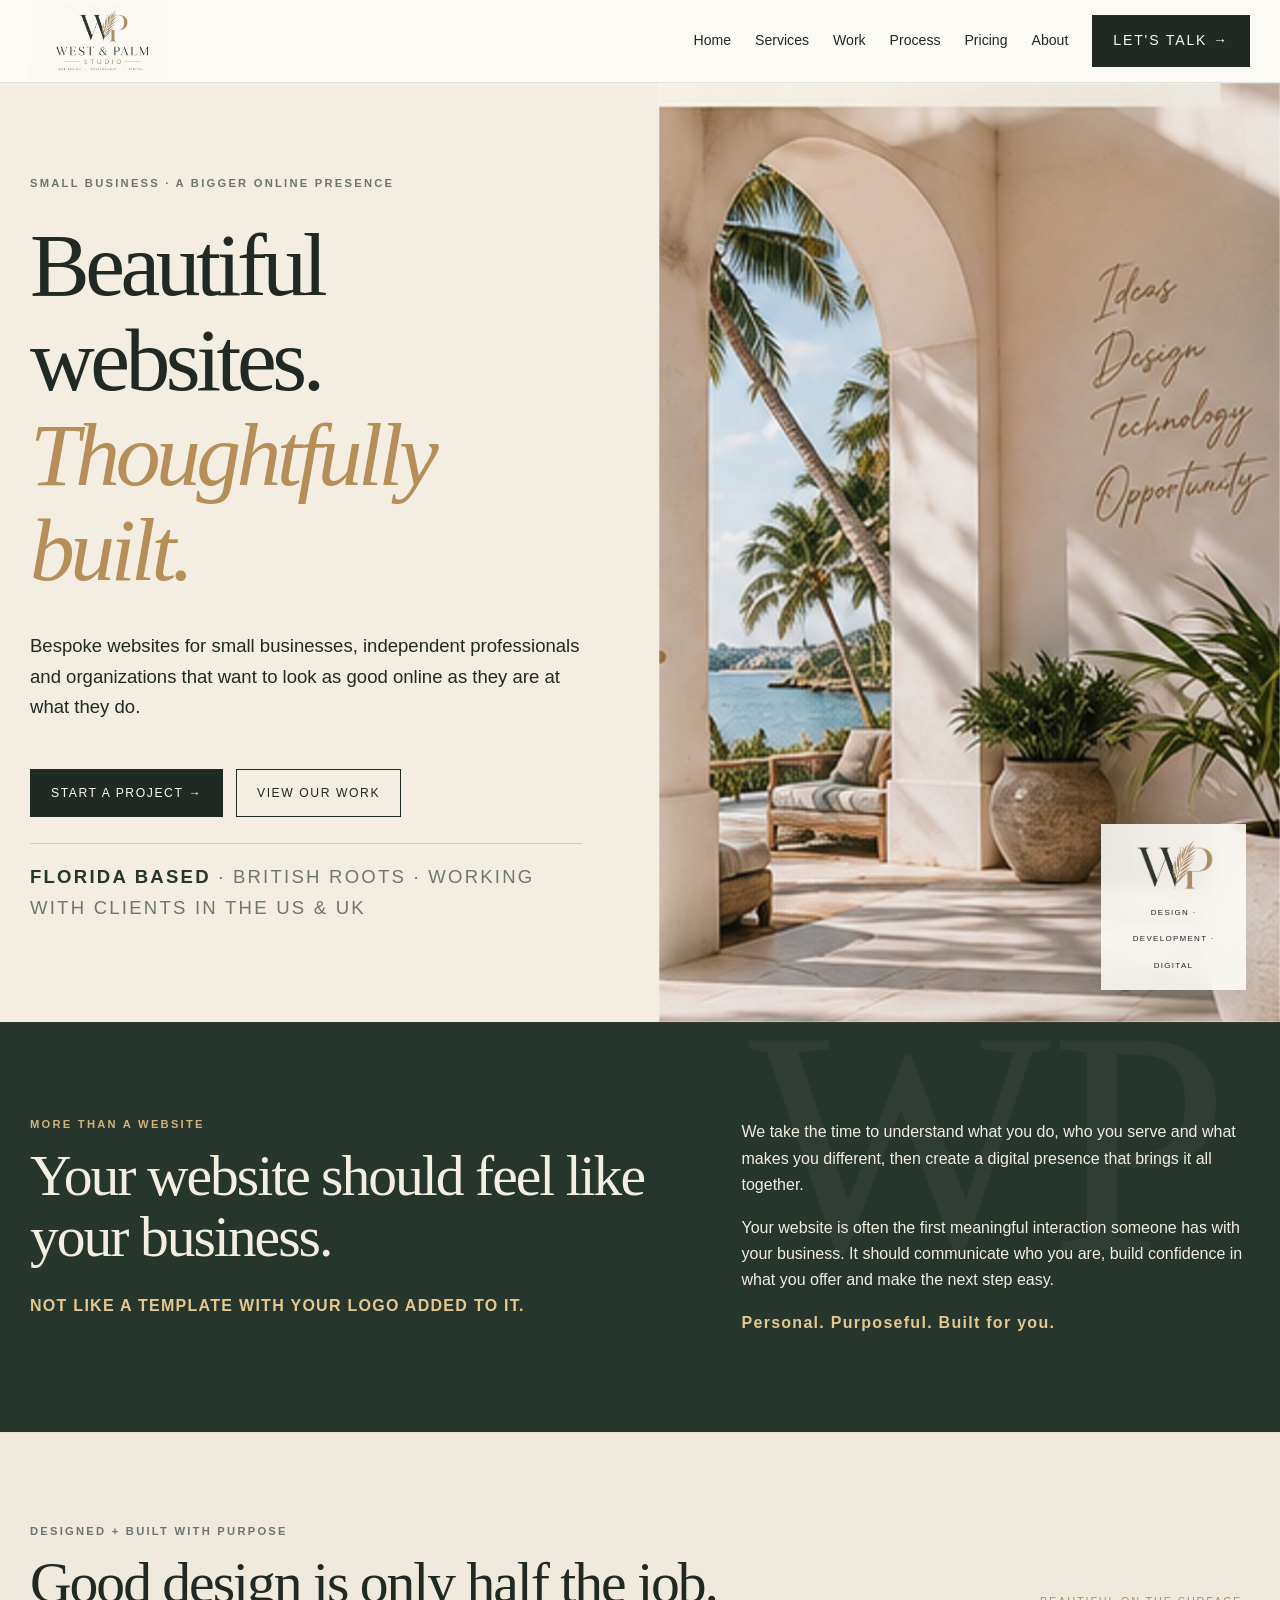
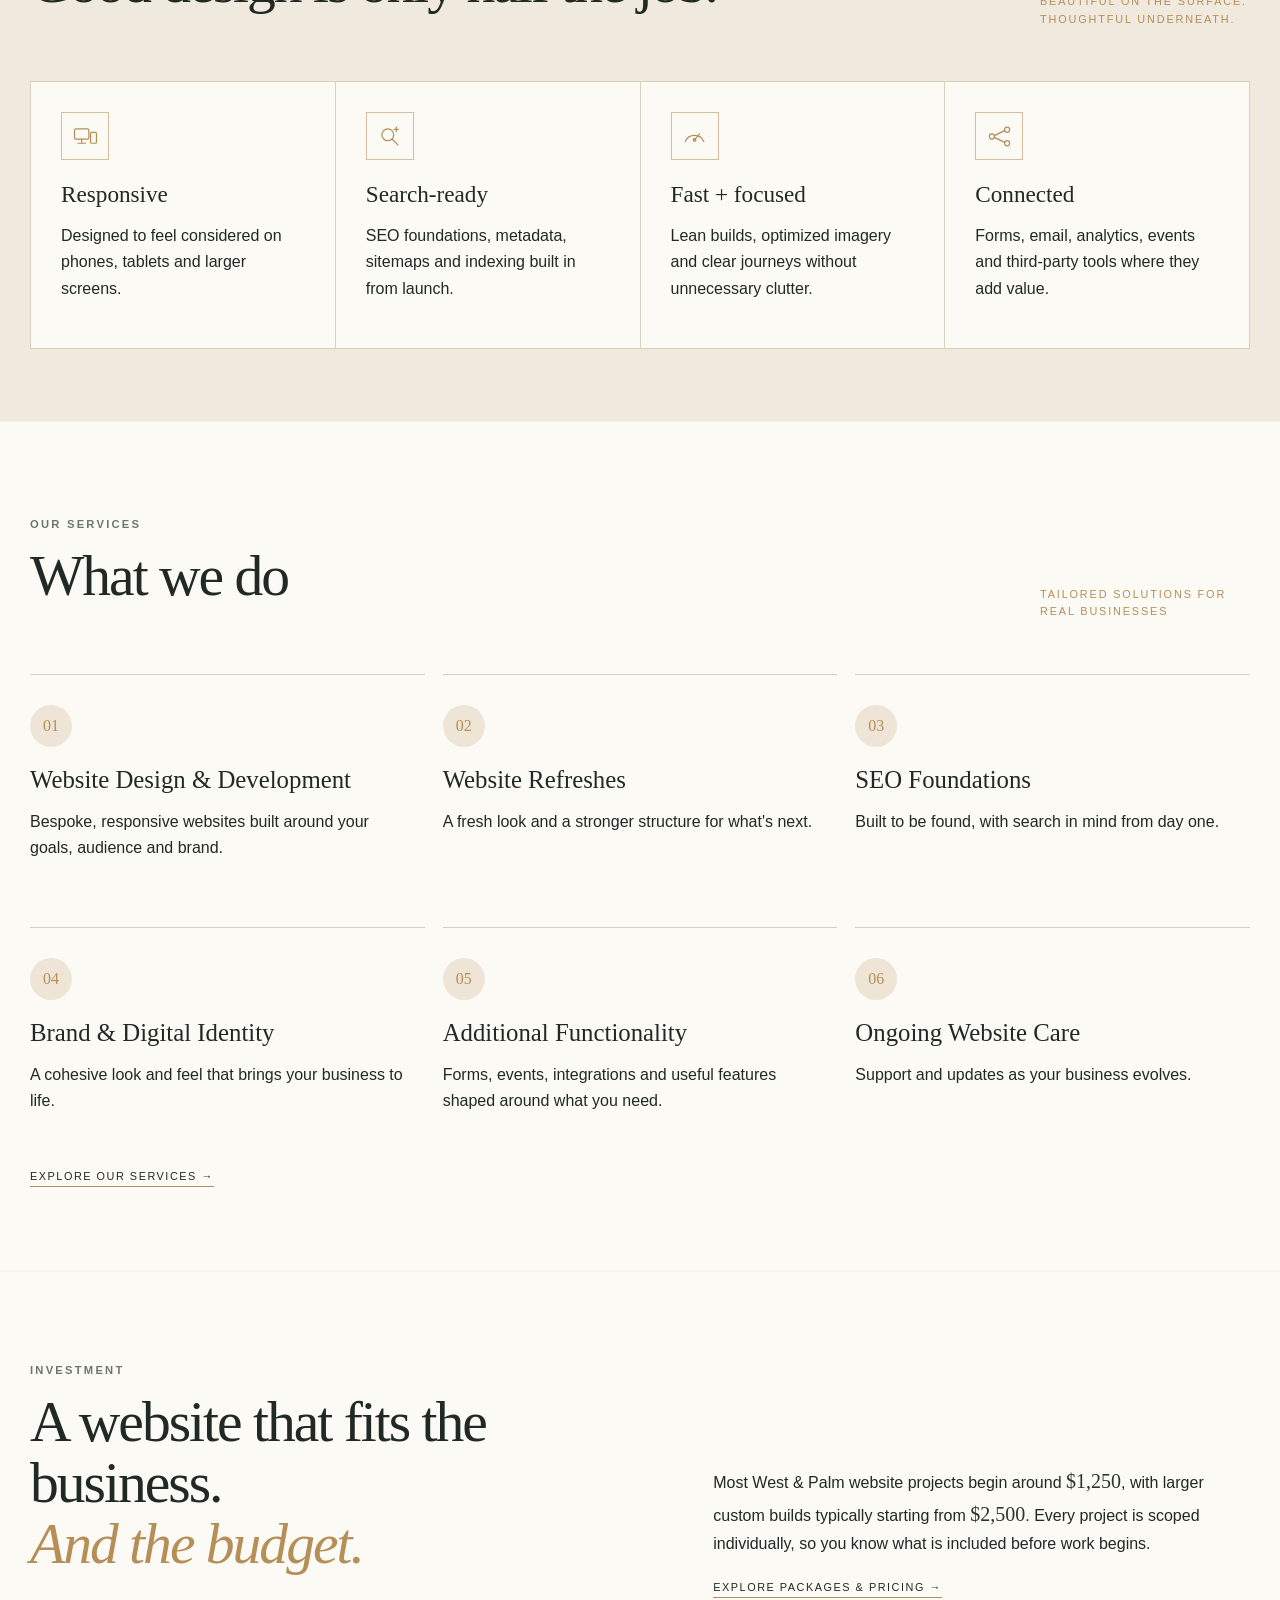
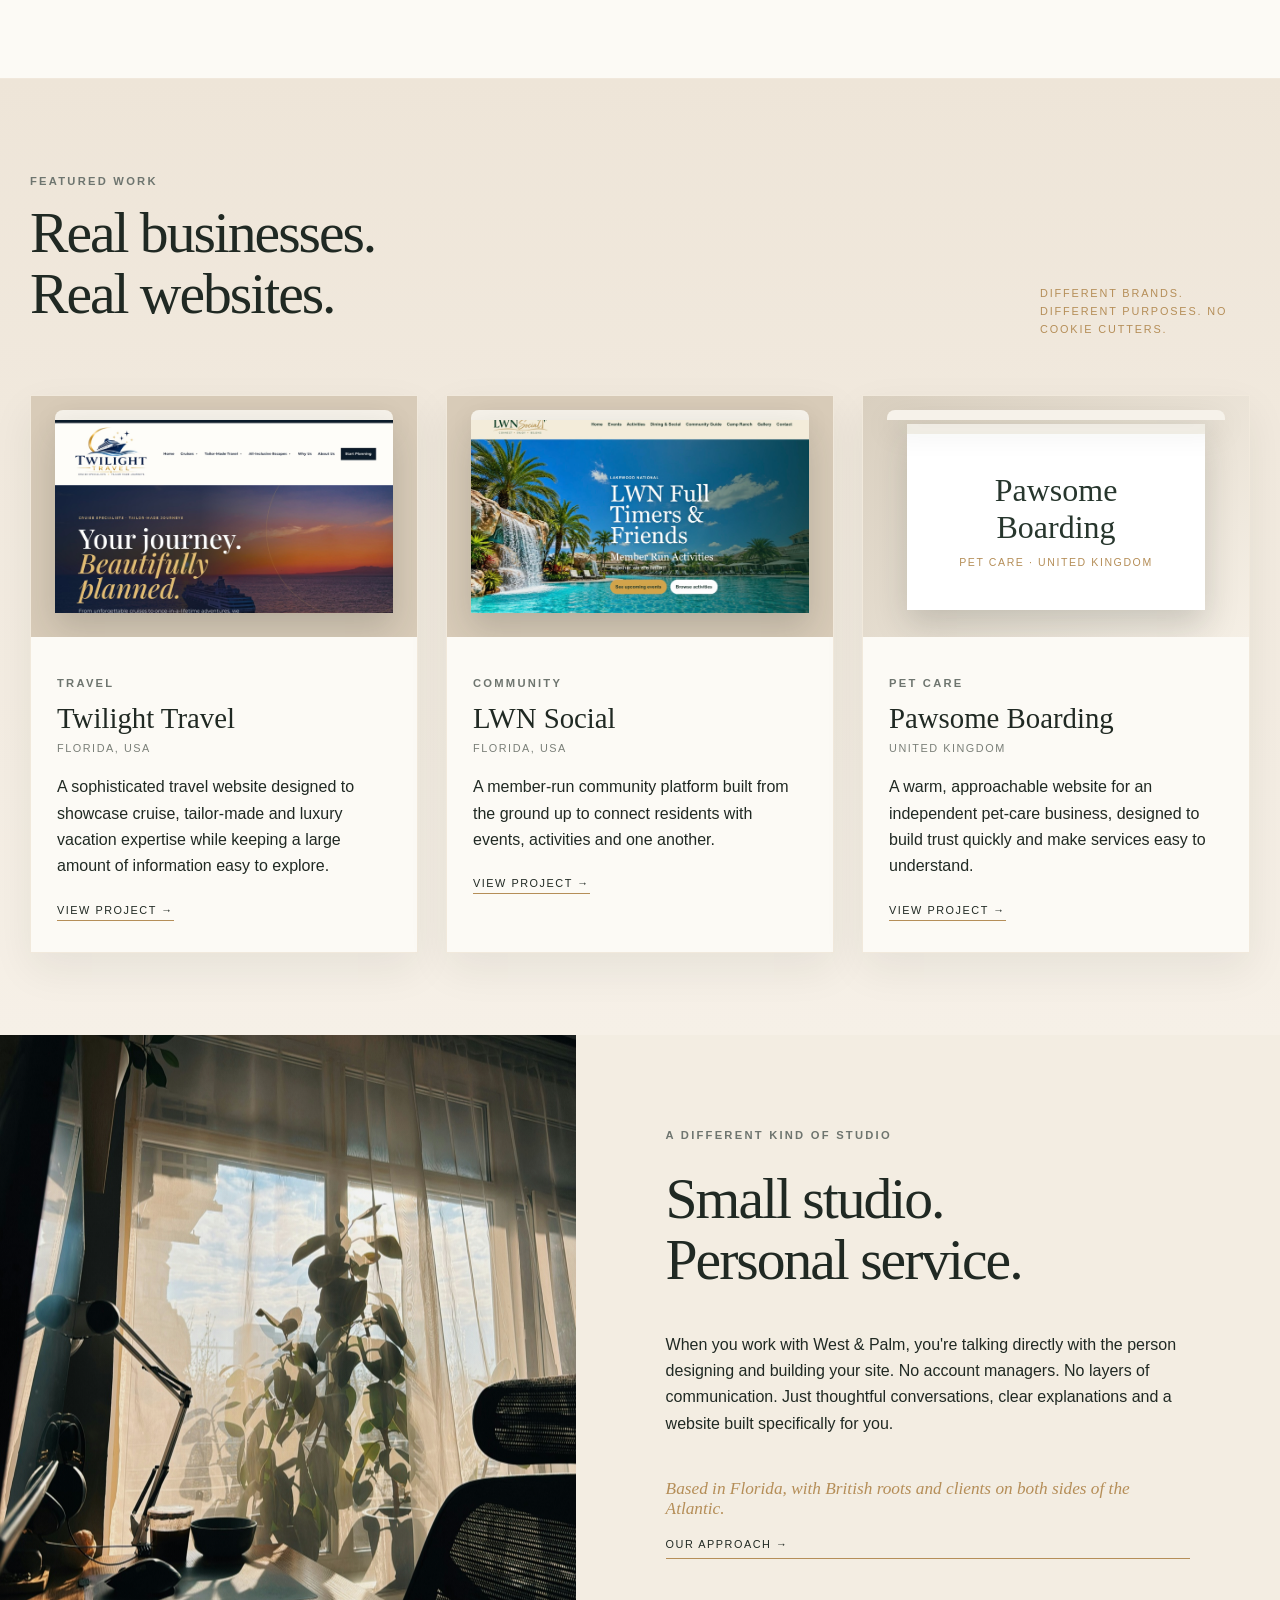
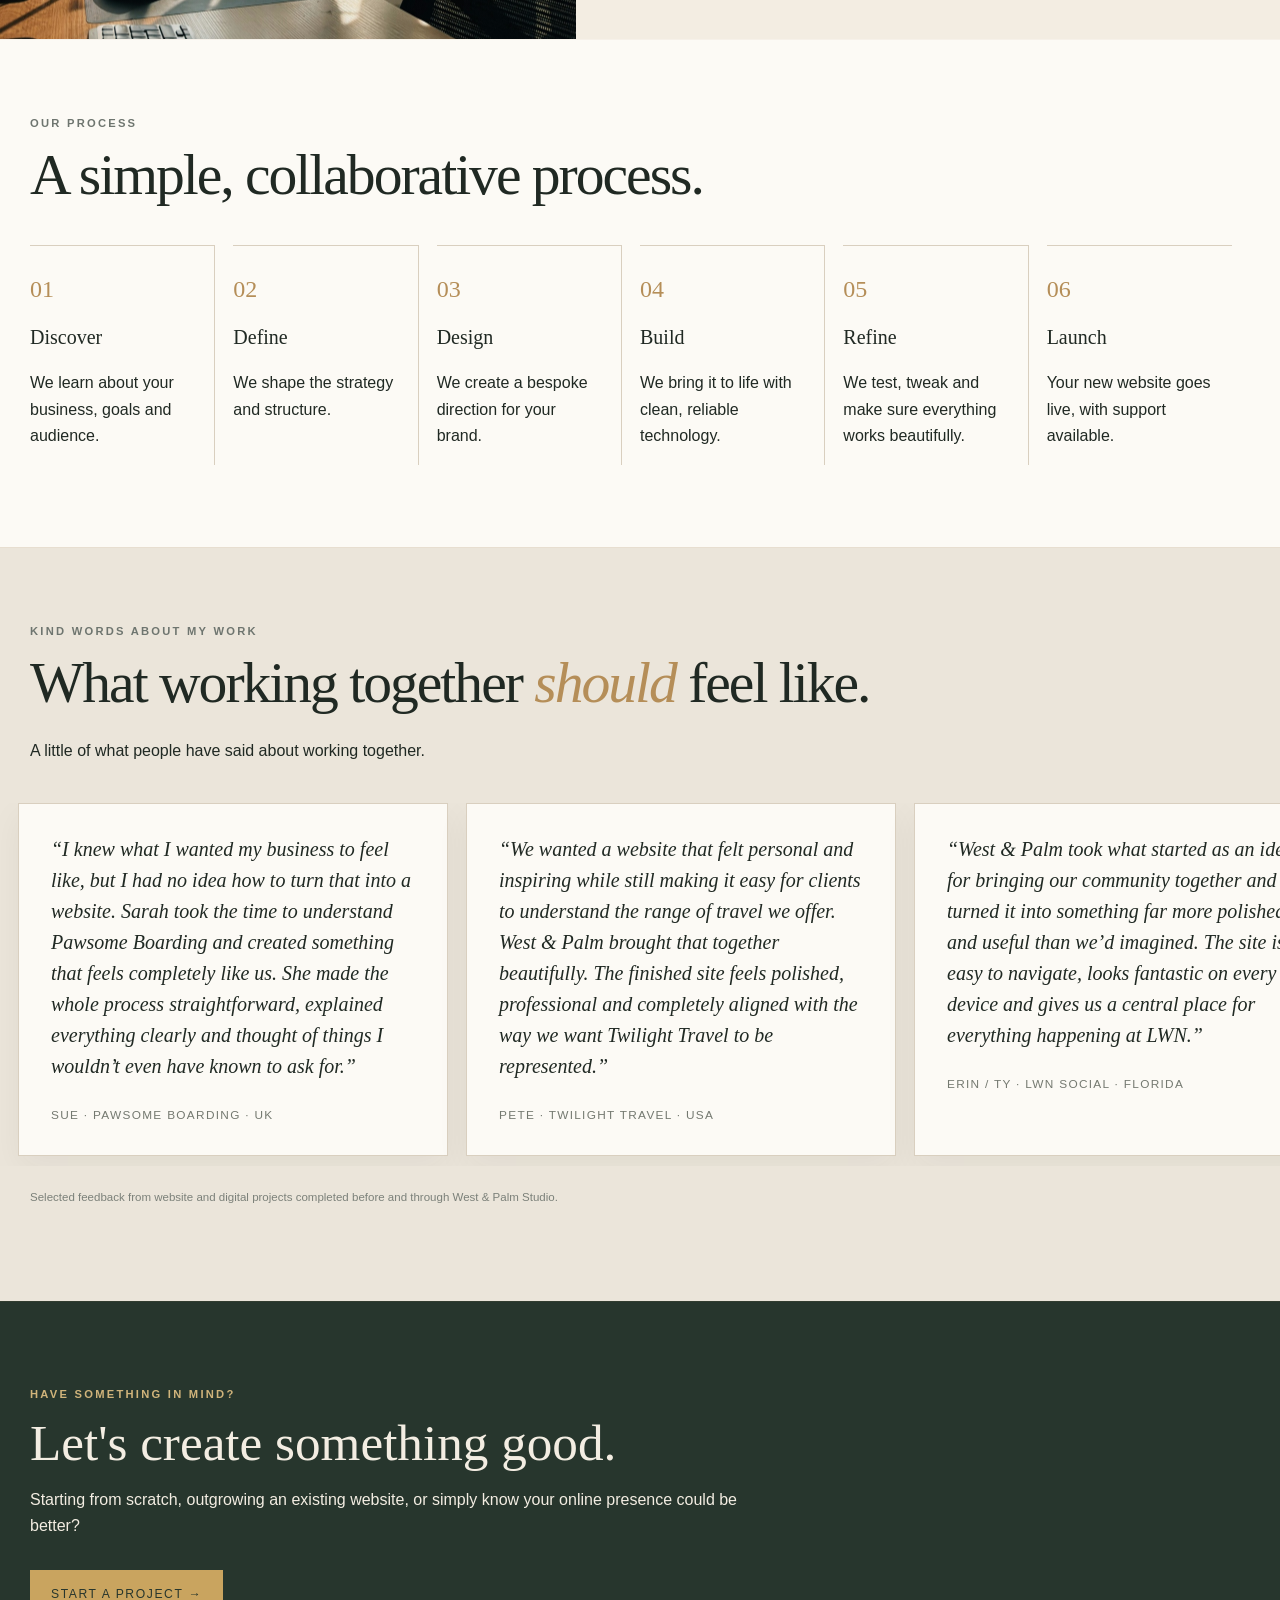
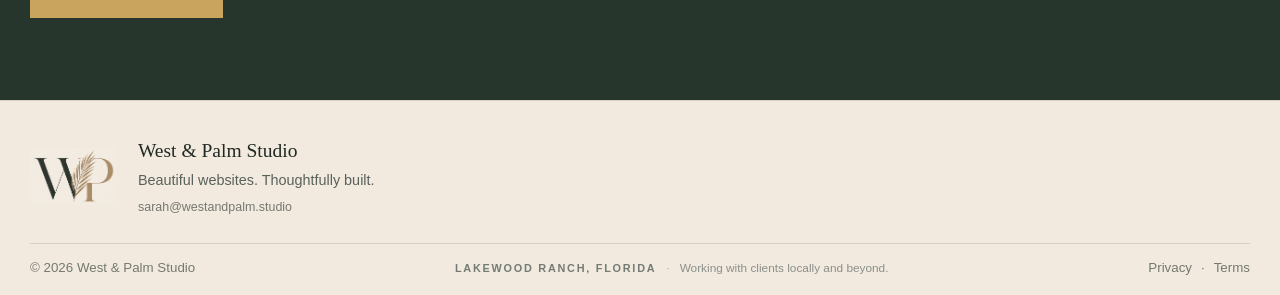
<file: index.html>
<!DOCTYPE html>

<html lang="en"><head><meta charset="utf-8"/><meta content="width=device-width,initial-scale=1" name="viewport"/><title>Beautiful websites. Thoughtfully built. | West &amp; Palm Studio</title><meta content="Bespoke website design and development for small businesses, independent professionals and organizations, based in Lakewood Ranch, Florida." name="description"/><link href="assets/wp-transparent.png" rel="icon"/><link href="styles.css" rel="stylesheet"/><link href="https://westandpalm.studio/" rel="canonical"/><meta content="website" property="og:type"/><meta content="West &amp; Palm Studio" property="og:site_name"/><meta content="en_US" property="og:locale"/><meta content="Beautiful websites. Thoughtfully built. | West &amp; Palm Studio" property="og:title"/><meta content="Bespoke website design and development for small businesses, independent professionals and organizations, based in Lakewood Ranch, Florida." property="og:description"/><meta content="https://westandpalm.studio/" property="og:url"/><meta content="https://westandpalm.studio/assets/west-palm-social.jpg" property="og:image"/><meta content="1200" property="og:image:width"/><meta content="630" property="og:image:height"/><meta content="West &amp; Palm Studio — Beautiful websites. Thoughtfully built." property="og:image:alt"/><meta content="summary_large_image" name="twitter:card"/><meta content="Beautiful websites. Thoughtfully built. | West &amp; Palm Studio" name="twitter:title"/><meta content="Bespoke website design and development for small businesses, independent professionals and organizations, based in Lakewood Ranch, Florida." name="twitter:description"/><meta content="https://westandpalm.studio/assets/west-palm-social.jpg" name="twitter:image"/><script type="application/ld+json">{"@context":"https://schema.org","@type":"ProfessionalService","name":"West & Palm Studio","url":"https://westandpalm.studio/","logo":"https://westandpalm.studio/assets/west-palm-logo.png","image":"https://westandpalm.studio/assets/west-palm-social.jpg","email":"sarah@westandpalm.studio","description":"Bespoke website design and development for small businesses, independent professionals and organizations, based in Lakewood Ranch, Florida.","areaServed":"United States","address":{"@type":"PostalAddress","addressLocality":"Lakewood Ranch","addressRegion":"FL","addressCountry":"US"},"founder":{"@type":"Person","name":"Sarah Cullen"}}</script></head><body class="page-home"><header class="nav"><div class="wrap"><a aria-label="West &amp; Palm Studio" class="brand header-logo" href="index.html"><img alt="West &amp; Palm Studio" src="assets/west-palm-header-transparent.png"/></a><nav class="links"><a href="index.html">Home</a><a href="services.html">Services</a><a href="work.html">Work</a><a href="process.html">Process</a><a href="pricing.html">Pricing</a><a href="about.html">About</a><a class="btn fill" href="contact.html">Let's talk →</a></nav><button aria-controls="mobile-navigation" aria-expanded="false" aria-label="Open navigation" class="mobile-menu-toggle" type="button"><span></span><span></span><span></span></button><nav aria-label="Mobile navigation" class="mobile-navigation" id="mobile-navigation"><a href="index.html">Home</a><a href="services.html">Services</a><a href="work.html">Work</a><a href="process.html">Process</a><a href="pricing.html">Pricing</a><a href="about.html">About</a><a class="mobile-menu-cta" href="contact.html">Let's talk →</a></nav></div></header><main>
<section class="hero"><div class="hero-grid"><div class="hero-copy"><p class="eyebrow">Small business · A bigger online presence</p><h1>Beautiful websites.<em>Thoughtfully built.</em></h1><p>Bespoke websites for small businesses, independent professionals and organizations that want to look as good online as they are at what they do.</p><div class="actions"><a class="btn fill" href="contact.html">Start a project →</a><a class="btn" href="work.html">View our work</a></div><p class="hero-proof"><strong>Florida based</strong> · British roots · Working with clients in the US &amp; UK</p></div><div aria-label="Warm coastal architecture and palms" class="hero-visual"><div class="hero-stamp"><img alt="" src="assets/wp-transparent.png"/><span>Design · Development · Digital</span></div></div></div></section>
<section class="section intro-band"><div class="wrap intro reveal"><div><p class="eyebrow">More than a website</p><h2>Your website should feel like your business.</h2><p><strong>NOT LIKE A TEMPLATE WITH YOUR LOGO ADDED TO IT.</strong></p></div><div><p>We take the time to understand what you do, who you serve and what makes you different, then create a digital presence that brings it all together.</p><p>Your website is often the first meaningful interaction someone has with your business. It should communicate who you are, build confidence in what you offer and make the next step easy.</p><p><strong>Personal. Purposeful. Built for you.</strong></p></div></div></section>
<section class="section capability-strip"><div class="wrap reveal"><div class="services-head"><div><p class="eyebrow">Designed + built with purpose</p><h2>Good design is only half the job.</h2></div><p class="micro">Beautiful on the surface. Thoughtful underneath.</p></div><div class="capability-icon-grid">
<article><span aria-hidden="true" class="line-icon"><svg viewbox="0 0 32 32"><rect height="12" rx="1.5" width="17" x="3" y="7"></rect><path d="M7 24h9M11.5 19v5"></path><rect height="13" rx="1.5" width="7" x="22" y="11"></rect></svg></span><h3>Responsive</h3><p>Designed to feel considered on phones, tablets and larger screens.</p></article>
<article><span aria-hidden="true" class="line-icon"><svg viewbox="0 0 32 32"><circle cx="14" cy="14" r="7"></circle><path d="m19 19 7 7M24 5v5M21.5 7.5h5"></path></svg></span><h3>Search-ready</h3><p>SEO foundations, metadata, sitemaps and indexing built in from launch.</p></article>
<article><span aria-hidden="true" class="line-icon"><svg viewbox="0 0 32 32"><path d="M5 22a12 12 0 0 1 22 0"></path><path d="m16 20 6-7"></path><circle cx="16" cy="20" r="1.5"></circle></svg></span><h3>Fast + focused</h3><p>Lean builds, optimized imagery and clear journeys without unnecessary clutter.</p></article>
<article><span aria-hidden="true" class="line-icon"><svg viewbox="0 0 32 32"><circle cx="7" cy="16" r="3"></circle><circle cx="25" cy="8" r="3"></circle><circle cx="25" cy="24" r="3"></circle><path d="m10 15 12-6M10 17l12 6"></path></svg></span><h3>Connected</h3><p>Forms, email, analytics, events and third-party tools where they add value.</p></article>
</div></div></section>
<section class="section"><div class="wrap reveal"><div class="services-head"><div><p class="eyebrow">Our services</p><h2>What we do</h2></div><p class="micro">Tailored solutions for real businesses</p></div><div class="cards"><div class="card"><span>01</span><h3>Website Design &amp; Development</h3><p>Bespoke, responsive websites built around your goals, audience and brand.</p></div><div class="card"><span>02</span><h3>Website Refreshes</h3><p>A fresh look and a stronger structure for what's next.</p></div><div class="card"><span>03</span><h3>SEO Foundations</h3><p>Built to be found, with search in mind from day one.</p></div><div class="card"><span>04</span><h3>Brand &amp; Digital Identity</h3><p>A cohesive look and feel that brings your business to life.</p></div><div class="card"><span>05</span><h3>Additional Functionality</h3><p>Forms, events, integrations and useful features shaped around what you need.</p></div><div class="card"><span>06</span><h3>Ongoing Website Care</h3><p>Support and updates as your business evolves.</p></div></div><a class="text-link" href="services.html">Explore our services →</a></div></section>
<section class="section pricing-teaser"><div class="wrap reveal"><div class="pricing-teaser-grid"><div><p class="eyebrow">Investment</p><h2>A website that fits the business.<br/><em>And the budget.</em></h2></div><div><p>Most West &amp; Palm website projects begin around <strong>$1,250</strong>, with larger custom builds typically starting from <strong>$2,500</strong>. Every project is scoped individually, so you know what is included before work begins.</p><a class="text-link" href="pricing.html">Explore packages &amp; pricing →</a></div></div></div></section><section class="section work-section"><div class="wrap reveal"><div class="services-head"><div><p class="eyebrow">Featured work</p><h2>Real businesses.<br/>Real websites.</h2></div><p class="micro">Different brands. Different purposes. No cookie cutters.</p></div><div class="work work-three"><article class="project"><div class="project-shot"><img alt="Twilight Travel website homepage" src="assets/twilight-travel.jpg"/></div><div class="project-copy"><p class="eyebrow">Travel</p><h3>Twilight Travel</h3><p class="project-location">Florida, USA</p><p>A sophisticated travel website designed to showcase cruise, tailor-made and luxury vacation expertise while keeping a large amount of information easy to explore.</p><a class="text-link" href="work.html#twilight-travel">View project →</a></div></article><article class="project"><div class="project-shot"><img alt="LWN Social website homepage" src="assets/lwn-social.jpg"/></div><div class="project-copy"><p class="eyebrow">Community</p><h3>LWN Social</h3><p class="project-location">Florida, USA</p><p>A member-run community platform built from the ground up to connect residents with events, activities and one another.</p><a class="text-link" href="work.html#lwn-social">View project →</a></div></article><article class="project"><div class="project-shot project-placeholder"><div class="project-placeholder-card"><strong>Pawsome Boarding</strong><span>Pet care · United Kingdom</span></div></div><div class="project-copy"><p class="eyebrow">Pet care</p><h3>Pawsome Boarding</h3><p class="project-location">United Kingdom</p><p>A warm, approachable website for an independent pet-care business, designed to build trust quickly and make services easy to understand.</p><a class="text-link" href="work.html">View project →</a></div></article></div></div></section>
<section class="studio reveal"><div aria-label="West and Palm Studio visual identity" class="studio-image" role="img"></div><div class="studio-copy"><p class="eyebrow">A different kind of studio</p><h2>Small studio.<br/>Personal service.</h2><p>When you work with West &amp; Palm, you're talking directly with the person designing and building your site. No account managers. No layers of communication. Just thoughtful conversations, clear explanations and a website built specifically for you.</p><p class="international-line">Based in Florida, with British roots and clients on both sides of the Atlantic.</p><a class="text-link" href="about.html">Our approach →</a></div></section>
<section class="section process-preview"><div class="wrap reveal"><p class="eyebrow">Our process</p><h2>A simple, collaborative process.</h2><div class="process"><div class="step" data-num="01"><b>Discover</b><p>We learn about your business, goals and audience.</p></div><div class="step" data-num="02"><b>Define</b><p>We shape the strategy and structure.</p></div><div class="step" data-num="03"><b>Design</b><p>We create a bespoke direction for your brand.</p></div><div class="step" data-num="04"><b>Build</b><p>We bring it to life with clean, reliable technology.</p></div><div class="step" data-num="05"><b>Refine</b><p>We test, tweak and make sure everything works beautifully.</p></div><div class="step" data-num="06"><b>Launch</b><p>Your new website goes live, with support available.</p></div></div></div></section>
<section class="section testimonial-section"><div class="wrap testimonial-heading reveal"><p class="eyebrow">Kind words about my work</p><h2>What working together <em>should</em> feel like.</h2><p>A little of what people have said about working together.</p><div class="testimonial-marquee">
<div class="testimonial-track"><blockquote class="client-voice"><p>“I knew what I wanted my business to feel like, but I had no idea how to turn that into a website. Sarah took the time to understand Pawsome Boarding and created something that feels completely like us. She made the whole process straightforward, explained everything clearly and thought of things I wouldn’t even have known to ask for.”</p><footer>Sue · Pawsome Boarding · UK</footer></blockquote><blockquote class="client-voice"><p>“We wanted a website that felt personal and inspiring while still making it easy for clients to understand the range of travel we offer. West &amp; Palm brought that together beautifully. The finished site feels polished, professional and completely aligned with the way we want Twilight Travel to be represented.”</p><footer>Pete · Twilight Travel · USA</footer></blockquote><blockquote class="client-voice"><p>“West &amp; Palm took what started as an idea for bringing our community together and turned it into something far more polished and useful than we’d imagined. The site is easy to navigate, looks fantastic on every device and gives us a central place for everything happening at LWN.”</p><footer>Erin / Ty · LWN Social · Florida</footer></blockquote><blockquote aria-hidden="true" class="client-voice"><p>“I knew what I wanted my business to feel like, but I had no idea how to turn that into a website. Sarah took the time to understand Pawsome Boarding and created something that feels completely like us. She made the whole process straightforward, explained everything clearly and thought of things I wouldn’t even have known to ask for.”</p><footer>Sue · Pawsome Boarding · UK</footer></blockquote><blockquote aria-hidden="true" class="client-voice"><p>“We wanted a website that felt personal and inspiring while still making it easy for clients to understand the range of travel we offer. West &amp; Palm brought that together beautifully. The finished site feels polished, professional and completely aligned with the way we want Twilight Travel to be represented.”</p><footer>Pete · Twilight Travel · USA</footer></blockquote><blockquote aria-hidden="true" class="client-voice"><p>“West &amp; Palm took what started as an idea for bringing our community together and turned it into something far more polished and useful than we’d imagined. The site is easy to navigate, looks fantastic on every device and gives us a central place for everything happening at LWN.”</p><footer>Erin / Ty · LWN Social · Florida</footer></blockquote></div></div><p class="testimonial-note">Selected feedback from website and digital projects completed before and through West &amp; Palm Studio.</p></div></section>
<section class="section dark"><div class="wrap reveal"><p class="eyebrow">Have something in mind?</p><p class="quote">Let's create something good.</p><p>Starting from scratch, outgrowing an existing website, or simply know your online presence could be better?</p><a class="btn" href="contact.html">Start a project →</a></div></section></main><footer class="footer"><div class="wrap footer-main"><div class="footer-brand"><div class="footer-brand-lockup"><a aria-label="West &amp; Palm Studio" class="footer-mark" href="index.html"><img alt="" src="assets/wp-transparent.png"/></a><div><p class="footer-studio-name">West &amp; Palm Studio</p><p class="footer-tagline">Beautiful websites. Thoughtfully built.</p><a class="footer-email" href="mailto:sarah@westandpalm.studio">sarah@westandpalm.studio</a></div></div></div></div><div class="wrap footer-bottom"><small>© <span data-year=""></span> West &amp; Palm Studio</small><small class="footer-location-line"><span class="footer-location-place">Lakewood Ranch, Florida</span><span class="footer-location-copy">Working with clients locally and beyond.</span></small><small class="footer-legal"><a href="privacy.html">Privacy</a><span>·</span><a href="terms.html">Terms</a></small></div></footer><script src="script.js"></script></body></html>
</file>
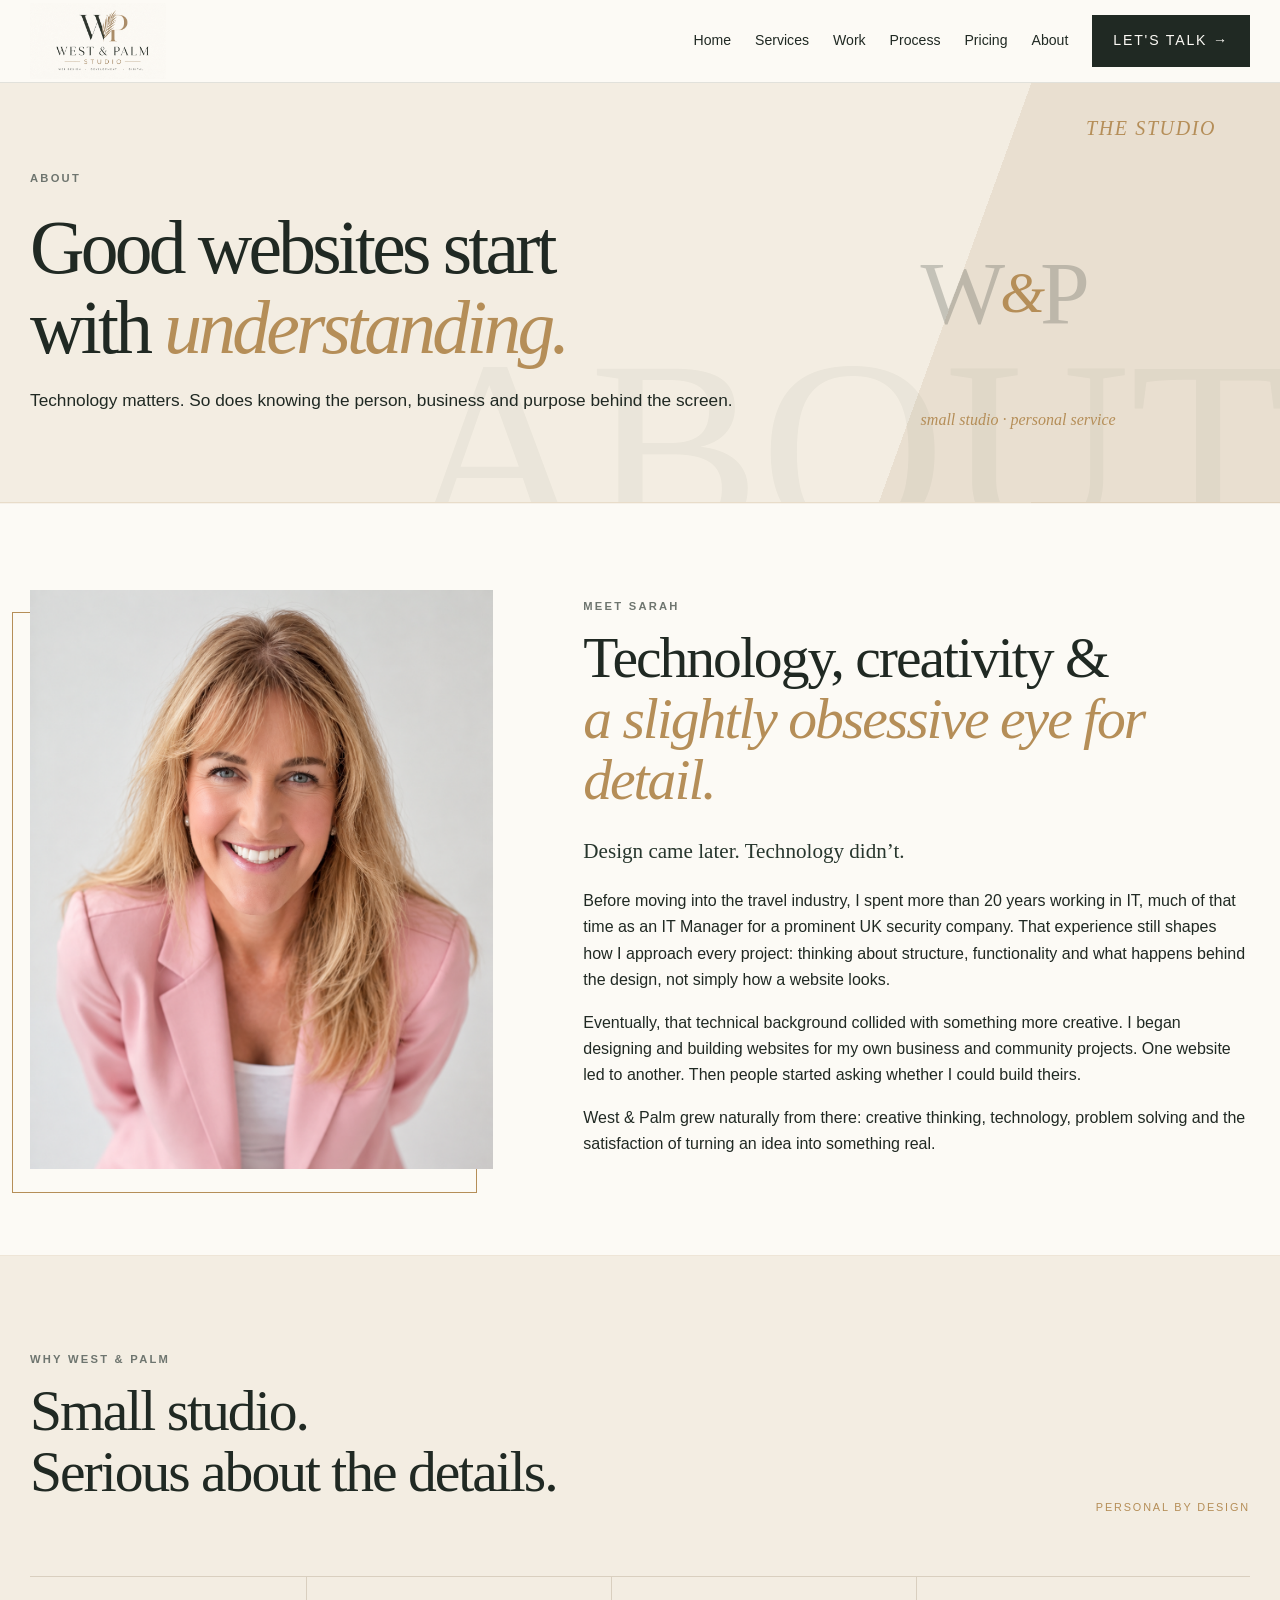
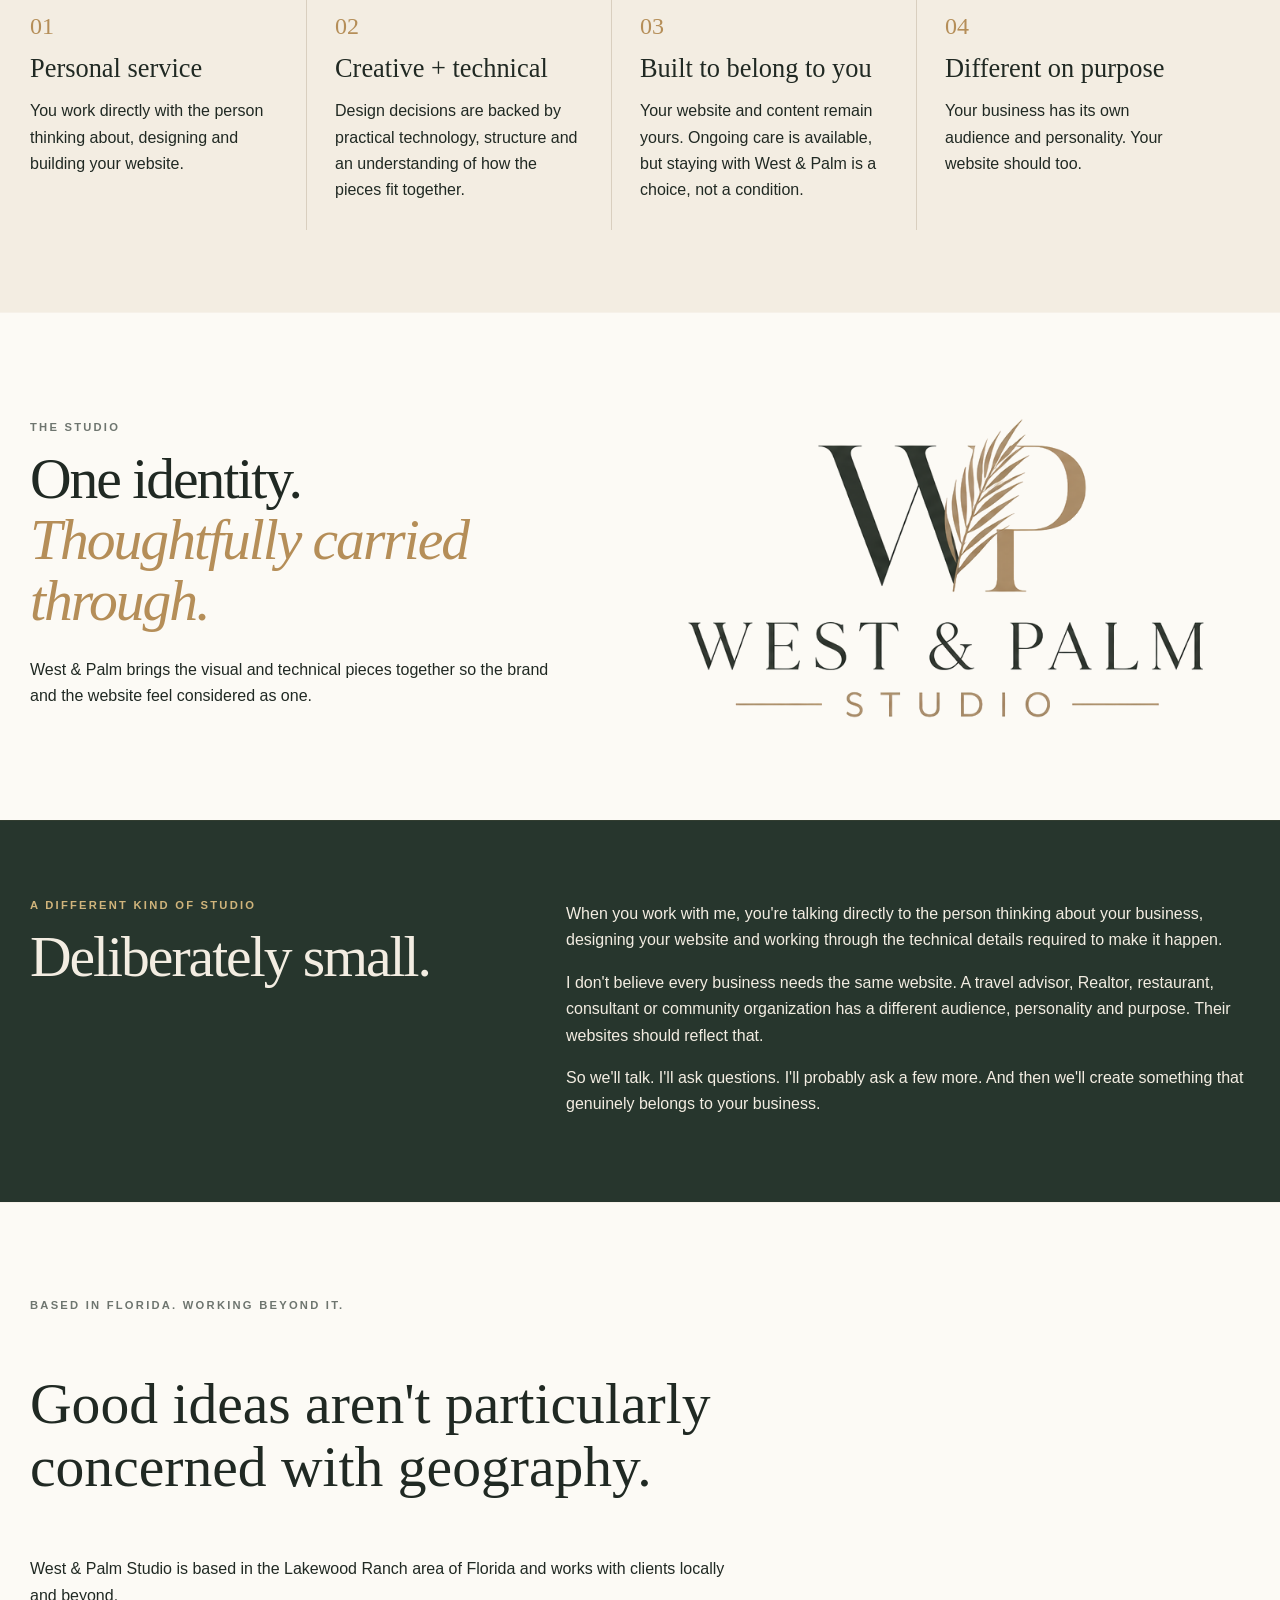
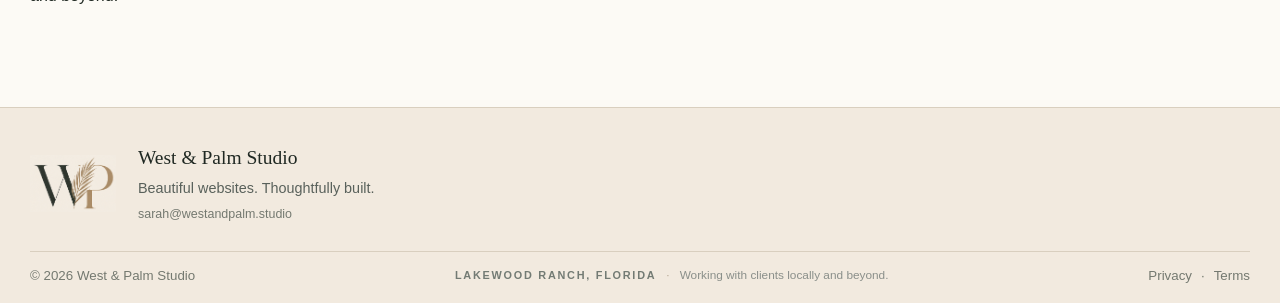
<file: about.html>
<!DOCTYPE html>

<html lang="en"><head><meta charset="utf-8"/><meta content="width=device-width,initial-scale=1" name="viewport"/><title>About Sarah Cullen | West &amp; Palm Studio</title><meta content="Meet Sarah Cullen and discover the creative and technical experience behind West &amp; Palm Studio in Lakewood Ranch, Florida." name="description"/><link href="assets/wp-transparent.png" rel="icon"/><link href="styles.css" rel="stylesheet"/><link href="https://westandpalm.studio/about" rel="canonical"/><meta content="website" property="og:type"/><meta content="West &amp; Palm Studio" property="og:site_name"/><meta content="en_US" property="og:locale"/><meta content="About Sarah Cullen | West &amp; Palm Studio" property="og:title"/><meta content="Meet Sarah Cullen and discover the creative and technical experience behind West &amp; Palm Studio in Lakewood Ranch, Florida." property="og:description"/><meta content="https://westandpalm.studio/about" property="og:url"/><meta content="https://westandpalm.studio/assets/west-palm-social.jpg" property="og:image"/><meta content="1200" property="og:image:width"/><meta content="630" property="og:image:height"/><meta content="West &amp; Palm Studio — Beautiful websites. Thoughtfully built." property="og:image:alt"/><meta content="summary_large_image" name="twitter:card"/><meta content="About Sarah Cullen | West &amp; Palm Studio" name="twitter:title"/><meta content="Meet Sarah Cullen and discover the creative and technical experience behind West &amp; Palm Studio in Lakewood Ranch, Florida." name="twitter:description"/><meta content="https://westandpalm.studio/assets/west-palm-social.jpg" name="twitter:image"/></head><body class="page-about"><header class="nav"><div class="wrap"><a aria-label="West &amp; Palm Studio" class="brand header-logo" href="index.html"><img alt="West &amp; Palm Studio" src="assets/west-palm-header-transparent.png"/></a><nav class="links"><a href="index.html">Home</a><a href="services.html">Services</a><a href="work.html">Work</a><a href="process.html">Process</a><a href="pricing.html">Pricing</a><a href="about.html">About</a><a class="btn fill" href="contact.html">Let's talk →</a></nav><button aria-controls="mobile-navigation" aria-expanded="false" aria-label="Open navigation" class="mobile-menu-toggle" type="button"><span></span><span></span><span></span></button><nav aria-label="Mobile navigation" class="mobile-navigation" id="mobile-navigation"><a href="index.html">Home</a><a href="services.html">Services</a><a href="work.html">Work</a><a href="process.html">Process</a><a href="pricing.html">Pricing</a><a href="about.html">About</a><a class="mobile-menu-cta" href="contact.html">Let's talk →</a></nav></div></header><main><section class="pagehero editorial-hero about-hero"><div class="wrap hero-editorial-grid"><div class="hero-editorial-copy"><p class="eyebrow">About</p><h1>Good websites start<br/>with <em>understanding.</em></h1><p>Technology matters. So does knowing the person, business and purpose behind the screen.</p></div><div aria-hidden="true" class="hero-editorial-art about-art"><b>W</b><span>&amp;</span><b>P</b><i>small studio · personal service</i></div></div></section><section class="section about-sarah"><div class="wrap about-sarah-grid"><div class="sarah-photo"><img alt="Sarah Cullen, West &amp; Palm Studio" src="assets/sarah-cullen.png"/></div><div class="sarah-story"><p class="eyebrow">Meet Sarah</p><h2>Technology, creativity &amp;<br/><em>a slightly obsessive eye for detail.</em></h2><p class="about-tech-lead">Design came later. Technology didn’t.</p><p>Before moving into the travel industry, I spent more than 20 years working in IT, much of that time as an IT Manager for a prominent UK security company. That experience still shapes how I approach every project: thinking about structure, functionality and what happens behind the design, not simply how a website looks.</p><p>Eventually, that technical background collided with something more creative. I began designing and building websites for my own business and community projects. One website led to another. Then people started asking whether I could build theirs.</p><p>West &amp; Palm grew naturally from there: creative thinking, technology, problem solving and the satisfaction of turning an idea into something real.</p></div></div></section><section class="section why-wp"><div class="wrap"><div class="services-head"><div><p class="eyebrow">Why West &amp; Palm</p><h2>Small studio.<br/>Serious about the details.</h2></div><p class="micro">Personal by design</p></div><div class="thinking-grid"><article><span>01</span><h3>Personal service</h3><p>You work directly with the person thinking about, designing and building your website.</p></article><article><span>02</span><h3>Creative + technical</h3><p>Design decisions are backed by practical technology, structure and an understanding of how the pieces fit together.</p></article><article><span>03</span><h3>Built to belong to you</h3><p>Your website and content remain yours. Ongoing care is available, but staying with West &amp; Palm is a choice, not a condition.</p></article><article><span>04</span><h3>Different on purpose</h3><p>Your business has its own audience and personality. Your website should too.</p></article></div></div></section><section class="section about-brand-signature"><div class="wrap about-brand-signature-grid"><div><p class="eyebrow">The studio</p><h2>One identity.<br/><em>Thoughtfully carried through.</em></h2><p>West &amp; Palm brings the visual and technical pieces together so the brand and the website feel considered as one.</p></div><div class="about-brand-logo"><img alt="West &amp; Palm Studio" src="assets/west-palm-logo.png"/></div></div></section><section class="section dark"><div class="wrap split"><div><p class="eyebrow">A different kind of studio</p><h2>Deliberately small.</h2></div><div><p>When you work with me, you're talking directly to the person thinking about your business, designing your website and working through the technical details required to make it happen.</p><p>I don't believe every business needs the same website. A travel advisor, Realtor, restaurant, consultant or community organization has a different audience, personality and purpose. Their websites should reflect that.</p><p>So we'll talk. I'll ask questions. I'll probably ask a few more. And then we'll create something that genuinely belongs to your business.</p></div></div></section><section class="section"><div class="wrap"><p class="eyebrow">Based in Florida. Working beyond it.</p><p class="quote">Good ideas aren't particularly concerned with geography.</p><p>West &amp; Palm Studio is based in the Lakewood Ranch area of Florida and works with clients locally and beyond.</p></div></section></main><footer class="footer"><div class="wrap footer-main"><div class="footer-brand"><div class="footer-brand-lockup"><a aria-label="West &amp; Palm Studio" class="footer-mark" href="index.html"><img alt="" src="assets/wp-transparent.png"/></a><div><p class="footer-studio-name">West &amp; Palm Studio</p><p class="footer-tagline">Beautiful websites. Thoughtfully built.</p><a class="footer-email" href="mailto:sarah@westandpalm.studio">sarah@westandpalm.studio</a></div></div></div></div><div class="wrap footer-bottom"><small>© <span data-year=""></span> West &amp; Palm Studio</small><small class="footer-location-line"><span class="footer-location-place">Lakewood Ranch, Florida</span><span class="footer-location-copy">Working with clients locally and beyond.</span></small><small class="footer-legal"><a href="privacy.html">Privacy</a><span>·</span><a href="terms.html">Terms</a></small></div></footer><script src="script.js"></script></body></html>
</file>
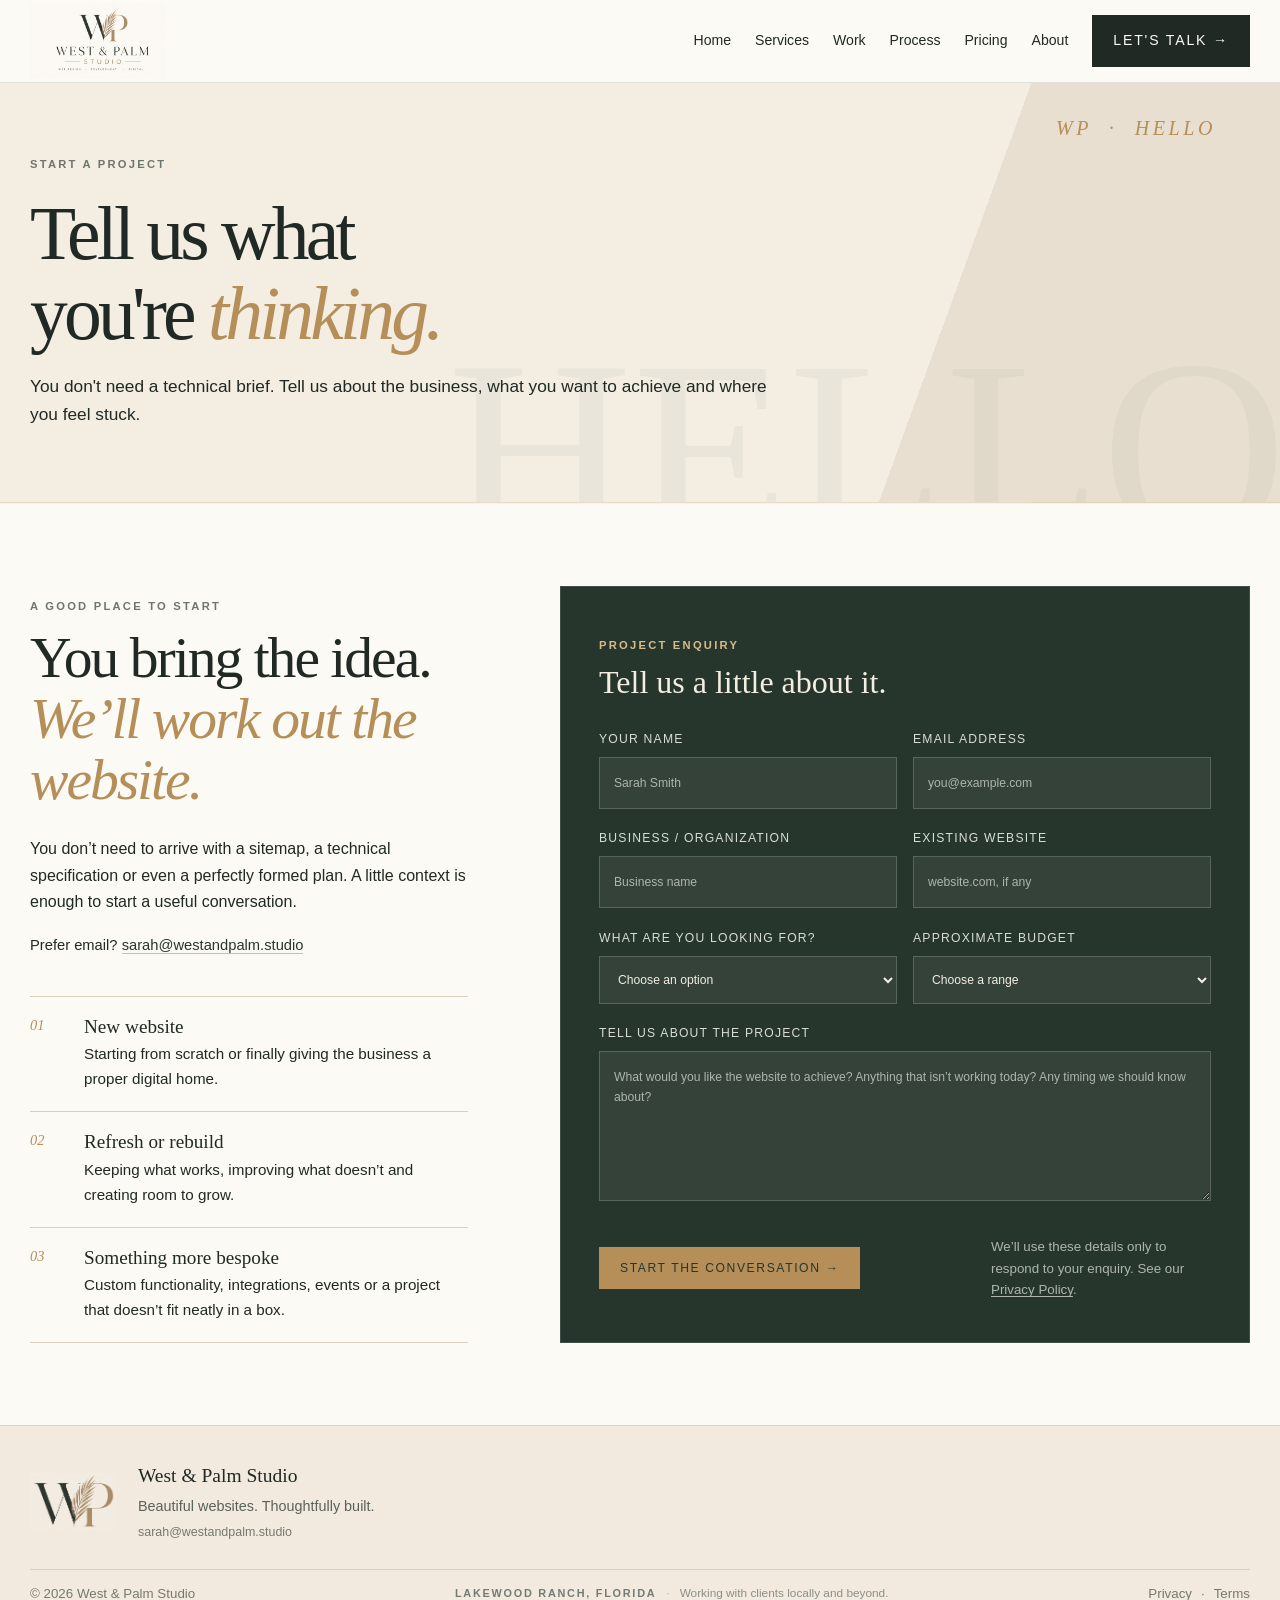
<file: contact.html>
<!DOCTYPE html>

<html lang="en"><head><meta charset="utf-8"/><meta content="width=device-width,initial-scale=1" name="viewport"/><title>Start a Website Project | West &amp; Palm Studio</title><meta content="Start a website project with West &amp; Palm Studio. Tell us about your business, what you want to achieve and where you need help." name="description"/><link href="assets/wp-transparent.png" rel="icon"/><link href="styles.css" rel="stylesheet"/><link href="https://westandpalm.studio/contact" rel="canonical"/><meta content="website" property="og:type"/><meta content="West &amp; Palm Studio" property="og:site_name"/><meta content="en_US" property="og:locale"/><meta content="Start a Website Project | West &amp; Palm Studio" property="og:title"/><meta content="Start a website project with West &amp; Palm Studio. Tell us about your business, what you want to achieve and where you need help." property="og:description"/><meta content="https://westandpalm.studio/contact" property="og:url"/><meta content="https://westandpalm.studio/assets/west-palm-social.jpg" property="og:image"/><meta content="1200" property="og:image:width"/><meta content="630" property="og:image:height"/><meta content="West &amp; Palm Studio — Beautiful websites. Thoughtfully built." property="og:image:alt"/><meta content="summary_large_image" name="twitter:card"/><meta content="Start a Website Project | West &amp; Palm Studio" name="twitter:title"/><meta content="Start a website project with West &amp; Palm Studio. Tell us about your business, what you want to achieve and where you need help." name="twitter:description"/><meta content="https://westandpalm.studio/assets/west-palm-social.jpg" name="twitter:image"/></head><body class="page-contact"><header class="nav"><div class="wrap"><a aria-label="West &amp; Palm Studio" class="brand header-logo" href="index.html"><img alt="West &amp; Palm Studio" src="assets/west-palm-header-transparent.png"/></a><nav class="links"><a href="index.html">Home</a><a href="services.html">Services</a><a href="work.html">Work</a><a href="process.html">Process</a><a href="pricing.html">Pricing</a><a href="about.html">About</a><a class="btn fill" href="contact.html">Let's talk →</a></nav><button aria-controls="mobile-navigation" aria-expanded="false" aria-label="Open navigation" class="mobile-menu-toggle" type="button"><span></span><span></span><span></span></button><nav aria-label="Mobile navigation" class="mobile-navigation" id="mobile-navigation"><a href="index.html">Home</a><a href="services.html">Services</a><a href="work.html">Work</a><a href="process.html">Process</a><a href="pricing.html">Pricing</a><a href="about.html">About</a><a class="mobile-menu-cta" href="contact.html">Let's talk →</a></nav></div></header><main><section class="pagehero editorial-hero contact-hero"><div class="wrap hero-editorial-grid"><div class="hero-editorial-copy"><p class="eyebrow">Start a project</p><h1>Tell us what<br/>you're <em>thinking.</em></h1><p>You don't need a technical brief. Tell us about the business, what you want to achieve and where you feel stuck.</p></div><div aria-hidden="true" class="hero-editorial-art contact-art"><div class="contact-device"><strong>WP</strong><b>·</b><span>HELLO</span><i>good ideas start with a conversation</i></div></div></div></section><section class="section contact-workspace"><div class="wrap contact-grid"><div class="contact-intro"><p class="eyebrow">A good place to start</p><h2>You bring the idea.<br/><em>We’ll work out the website.</em></h2><p>You don’t need to arrive with a sitemap, a technical specification or even a perfectly formed plan. A little context is enough to start a useful conversation.</p><p class="contact-direct-email">Prefer email? <a href="mailto:sarah@westandpalm.studio">sarah@westandpalm.studio</a></p><div class="contact-prompts"><article><span>01</span><div><h3>New website</h3><p>Starting from scratch or finally giving the business a proper digital home.</p></div></article><article><span>02</span><div><h3>Refresh or rebuild</h3><p>Keeping what works, improving what doesn’t and creating room to grow.</p></div></article><article><span>03</span><div><h3>Something more bespoke</h3><p>Custom functionality, integrations, events or a project that doesn’t fit neatly in a box.</p></div></article></div></div><form action="/thanks.html" class="project-form" data-netlify="true" method="POST" name="project-enquiry" netlify-honeypot="bot-field">
<input name="form-name" type="hidden" value="project-enquiry"/>
<p aria-hidden="true" class="form-honeypot"><label>Don’t fill this out if you’re human: <input autocomplete="off" name="bot-field" tabindex="-1"/></label></p>
<div class="form-head"><p class="eyebrow">Project enquiry</p><h3>Tell us a little about it.</h3></div>
<div class="form-row"><label>Your name<input autocomplete="name" name="name" placeholder="Sarah Smith" required=""/></label><label>Email address<input autocomplete="email" name="email" placeholder="you@example.com" required="" type="email"/></label></div>
<div class="form-row"><label>Business / organization<input autocomplete="organization" name="business" placeholder="Business name"/></label><label>Existing website<input inputmode="url" name="website" placeholder="website.com, if any"/></label></div>
<div class="form-row"><label>What are you looking for?<select name="project-type" required=""><option disabled="" selected="" value="">Choose an option</option><option>New website</option><option>Website refresh / rebuild</option><option>Branding &amp; visual identity</option><option>Website + brand</option><option>Hosting &amp; technical setup</option><option>Ongoing website care</option><option>Something more bespoke</option><option>Not sure yet</option></select></label><label>Approximate budget<select name="budget"><option selected="" value="">Choose a range</option><option>$1,000–$2,000</option><option>$2,000–$4,000</option><option>$4,000+</option><option>Not sure yet</option></select></label></div>
<label>Tell us about the project<textarea name="project-details" placeholder="What would you like the website to achieve? Anything that isn’t working today? Any timing we should know about?" required=""></textarea></label>
<div class="form-foot"><button class="btn fill" type="submit">Start the conversation →</button><small>We’ll use these details only to respond to your enquiry. See our <a href="privacy.html">Privacy Policy</a>.</small></div>
</form></div></section></main><footer class="footer"><div class="wrap footer-main"><div class="footer-brand"><div class="footer-brand-lockup"><a aria-label="West &amp; Palm Studio" class="footer-mark" href="index.html"><img alt="" src="assets/wp-transparent.png"/></a><div><p class="footer-studio-name">West &amp; Palm Studio</p><p class="footer-tagline">Beautiful websites. Thoughtfully built.</p><a class="footer-email" href="mailto:sarah@westandpalm.studio">sarah@westandpalm.studio</a></div></div></div></div><div class="wrap footer-bottom"><small>© <span data-year=""></span> West &amp; Palm Studio</small><small class="footer-location-line"><span class="footer-location-place">Lakewood Ranch, Florida</span><span class="footer-location-copy">Working with clients locally and beyond.</span></small><small class="footer-legal"><a href="privacy.html">Privacy</a><span>·</span><a href="terms.html">Terms</a></small></div></footer><script src="script.js"></script></body></html>
</file>
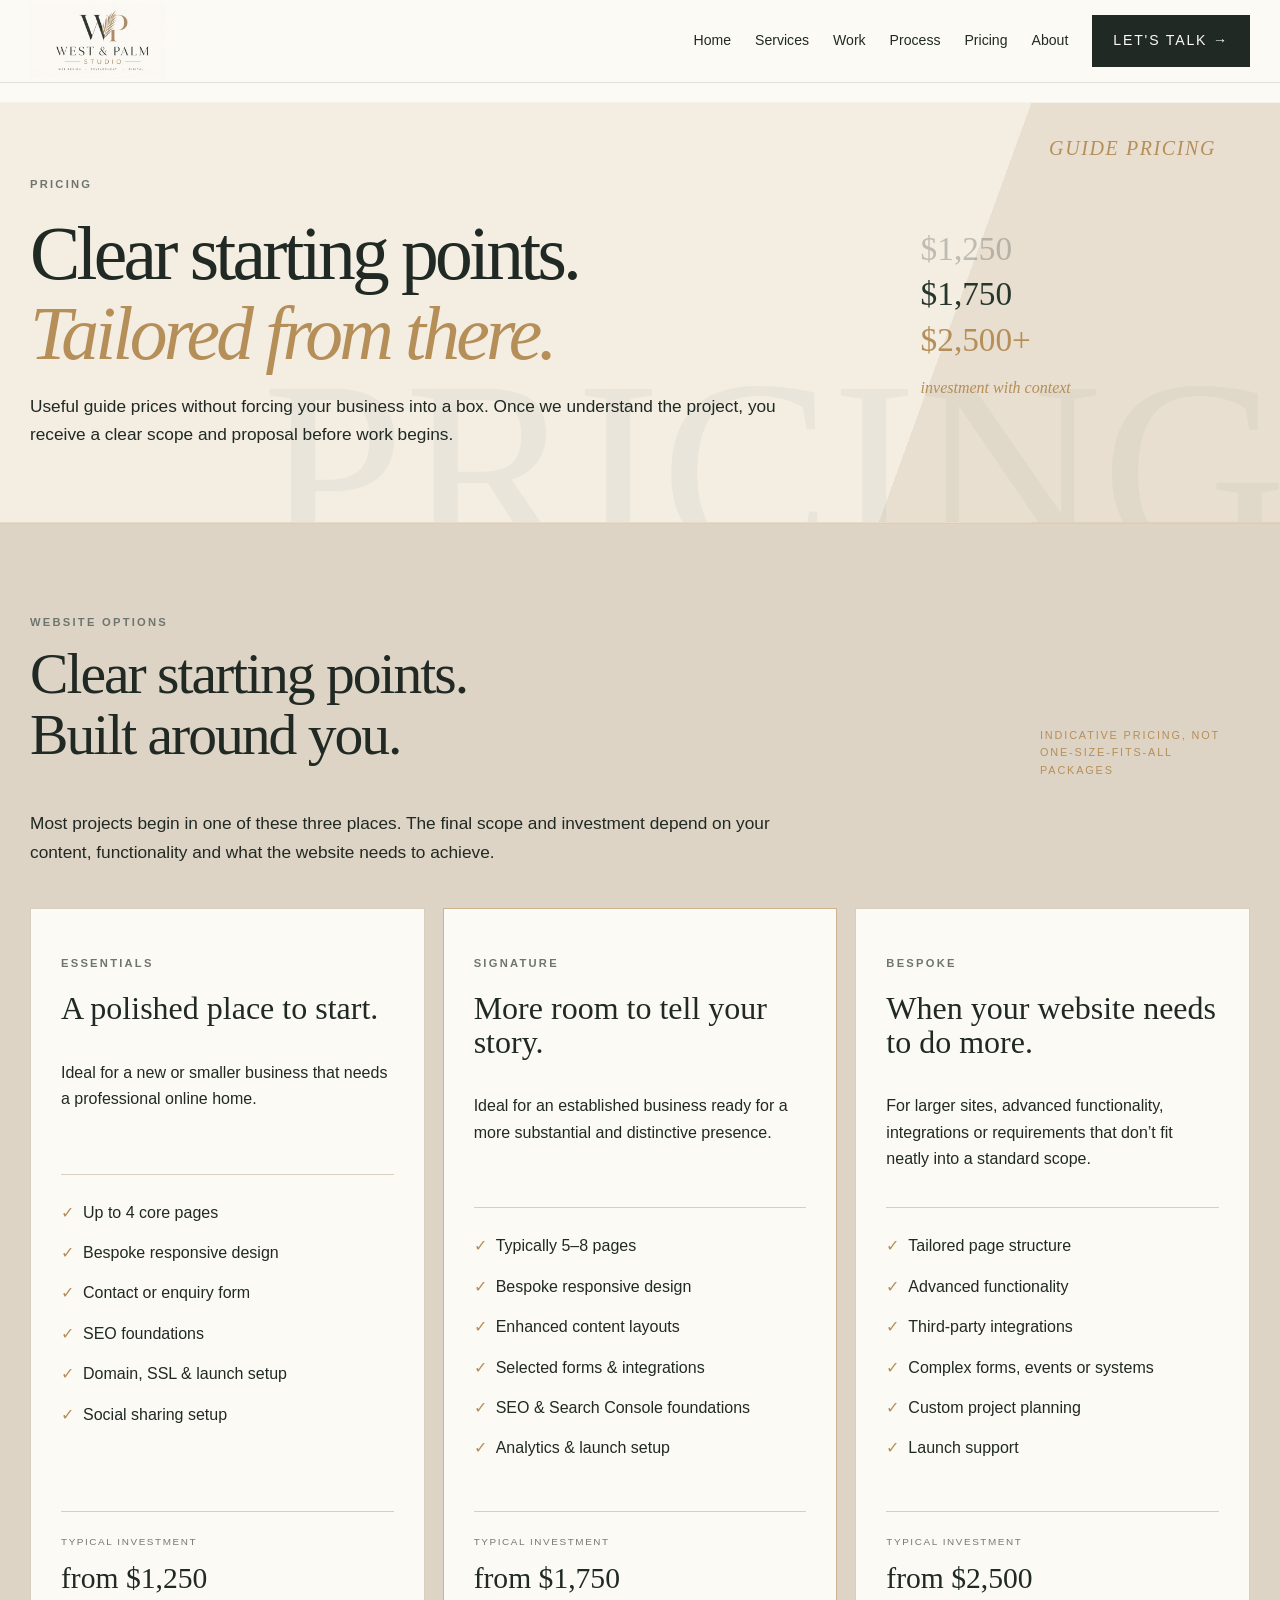
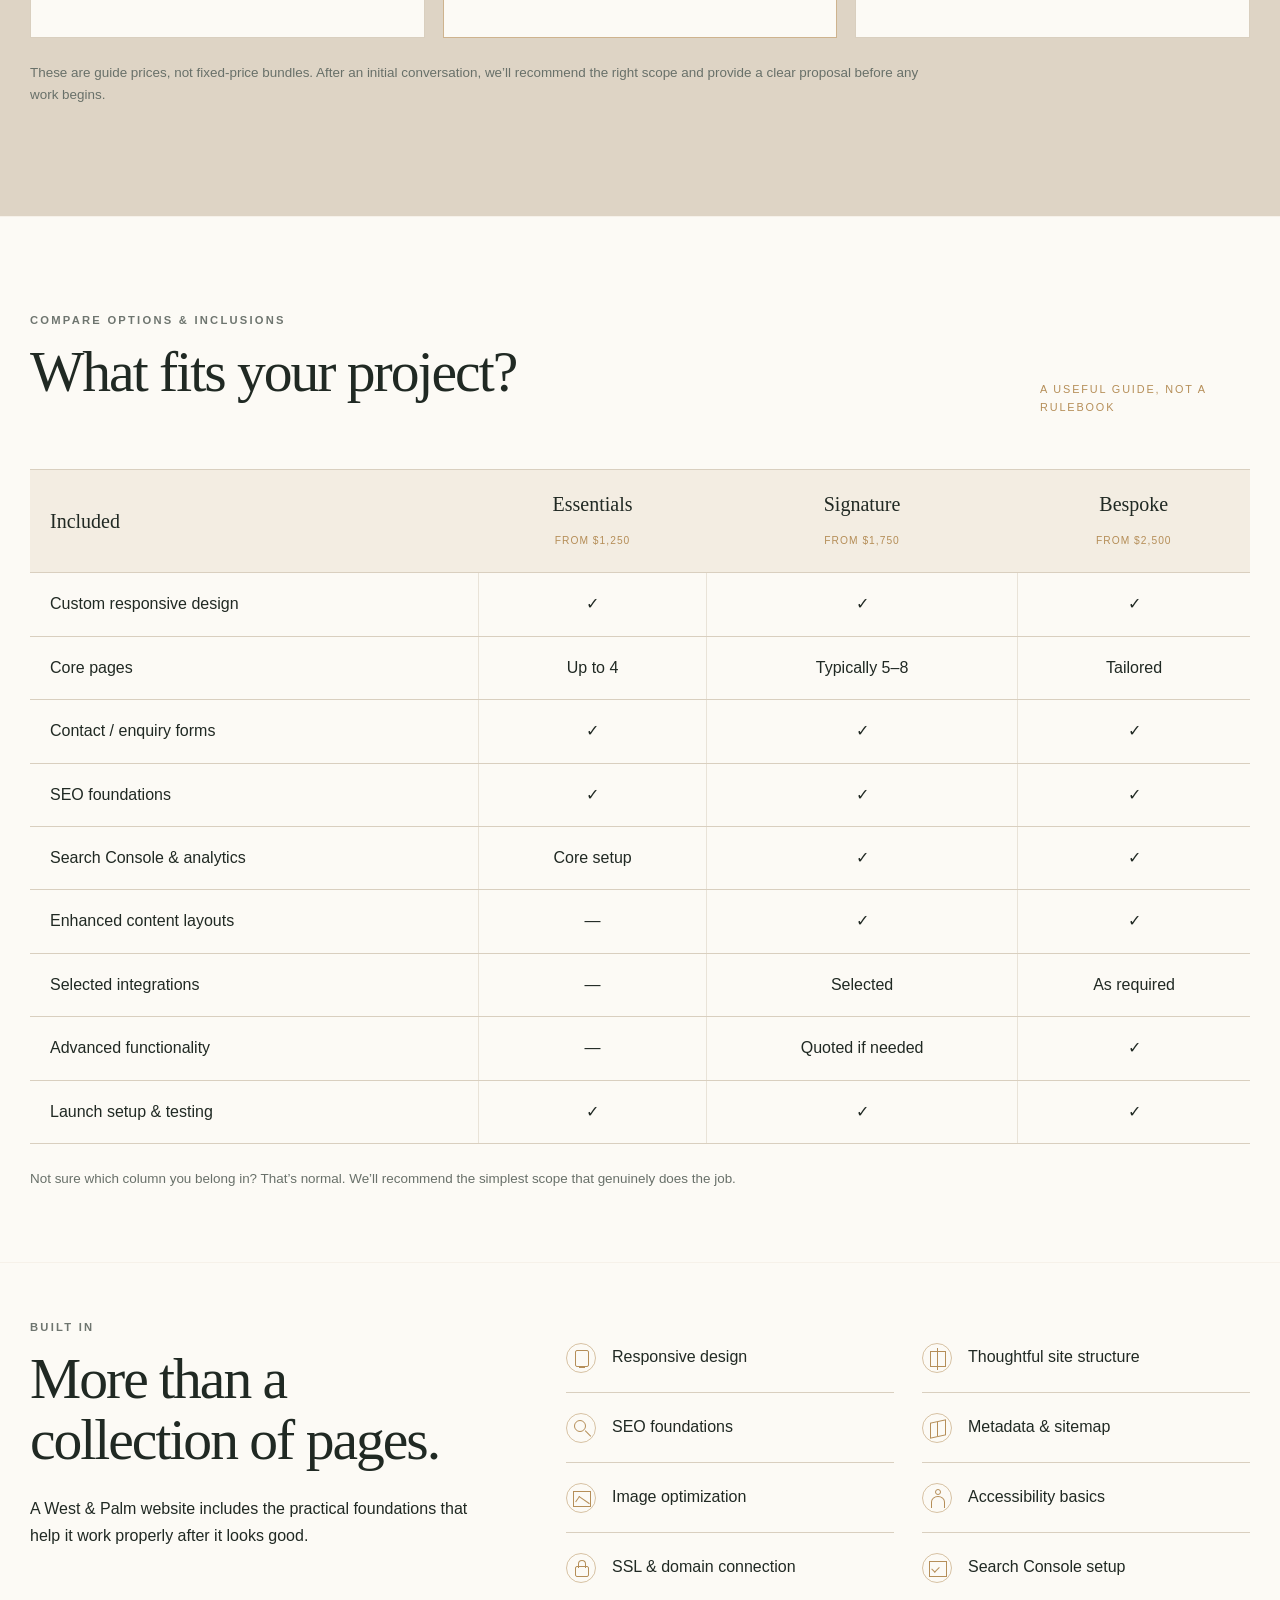
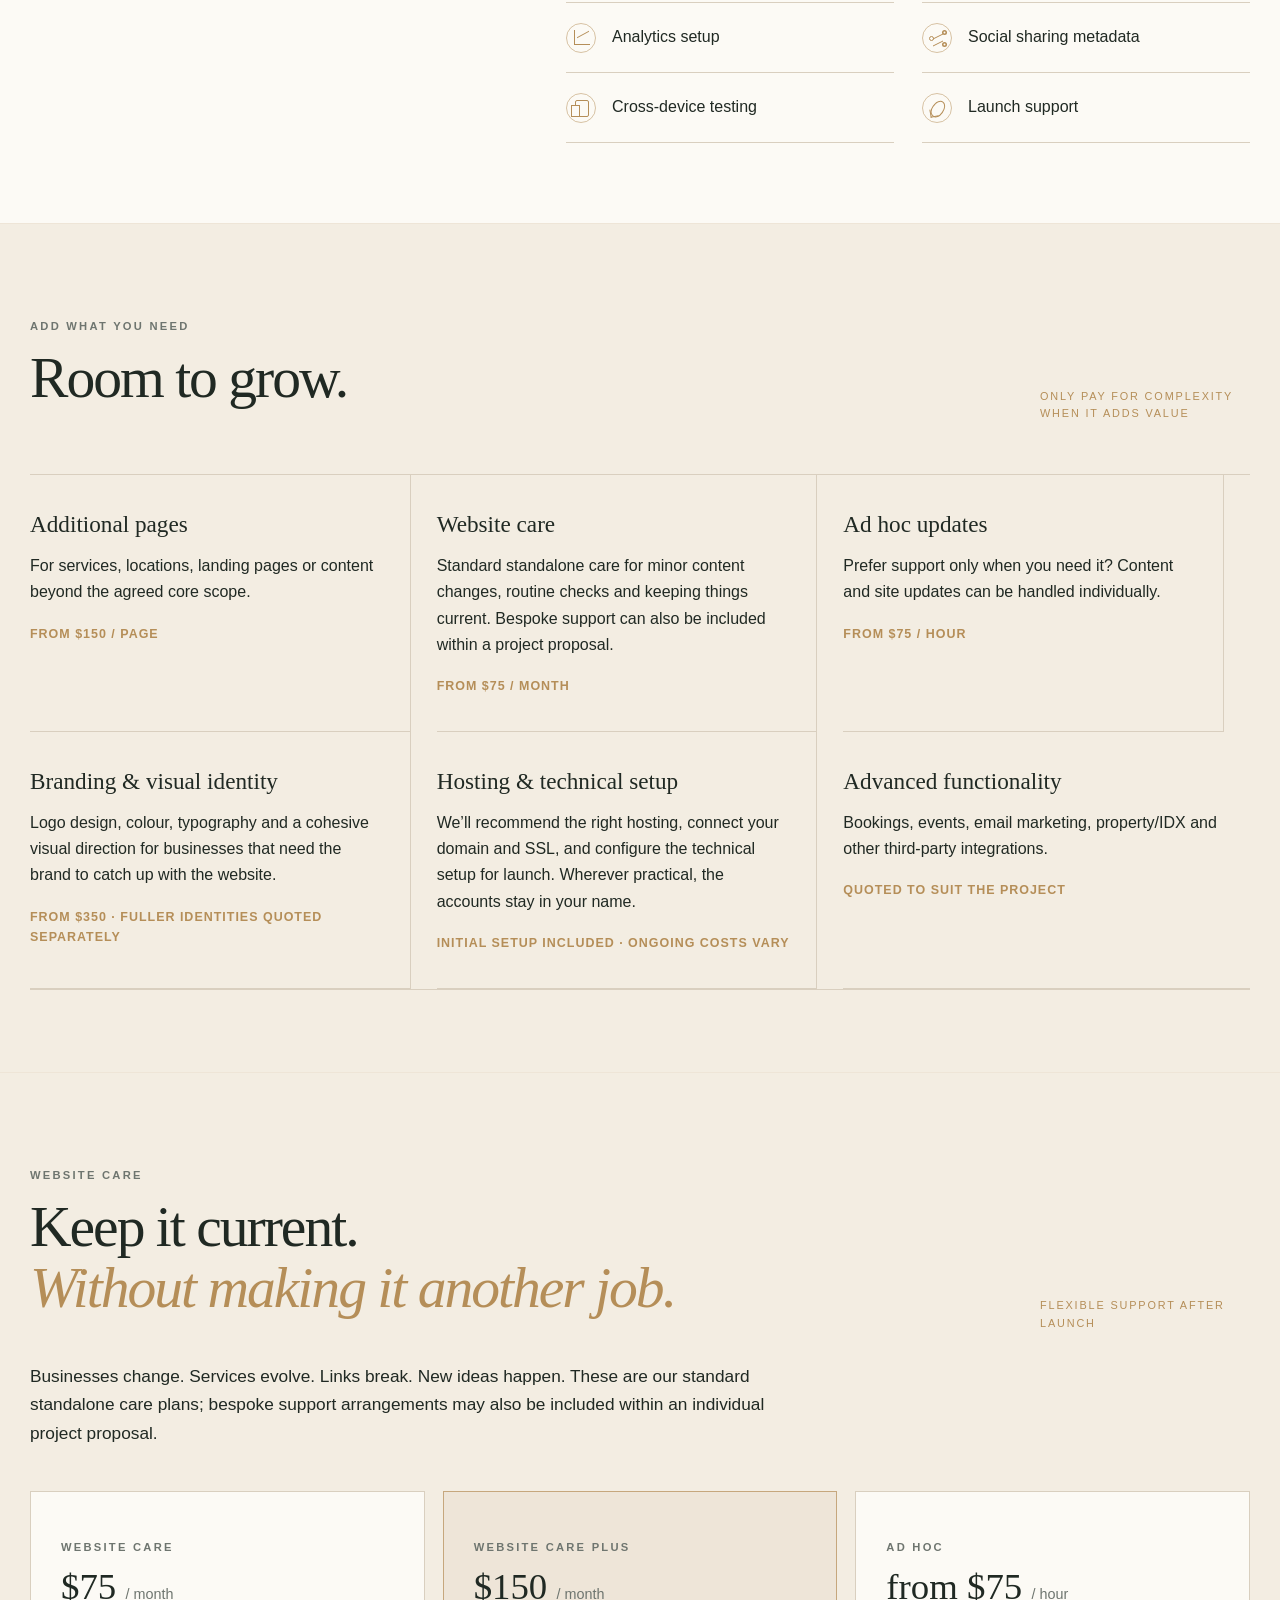
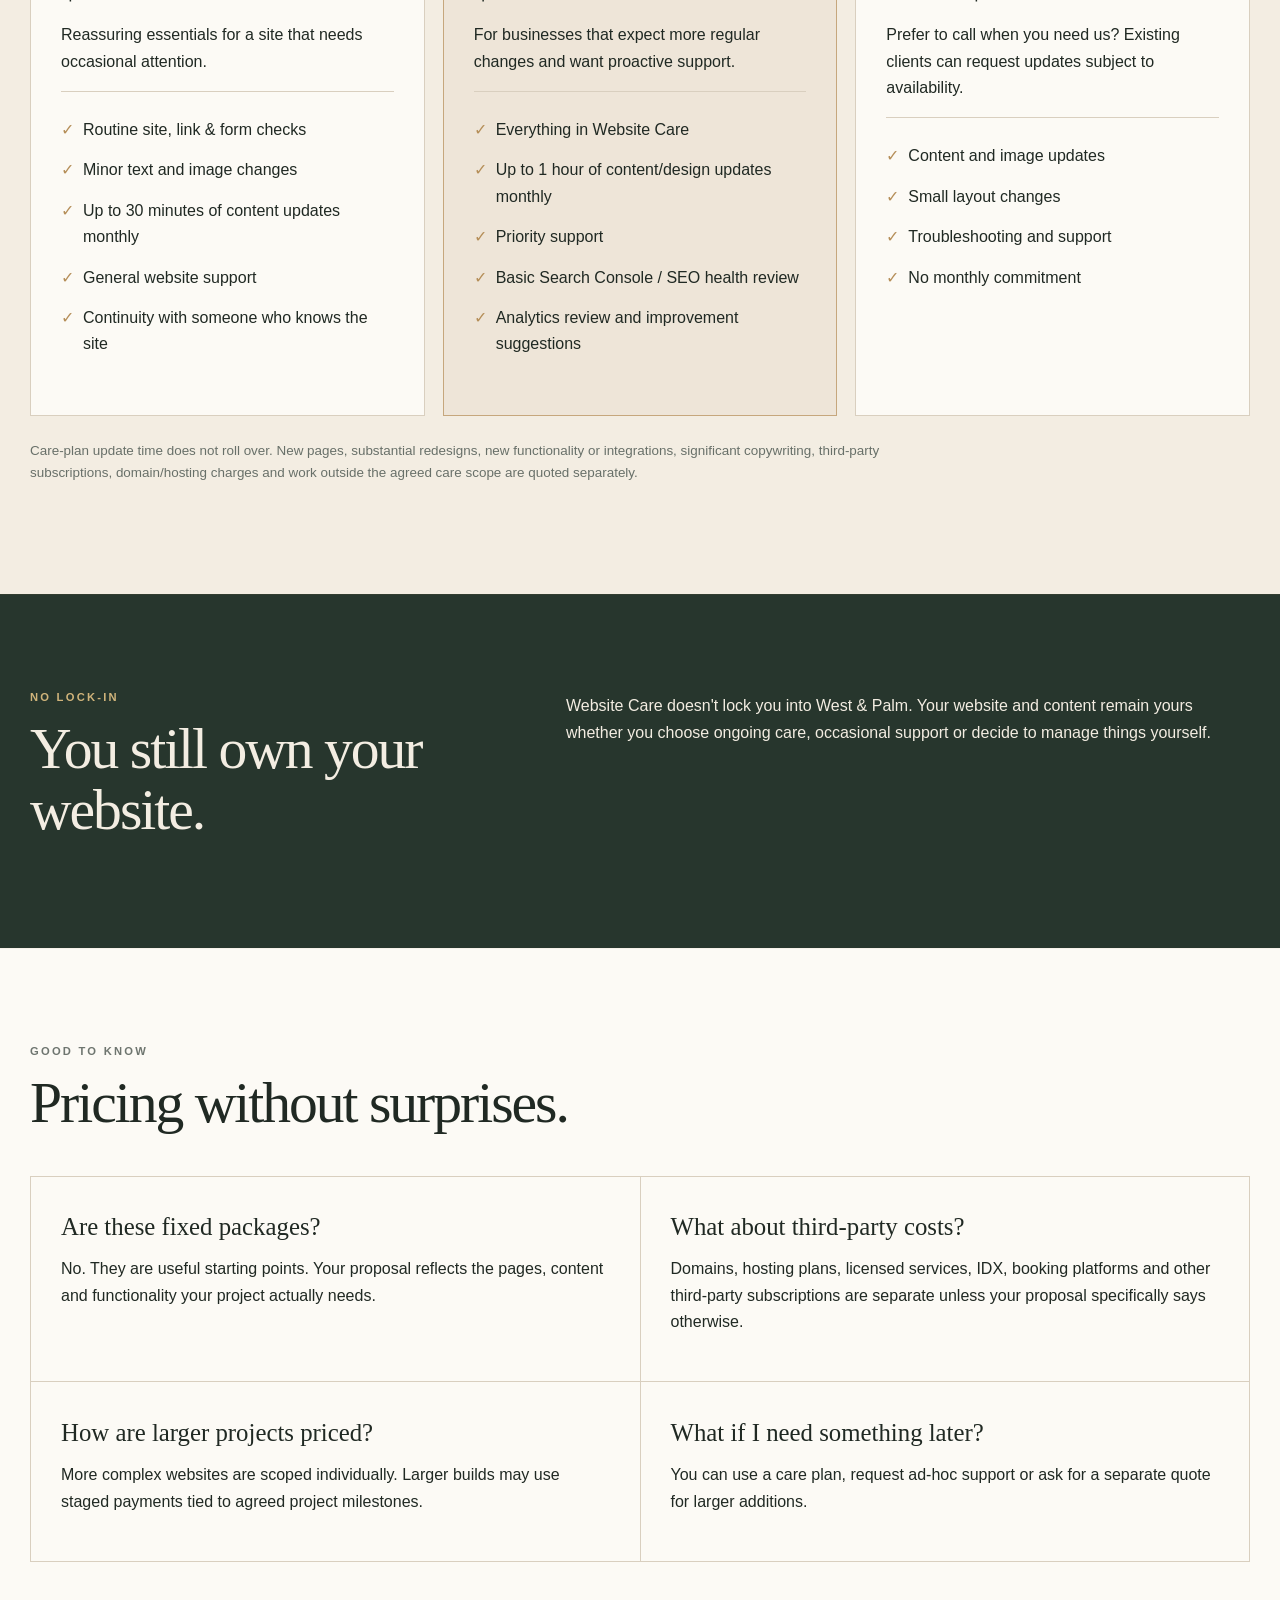
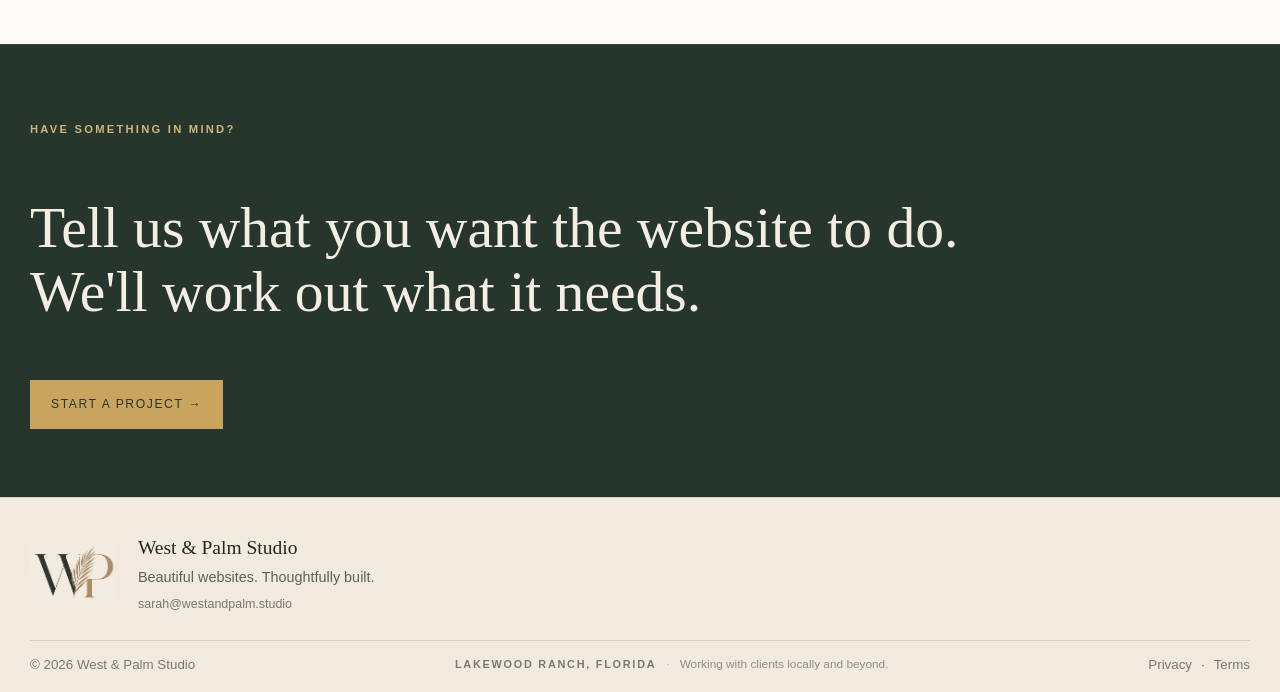
<file: pricing.html>
<!DOCTYPE html>

<html lang="en"><head><meta charset="utf-8"/><meta content="width=device-width,initial-scale=1" name="viewport"/><title>Website Pricing | West &amp; Palm Studio</title><meta content="Explore website packages, guide pricing, branding options and ongoing website care from West &amp; Palm Studio." name="description"/><link href="assets/wp-transparent.png" rel="icon"/><link href="styles.css" rel="stylesheet"/><link href="https://westandpalm.studio/pricing" rel="canonical"/><meta content="website" property="og:type"/><meta content="West &amp; Palm Studio" property="og:site_name"/><meta content="en_US" property="og:locale"/><meta content="Website Pricing | West &amp; Palm Studio" property="og:title"/><meta content="Explore website packages, guide pricing, branding options and ongoing website care from West &amp; Palm Studio." property="og:description"/><meta content="https://westandpalm.studio/pricing" property="og:url"/><meta content="https://westandpalm.studio/assets/west-palm-social.jpg" property="og:image"/><meta content="1200" property="og:image:width"/><meta content="630" property="og:image:height"/><meta content="West &amp; Palm Studio — Beautiful websites. Thoughtfully built." property="og:image:alt"/><meta content="summary_large_image" name="twitter:card"/><meta content="Website Pricing | West &amp; Palm Studio" name="twitter:title"/><meta content="Explore website packages, guide pricing, branding options and ongoing website care from West &amp; Palm Studio." name="twitter:description"/><meta content="https://westandpalm.studio/assets/west-palm-social.jpg" name="twitter:image"/></head><body class="page-pricing"><header class="nav"><div class="wrap"><a aria-label="West &amp; Palm Studio" class="brand header-logo" href="index.html"><img alt="West &amp; Palm Studio" src="assets/west-palm-header-transparent.png"/></a><nav class="links"><a href="index.html">Home</a><a href="services.html">Services</a><a href="work.html">Work</a><a href="process.html">Process</a><a href="pricing.html">Pricing</a><a href="about.html">About</a><a class="btn fill" href="contact.html">Let's talk →</a></nav><button aria-controls="mobile-navigation" aria-expanded="false" aria-label="Open navigation" class="mobile-menu-toggle" type="button"><span></span><span></span><span></span></button><nav aria-label="Mobile navigation" class="mobile-navigation" id="mobile-navigation"><a href="index.html">Home</a><a href="services.html">Services</a><a href="work.html">Work</a><a href="process.html">Process</a><a href="pricing.html">Pricing</a><a href="about.html">About</a><a class="mobile-menu-cta" href="contact.html">Let's talk →</a></nav></div></header><main><div aria-hidden="true" class="interior-header-gap"></div><section class="pagehero editorial-hero pricing-hero"><div class="wrap hero-editorial-grid"><div class="hero-editorial-copy"><p class="eyebrow">Pricing</p><h1>Clear starting points.<br/><em>Tailored from there.</em></h1><p>Useful guide prices without forcing your business into a box. Once we understand the project, you receive a clear scope and proposal before work begins.</p></div><div aria-hidden="true" class="hero-editorial-art pricing-art"><span>$1,250</span><span>$1,750</span><span>$2,500+</span><i>investment with context</i></div></div></section><section class="section packages-section" id="packages"><div class="wrap"><div class="services-head"><div><p class="eyebrow">Website options</p><h2>Clear starting points.<br/>Built around you.</h2></div><p class="micro">Indicative pricing, not one-size-fits-all packages</p></div><p class="section-lead">Most projects begin in one of these three places. The final scope and investment depend on your content, functionality and what the website needs to achieve.</p><div class="package-grid"><article class="package-card"><p class="eyebrow">Essentials</p><h3>A polished place to start.</h3><p>Ideal for a new or smaller business that needs a professional online home.</p><ul><li>Up to 4 core pages</li><li>Bespoke responsive design</li><li>Contact or enquiry form</li><li class="foundation-item"><span aria-hidden="true" class="foundation-icon icon-search"></span><span>SEO foundations</span></li><li>Domain, SSL &amp; launch setup</li><li>Social sharing setup</li></ul><div class="investment"><span>Typical investment</span><strong>from $1,250</strong></div></article><article class="package-card featured"><p class="eyebrow">Signature</p><h3>More room to tell your story.</h3><p>Ideal for an established business ready for a more substantial and distinctive presence.</p><ul><li>Typically 5–8 pages</li><li>Bespoke responsive design</li><li>Enhanced content layouts</li><li>Selected forms &amp; integrations</li><li>SEO &amp; Search Console foundations</li><li>Analytics &amp; launch setup</li></ul><div class="investment"><span>Typical investment</span><strong>from $1,750</strong></div></article><article class="package-card"><p class="eyebrow">Bespoke</p><h3>When your website needs to do more.</h3><p>For larger sites, advanced functionality, integrations or requirements that don’t fit neatly into a standard scope.</p><ul><li>Tailored page structure</li><li>Advanced functionality</li><li>Third-party integrations</li><li>Complex forms, events or systems</li><li>Custom project planning</li><li class="foundation-item"><span aria-hidden="true" class="foundation-icon icon-launch"></span><span>Launch support</span></li></ul><div class="investment"><span>Typical investment</span><strong>from $2,500</strong></div></article></div><p class="pricing-note">These are guide prices, not fixed-price bundles. After an initial conversation, we’ll recommend the right scope and provide a clear proposal before any work begins.</p></div></section><section class="section comparison-section" id="compare"><div class="wrap reveal"><div class="services-head"><div><p class="eyebrow">Compare options &amp; inclusions</p><h2>What fits your project?</h2></div><p class="micro">A useful guide, not a rulebook</p></div><div class="comparison-scroll"><table class="comparison-table"><thead><tr><th>Included</th><th>Essentials<br/><span>from $1,250</span></th><th>Signature<br/><span>from $1,750</span></th><th>Bespoke<br/><span>from $2,500</span></th></tr></thead><tbody><tr><td>Custom responsive design</td><td>✓</td><td>✓</td><td>✓</td></tr><tr><td>Core pages</td><td>Up to 4</td><td>Typically 5–8</td><td>Tailored</td></tr><tr><td>Contact / enquiry forms</td><td>✓</td><td>✓</td><td>✓</td></tr><tr><td>SEO foundations</td><td>✓</td><td>✓</td><td>✓</td></tr><tr><td>Search Console &amp; analytics</td><td>Core setup</td><td>✓</td><td>✓</td></tr><tr><td>Enhanced content layouts</td><td>—</td><td>✓</td><td>✓</td></tr><tr><td>Selected integrations</td><td>—</td><td>Selected</td><td>As required</td></tr><tr><td>Advanced functionality</td><td>—</td><td>Quoted if needed</td><td>✓</td></tr><tr><td>Launch setup &amp; testing</td><td>✓</td><td>✓</td><td>✓</td></tr></tbody></table></div><p class="pricing-note">Not sure which column you belong in? That’s normal. We’ll recommend the simplest scope that genuinely does the job.</p></div></section><section class="section inclusions"><div class="wrap split"><div><p class="eyebrow">Built in</p><h2>More than a collection of pages.</h2><p>A West &amp; Palm website includes the practical foundations that help it work properly after it looks good.</p></div><div><ul class="list"><li class="foundation-item"><span aria-hidden="true" class="foundation-icon icon-device"></span><span>Responsive design</span></li><li class="foundation-item"><span aria-hidden="true" class="foundation-icon icon-structure"></span><span>Thoughtful site structure</span></li><li class="foundation-item"><span aria-hidden="true" class="foundation-icon icon-search"></span><span>SEO foundations</span></li><li class="foundation-item"><span aria-hidden="true" class="foundation-icon icon-map"></span><span>Metadata &amp; sitemap</span></li><li class="foundation-item"><span aria-hidden="true" class="foundation-icon icon-image"></span><span>Image optimization</span></li><li class="foundation-item"><span aria-hidden="true" class="foundation-icon icon-access"></span><span>Accessibility basics</span></li><li class="foundation-item"><span aria-hidden="true" class="foundation-icon icon-lock"></span><span>SSL &amp; domain connection</span></li><li class="foundation-item"><span aria-hidden="true" class="foundation-icon icon-console"></span><span>Search Console setup</span></li><li class="foundation-item"><span aria-hidden="true" class="foundation-icon icon-chart"></span><span>Analytics setup</span></li><li class="foundation-item"><span aria-hidden="true" class="foundation-icon icon-share"></span><span>Social sharing metadata</span></li><li class="foundation-item"><span aria-hidden="true" class="foundation-icon icon-devices"></span><span>Cross-device testing</span></li><li class="foundation-item"><span aria-hidden="true" class="foundation-icon icon-launch"></span><span>Launch support</span></li></ul></div></div></section><section class="section addons" id="addons"><div class="wrap"><div class="services-head"><div><p class="eyebrow">Add what you need</p><h2>Room to grow.</h2></div><p class="micro">Only pay for complexity when it adds value</p></div><div class="addon-grid"><div><h3>Additional pages</h3><p>For services, locations, landing pages or content beyond the agreed core scope.</p><strong>from $150 / page</strong></div><div><h3>Website care</h3><p>Standard standalone care for minor content changes, routine checks and keeping things current. Bespoke support can also be included within a project proposal.</p><strong>from $75 / month</strong></div><div><h3>Ad hoc updates</h3><p>Prefer support only when you need it? Content and site updates can be handled individually.</p><strong>from $75 / hour</strong></div><div><h3>Branding &amp; visual identity</h3><p>Logo design, colour, typography and a cohesive visual direction for businesses that need the brand to catch up with the website.</p><strong>from $350 · fuller identities quoted separately</strong></div><div><h3>Hosting &amp; technical setup</h3><p>We’ll recommend the right hosting, connect your domain and SSL, and configure the technical setup for launch. Wherever practical, the accounts stay in your name.</p><strong>initial setup included · ongoing costs vary</strong></div><div><h3>Advanced functionality</h3><p>Bookings, events, email marketing, property/IDX and other third-party integrations.</p><strong>quoted to suit the project</strong></div></div></div></section><section class="section care-plans" id="care"><div class="wrap"><div class="services-head"><div><p class="eyebrow">Website care</p><h2>Keep it current.<br/><em>Without making it another job.</em></h2></div><p class="micro">Flexible support after launch</p></div><p class="section-lead">Businesses change. Services evolve. Links break. New ideas happen. These are our standard standalone care plans; bespoke support arrangements may also be included within an individual project proposal.</p><div class="care-grid"><article class="care-card"><p class="eyebrow">Website Care</p><h3>$75 <small>/ month</small></h3><p>Reassuring essentials for a site that needs occasional attention.</p><ul><li>Routine site, link &amp; form checks</li><li>Minor text and image changes</li><li>Up to 30 minutes of content updates monthly</li><li>General website support</li><li>Continuity with someone who knows the site</li></ul></article><article class="care-card featured"><p class="eyebrow">Website Care Plus</p><h3>$150 <small>/ month</small></h3><p>For businesses that expect more regular changes and want proactive support.</p><ul><li>Everything in Website Care</li><li>Up to 1 hour of content/design updates monthly</li><li>Priority support</li><li>Basic Search Console / SEO health review</li><li>Analytics review and improvement suggestions</li></ul></article><article class="care-card"><p class="eyebrow">Ad hoc</p><h3>from $75 <small>/ hour</small></h3><p>Prefer to call when you need us? Existing clients can request updates subject to availability.</p><ul><li>Content and image updates</li><li>Small layout changes</li><li>Troubleshooting and support</li><li>No monthly commitment</li></ul></article></div><p class="pricing-note">Care-plan update time does not roll over. New pages, substantial redesigns, new functionality or integrations, significant copywriting, third-party subscriptions, domain/hosting charges and work outside the agreed care scope are quoted separately.</p></div></section><section class="section ownership-band"><div class="wrap split"><div><p class="eyebrow">No lock-in</p><h2>You still own your website.</h2></div><div><p>Website Care doesn't lock you into West &amp; Palm. Your website and content remain yours whether you choose ongoing care, occasional support or decide to manage things yourself.</p></div></div></section><section class="section pricing-faq"><div class="wrap"><p class="eyebrow">Good to know</p><h2>Pricing without surprises.</h2><div class="faq-grid"><article><h3>Are these fixed packages?</h3><p>No. They are useful starting points. Your proposal reflects the pages, content and functionality your project actually needs.</p></article><article><h3>What about third-party costs?</h3><p>Domains, hosting plans, licensed services, IDX, booking platforms and other third-party subscriptions are separate unless your proposal specifically says otherwise.</p></article><article><h3>How are larger projects priced?</h3><p>More complex websites are scoped individually. Larger builds may use staged payments tied to agreed project milestones.</p></article><article><h3>What if I need something later?</h3><p>You can use a care plan, request ad-hoc support or ask for a separate quote for larger additions.</p></article></div></div></section><section class="section dark"><div class="wrap"><p class="eyebrow">Have something in mind?</p><p class="quote">Tell us what you want the website to do. We'll work out what it needs.</p><a class="btn" href="contact.html">Start a project →</a></div></section></main><footer class="footer"><div class="wrap footer-main"><div class="footer-brand"><div class="footer-brand-lockup"><a aria-label="West &amp; Palm Studio" class="footer-mark" href="index.html"><img alt="" src="assets/wp-transparent.png"/></a><div><p class="footer-studio-name">West &amp; Palm Studio</p><p class="footer-tagline">Beautiful websites. Thoughtfully built.</p><a class="footer-email" href="mailto:sarah@westandpalm.studio">sarah@westandpalm.studio</a></div></div></div></div><div class="wrap footer-bottom"><small>© <span data-year=""></span> West &amp; Palm Studio</small><small class="footer-location-line"><span class="footer-location-place">Lakewood Ranch, Florida</span><span class="footer-location-copy">Working with clients locally and beyond.</span></small><small class="footer-legal"><a href="privacy.html">Privacy</a><span>·</span><a href="terms.html">Terms</a></small></div></footer><script src="script.js"></script></body></html>
</file>
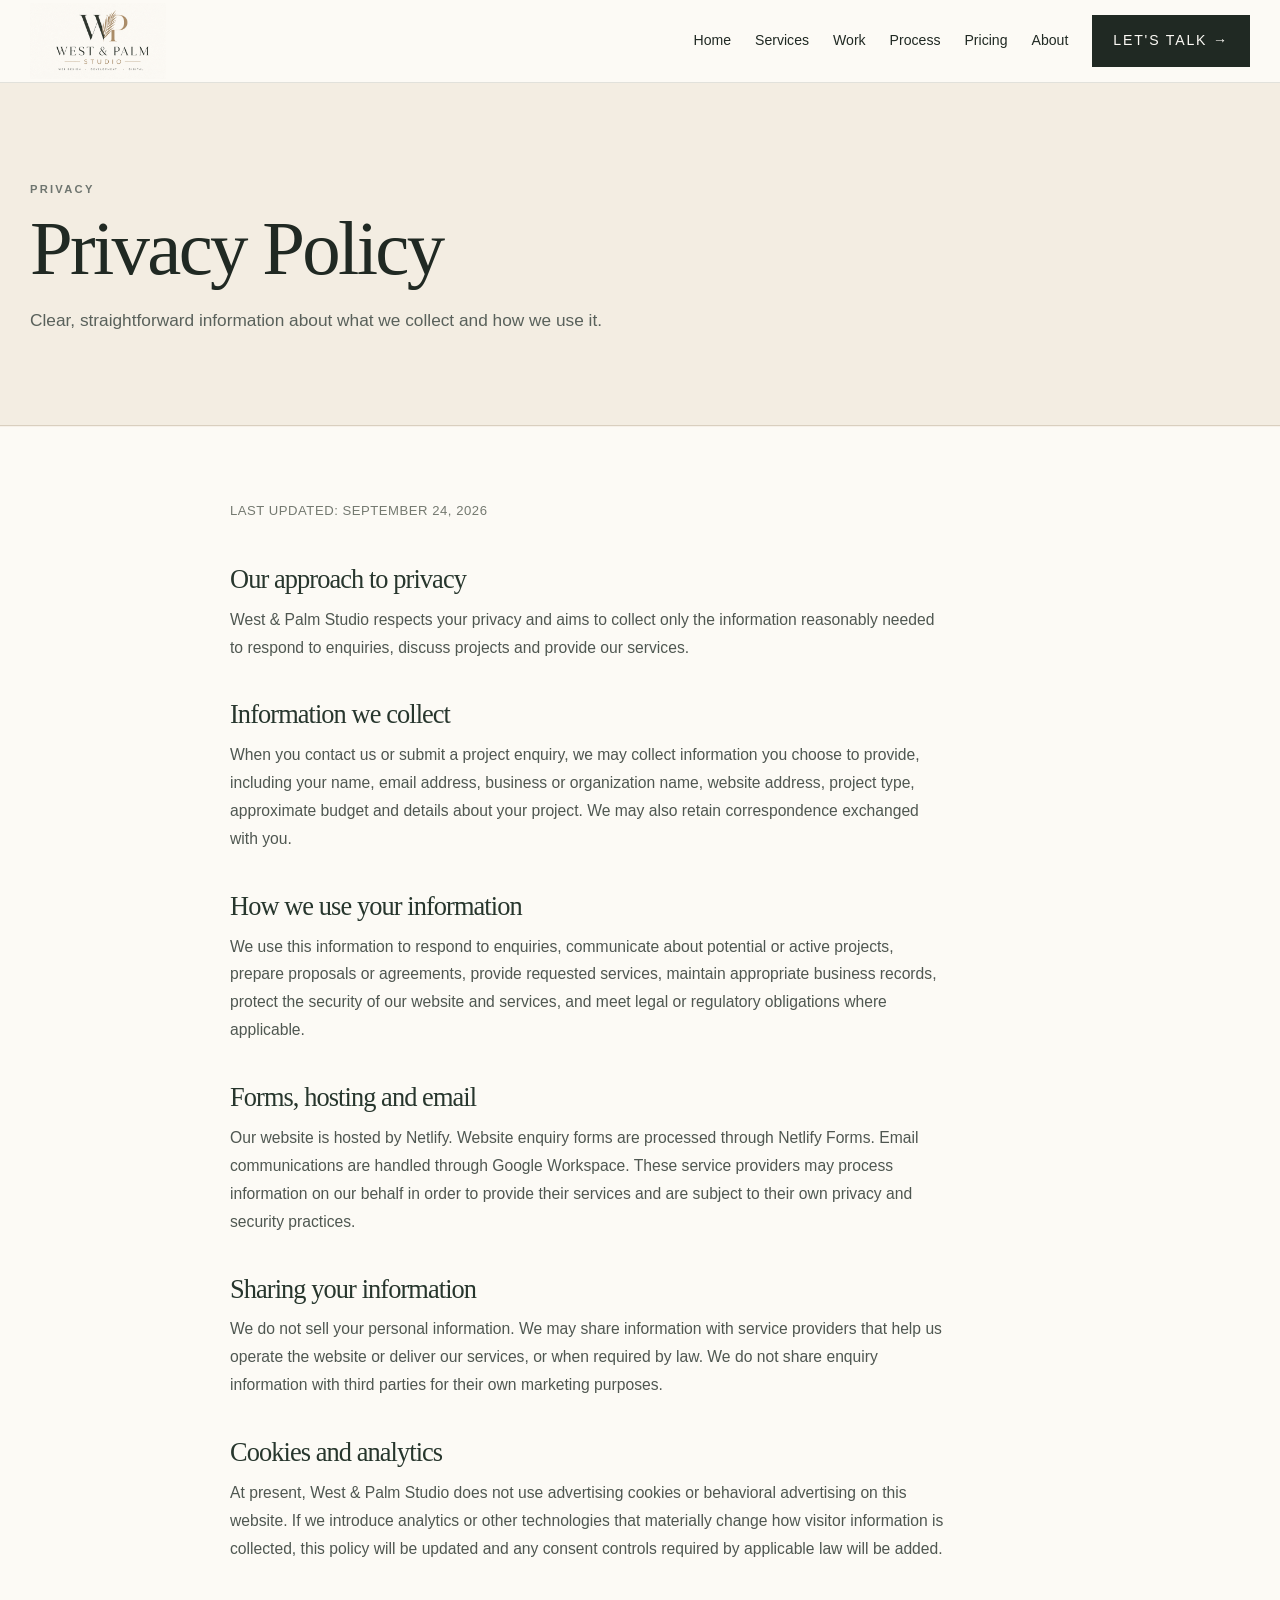
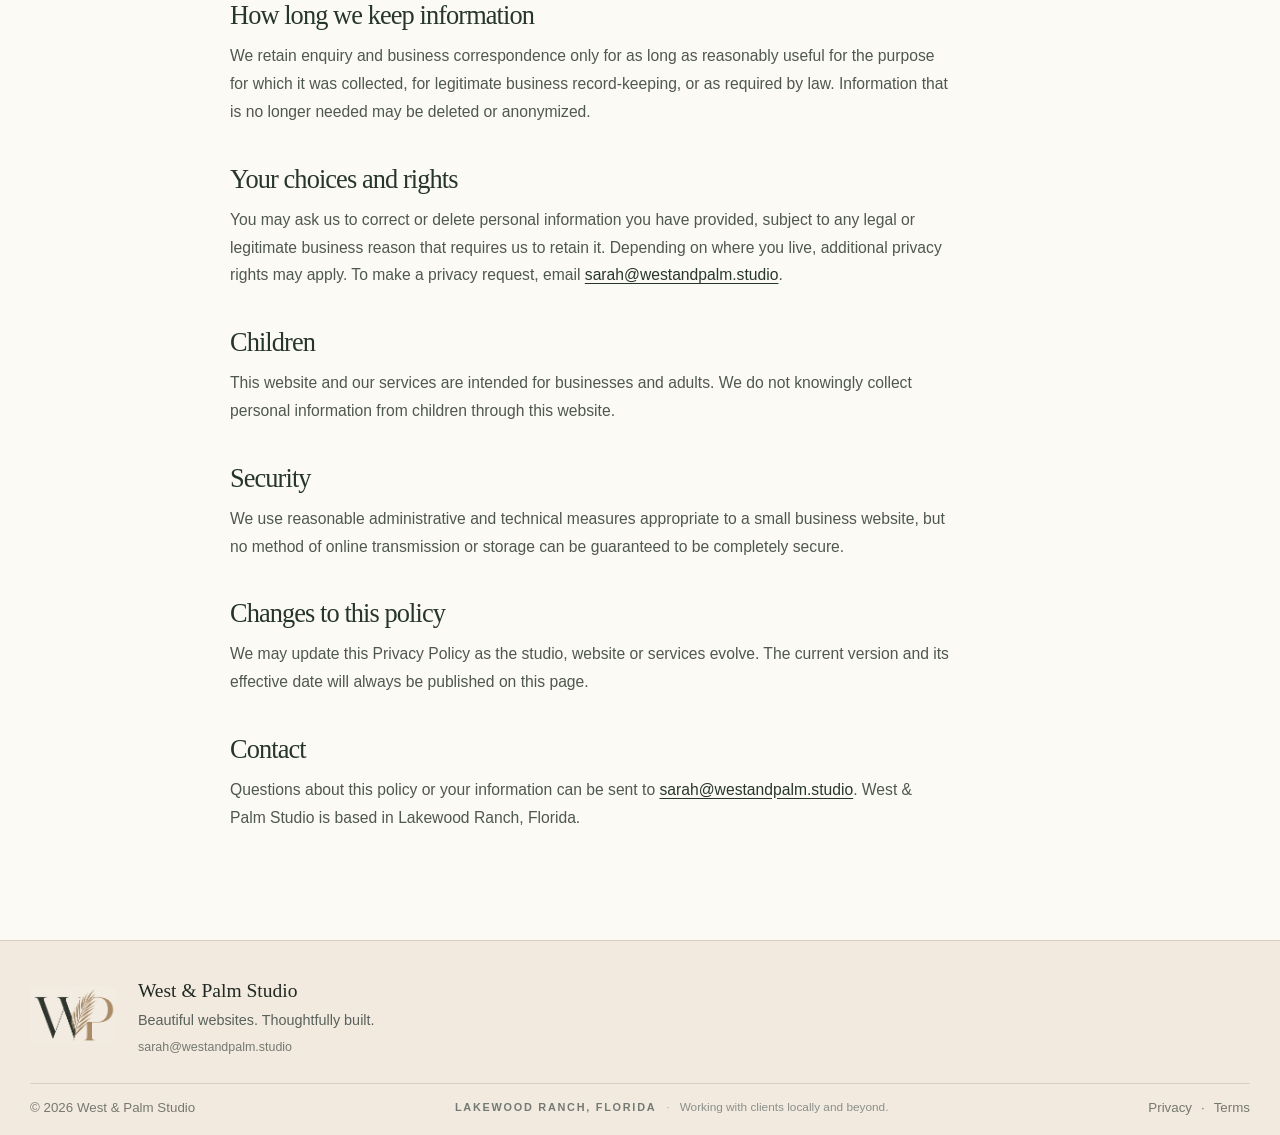
<file: privacy.html>
<!DOCTYPE html>

<html lang="en"><head><meta charset="utf-8"/><meta content="width=device-width,initial-scale=1" name="viewport"/><title>Privacy Policy | West &amp; Palm Studio</title><meta content="How West &amp; Palm Studio collects, uses and protects information submitted through this website." name="description"/><link href="assets/wp-transparent.png" rel="icon"/><link href="styles.css" rel="stylesheet"/><link href="https://westandpalm.studio/privacy" rel="canonical"/><meta content="website" property="og:type"/><meta content="West &amp; Palm Studio" property="og:site_name"/><meta content="en_US" property="og:locale"/><meta content="Privacy Policy | West &amp; Palm Studio" property="og:title"/><meta content="How West &amp; Palm Studio collects, uses and protects information submitted through this website." property="og:description"/><meta content="https://westandpalm.studio/privacy" property="og:url"/><meta content="https://westandpalm.studio/assets/west-palm-social.jpg" property="og:image"/><meta content="1200" property="og:image:width"/><meta content="630" property="og:image:height"/><meta content="West &amp; Palm Studio — Beautiful websites. Thoughtfully built." property="og:image:alt"/><meta content="summary_large_image" name="twitter:card"/><meta content="Privacy Policy | West &amp; Palm Studio" name="twitter:title"/><meta content="How West &amp; Palm Studio collects, uses and protects information submitted through this website." name="twitter:description"/><meta content="https://westandpalm.studio/assets/west-palm-social.jpg" name="twitter:image"/></head><body class="page-legal page-privacy"><header class="nav"><div class="wrap"><a aria-label="West &amp; Palm Studio" class="brand header-logo" href="index.html"><img alt="West &amp; Palm Studio" src="assets/west-palm-header-transparent.png"/></a><nav class="links"><a href="index.html">Home</a><a href="services.html">Services</a><a href="work.html">Work</a><a href="process.html">Process</a><a href="pricing.html">Pricing</a><a href="about.html">About</a><a class="btn fill" href="contact.html">Let's talk →</a></nav><button aria-controls="mobile-navigation" aria-expanded="false" aria-label="Open navigation" class="mobile-menu-toggle" type="button"><span></span><span></span><span></span></button><nav aria-label="Mobile navigation" class="mobile-navigation" id="mobile-navigation"><a href="index.html">Home</a><a href="services.html">Services</a><a href="work.html">Work</a><a href="process.html">Process</a><a href="pricing.html">Pricing</a><a href="about.html">About</a><a class="mobile-menu-cta" href="contact.html">Let's talk →</a></nav></div></header><main><section class="legal-hero"><div class="wrap"><p class="eyebrow">Privacy</p><h1>Privacy Policy</h1><p>Clear, straightforward information about what we collect and how we use it.</p></div></section><section class="section legal-section"><div class="wrap legal-copy"><p class="legal-updated">Last updated: September 24, 2026</p>
<h2>Our approach to privacy</h2><p>West &amp; Palm Studio respects your privacy and aims to collect only the information reasonably needed to respond to enquiries, discuss projects and provide our services.</p>
<h2>Information we collect</h2><p>When you contact us or submit a project enquiry, we may collect information you choose to provide, including your name, email address, business or organization name, website address, project type, approximate budget and details about your project. We may also retain correspondence exchanged with you.</p>
<h2>How we use your information</h2><p>We use this information to respond to enquiries, communicate about potential or active projects, prepare proposals or agreements, provide requested services, maintain appropriate business records, protect the security of our website and services, and meet legal or regulatory obligations where applicable.</p>
<h2>Forms, hosting and email</h2><p>Our website is hosted by Netlify. Website enquiry forms are processed through Netlify Forms. Email communications are handled through Google Workspace. These service providers may process information on our behalf in order to provide their services and are subject to their own privacy and security practices.</p>
<h2>Sharing your information</h2><p>We do not sell your personal information. We may share information with service providers that help us operate the website or deliver our services, or when required by law. We do not share enquiry information with third parties for their own marketing purposes.</p>
<h2>Cookies and analytics</h2><p>At present, West &amp; Palm Studio does not use advertising cookies or behavioral advertising on this website. If we introduce analytics or other technologies that materially change how visitor information is collected, this policy will be updated and any consent controls required by applicable law will be added.</p>
<h2>How long we keep information</h2><p>We retain enquiry and business correspondence only for as long as reasonably useful for the purpose for which it was collected, for legitimate business record-keeping, or as required by law. Information that is no longer needed may be deleted or anonymized.</p>
<h2>Your choices and rights</h2><p>You may ask us to correct or delete personal information you have provided, subject to any legal or legitimate business reason that requires us to retain it. Depending on where you live, additional privacy rights may apply. To make a privacy request, email <a href="mailto:sarah@westandpalm.studio">sarah@westandpalm.studio</a>.</p>
<h2>Children</h2><p>This website and our services are intended for businesses and adults. We do not knowingly collect personal information from children through this website.</p>
<h2>Security</h2><p>We use reasonable administrative and technical measures appropriate to a small business website, but no method of online transmission or storage can be guaranteed to be completely secure.</p>
<h2>Changes to this policy</h2><p>We may update this Privacy Policy as the studio, website or services evolve. The current version and its effective date will always be published on this page.</p>
<h2>Contact</h2><p>Questions about this policy or your information can be sent to <a href="mailto:sarah@westandpalm.studio">sarah@westandpalm.studio</a>. West &amp; Palm Studio is based in Lakewood Ranch, Florida.</p></div></section></main><footer class="footer"><div class="wrap footer-main"><div class="footer-brand"><div class="footer-brand-lockup"><a aria-label="West &amp; Palm Studio" class="footer-mark" href="index.html"><img alt="" src="assets/wp-transparent.png"/></a><div><p class="footer-studio-name">West &amp; Palm Studio</p><p class="footer-tagline">Beautiful websites. Thoughtfully built.</p><a class="footer-email" href="mailto:sarah@westandpalm.studio">sarah@westandpalm.studio</a></div></div></div></div><div class="wrap footer-bottom"><small>© <span data-year=""></span> West &amp; Palm Studio</small><small class="footer-location-line"><span class="footer-location-place">Lakewood Ranch, Florida</span><span class="footer-location-copy">Working with clients locally and beyond.</span></small><small class="footer-legal"><a href="privacy.html">Privacy</a><span>·</span><a href="terms.html">Terms</a></small></div></footer><script src="script.js"></script></body></html>
</file>
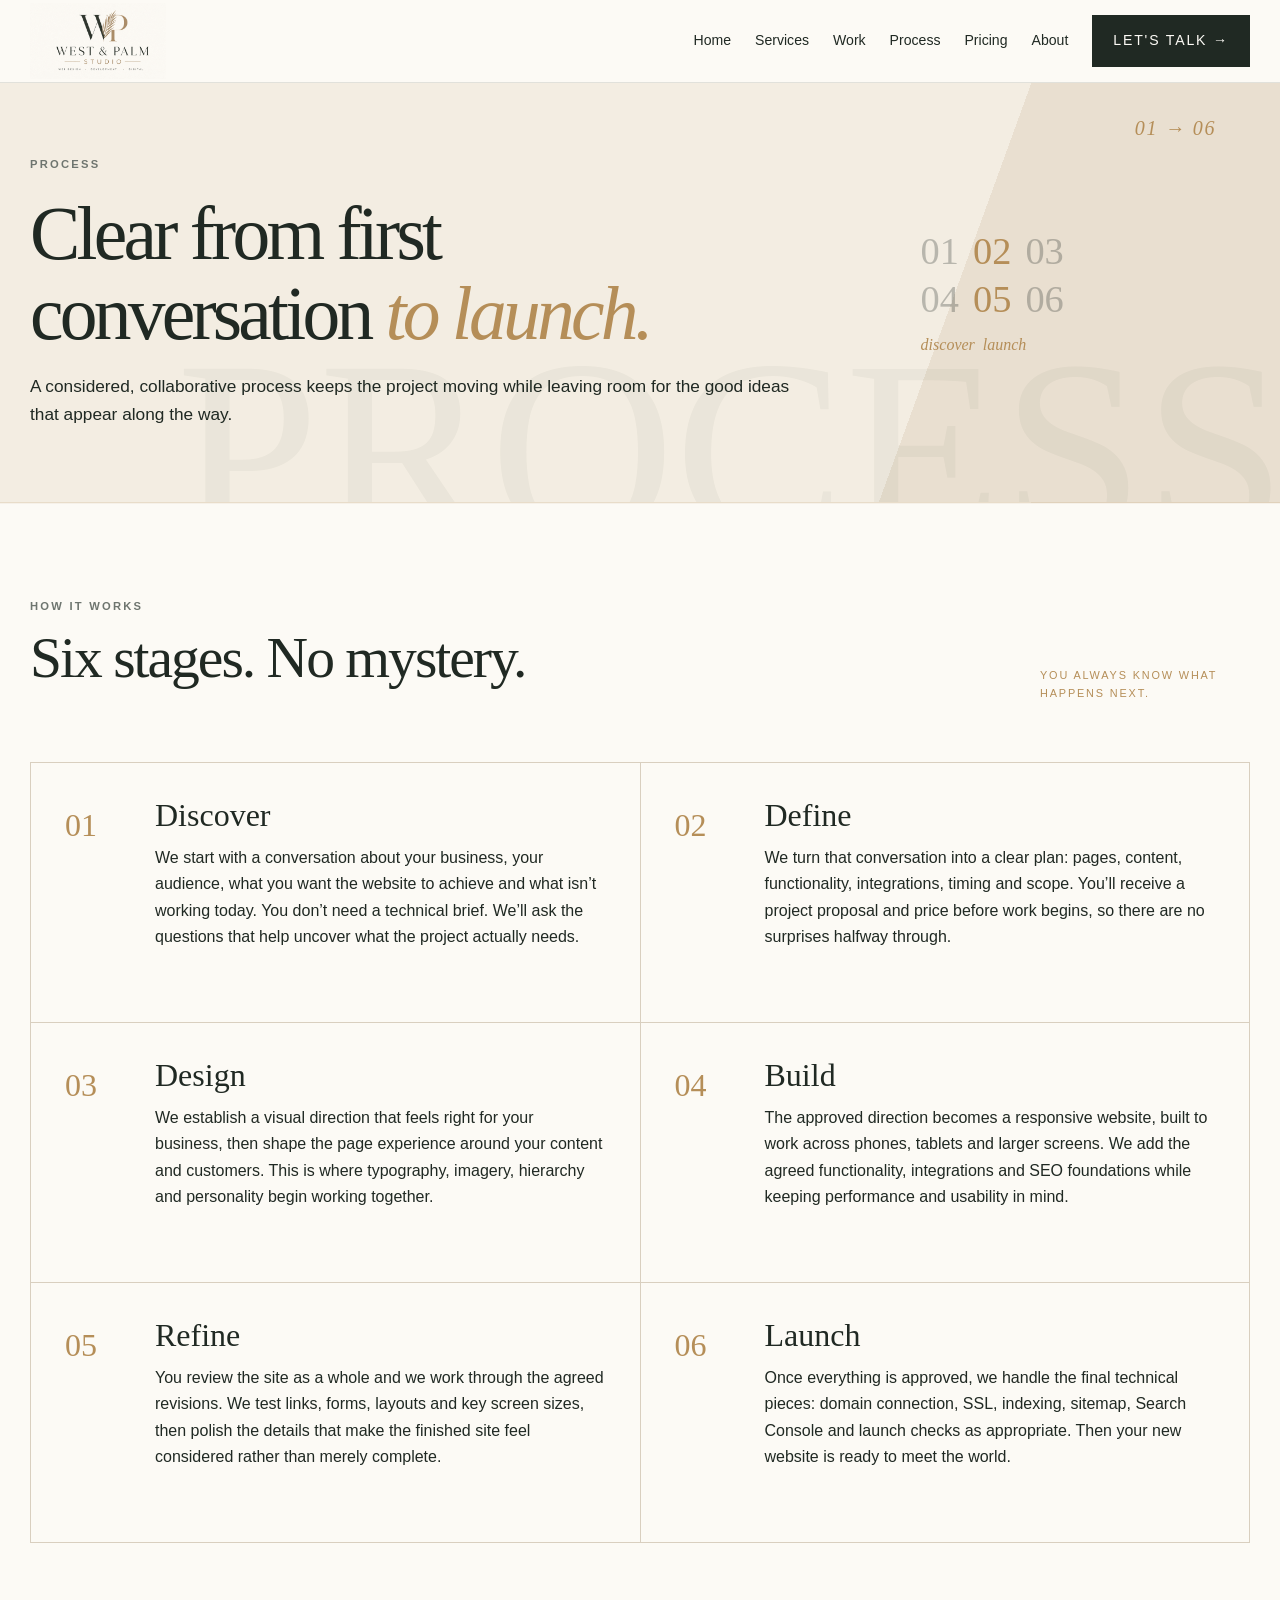
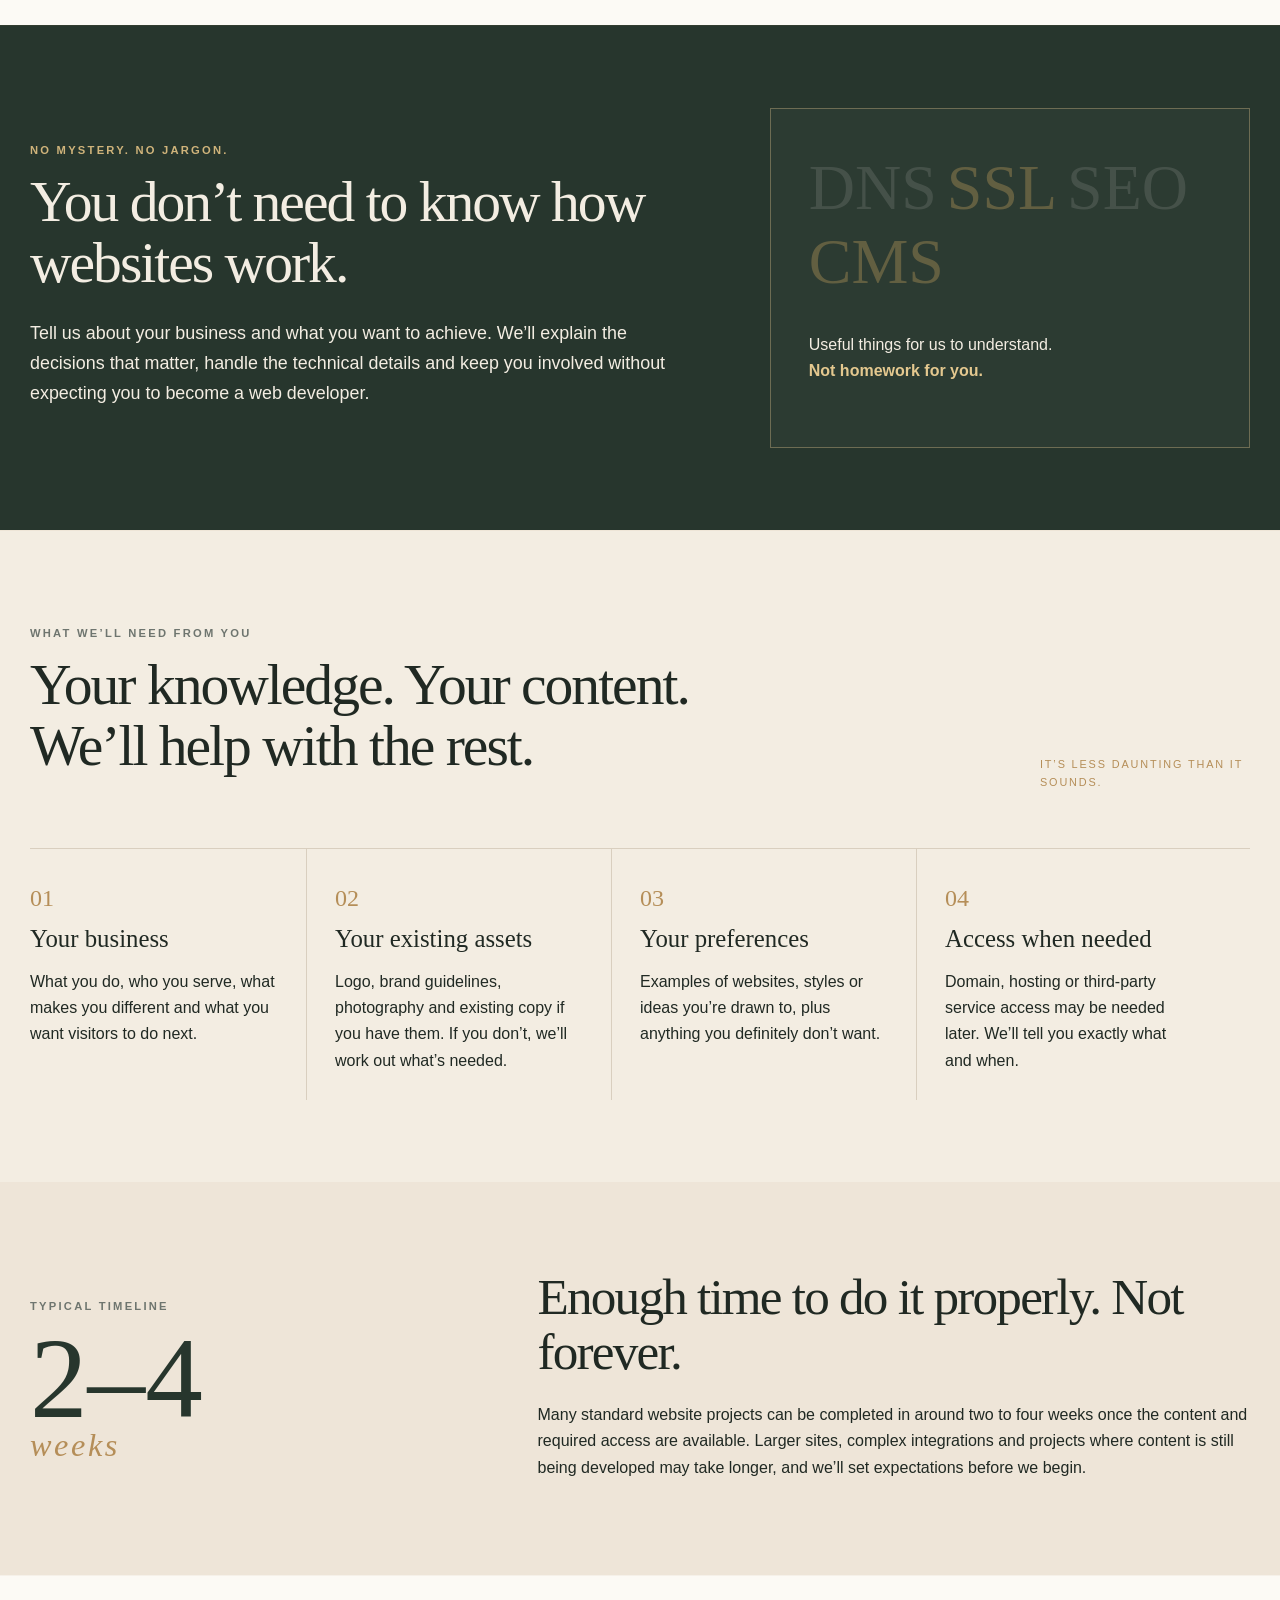
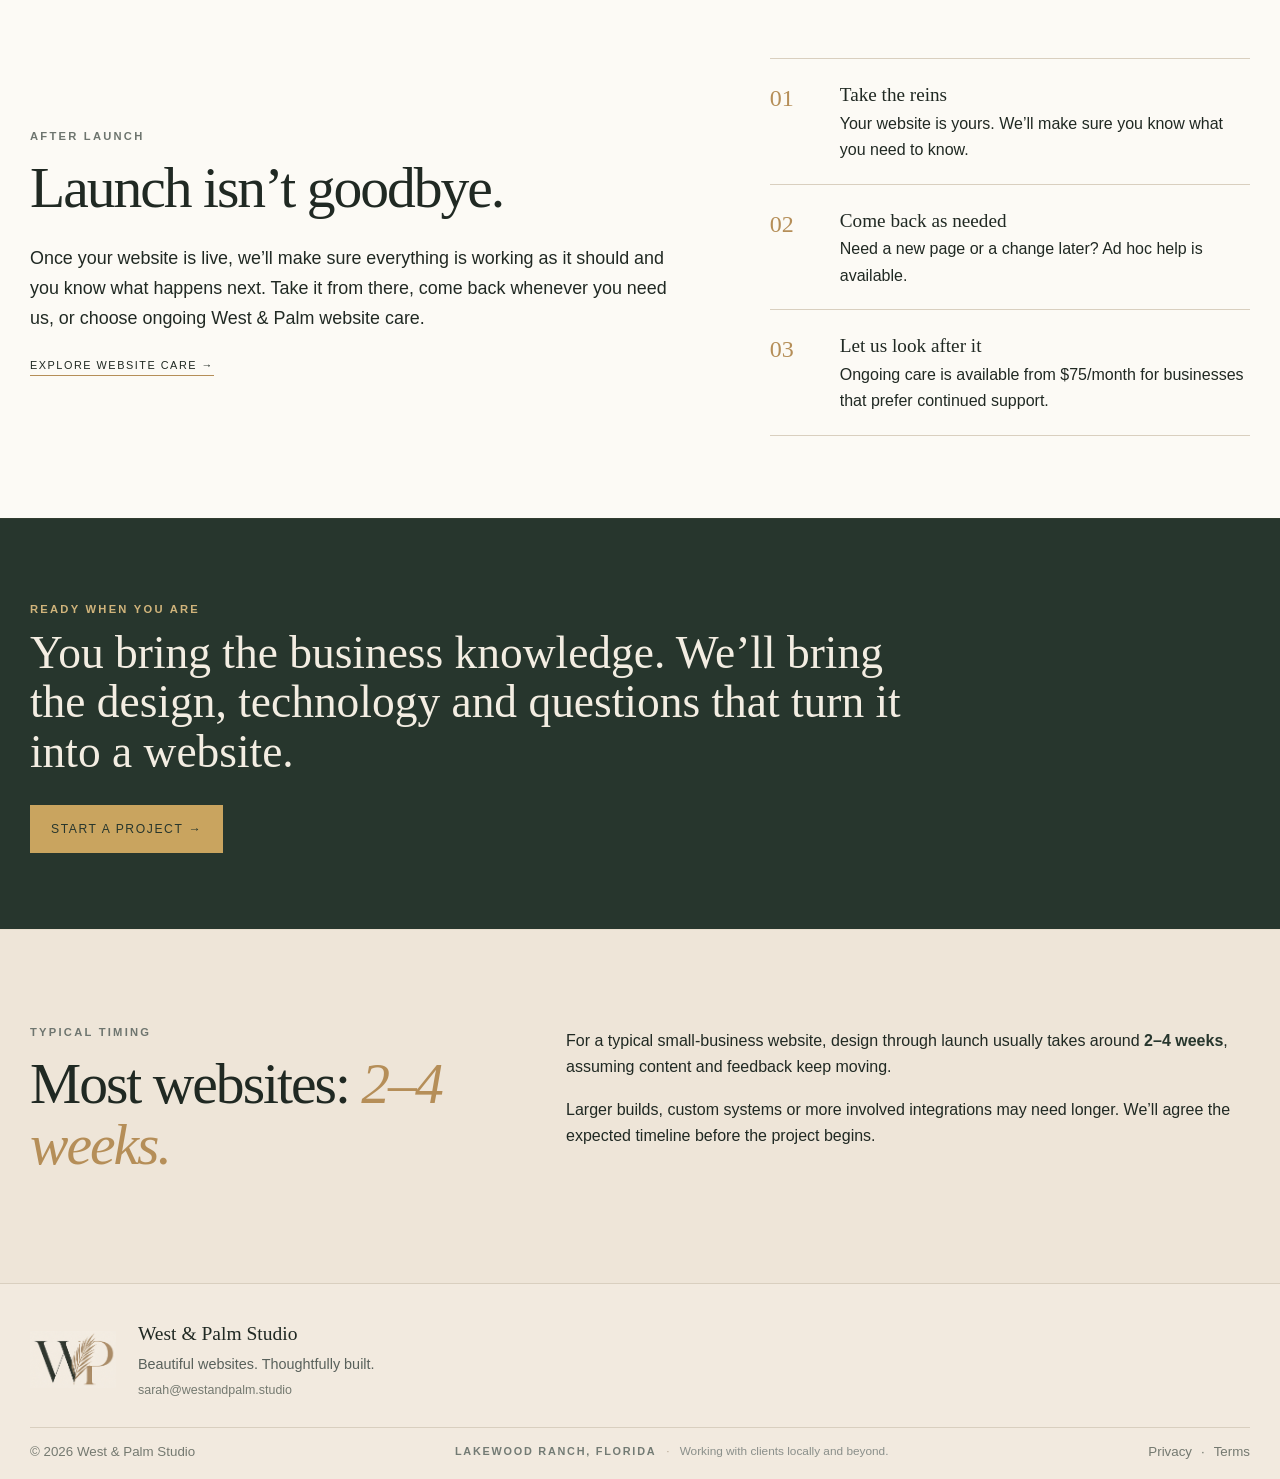
<file: process.html>
<!DOCTYPE html>

<html lang="en"><head><meta charset="utf-8"/><meta content="width=device-width,initial-scale=1" name="viewport"/><title>Website Design Process | West &amp; Palm Studio</title><meta content="Discover the West &amp; Palm Studio website process, from discovery and design through build, refinement and launch." name="description"/><link href="assets/wp-transparent.png" rel="icon"/><link href="styles.css" rel="stylesheet"/><link href="https://westandpalm.studio/process" rel="canonical"/><meta content="website" property="og:type"/><meta content="West &amp; Palm Studio" property="og:site_name"/><meta content="en_US" property="og:locale"/><meta content="Website Design Process | West &amp; Palm Studio" property="og:title"/><meta content="Discover the West &amp; Palm Studio website process, from discovery and design through build, refinement and launch." property="og:description"/><meta content="https://westandpalm.studio/process" property="og:url"/><meta content="https://westandpalm.studio/assets/west-palm-social.jpg" property="og:image"/><meta content="1200" property="og:image:width"/><meta content="630" property="og:image:height"/><meta content="West &amp; Palm Studio — Beautiful websites. Thoughtfully built." property="og:image:alt"/><meta content="summary_large_image" name="twitter:card"/><meta content="Website Design Process | West &amp; Palm Studio" name="twitter:title"/><meta content="Discover the West &amp; Palm Studio website process, from discovery and design through build, refinement and launch." name="twitter:description"/><meta content="https://westandpalm.studio/assets/west-palm-social.jpg" name="twitter:image"/></head><body class="page-process"><header class="nav"><div class="wrap"><a aria-label="West &amp; Palm Studio" class="brand header-logo" href="index.html"><img alt="West &amp; Palm Studio" src="assets/west-palm-header-transparent.png"/></a><nav class="links"><a href="index.html">Home</a><a href="services.html">Services</a><a href="work.html">Work</a><a href="process.html">Process</a><a href="pricing.html">Pricing</a><a href="about.html">About</a><a class="btn fill" href="contact.html">Let's talk →</a></nav><button aria-controls="mobile-navigation" aria-expanded="false" aria-label="Open navigation" class="mobile-menu-toggle" type="button"><span></span><span></span><span></span></button><nav aria-label="Mobile navigation" class="mobile-navigation" id="mobile-navigation"><a href="index.html">Home</a><a href="services.html">Services</a><a href="work.html">Work</a><a href="process.html">Process</a><a href="pricing.html">Pricing</a><a href="about.html">About</a><a class="mobile-menu-cta" href="contact.html">Let's talk →</a></nav></div></header><main>
<section class="pagehero editorial-hero process-hero"><div class="wrap hero-editorial-grid"><div class="hero-editorial-copy"><p class="eyebrow">Process</p><h1>Clear from first<br/>conversation <em>to launch.</em></h1><p>A considered, collaborative process keeps the project moving while leaving room for the good ideas that appear along the way.</p></div><div aria-hidden="true" class="hero-editorial-art process-art"><div class="process-numbers"><span>01</span><b>·</b><span>02</span><b>·</b><span>03</span><b>·</b><span>04</span><b>·</b><span>05</span><b>·</b><span>06</span></div><i><strong>discover</strong><b>────────</b><strong>launch</strong></i></div></div></section>
<section class="section process-detail-section"><div class="wrap"><div class="services-head"><div><p class="eyebrow">How it works</p><h2>Six stages. No mystery.</h2></div><p class="micro">You always know what happens next.</p></div><div class="process-detail-grid">
<article><span>01</span><div><h3>Discover</h3><p>We start with a conversation about your business, your audience, what you want the website to achieve and what isn’t working today. You don’t need a technical brief. We’ll ask the questions that help uncover what the project actually needs.</p></div></article>
<article><span>02</span><div><h3>Define</h3><p>We turn that conversation into a clear plan: pages, content, functionality, integrations, timing and scope. You’ll receive a project proposal and price before work begins, so there are no surprises halfway through.</p></div></article>
<article><span>03</span><div><h3>Design</h3><p>We establish a visual direction that feels right for your business, then shape the page experience around your content and customers. This is where typography, imagery, hierarchy and personality begin working together.</p></div></article>
<article><span>04</span><div><h3>Build</h3><p>The approved direction becomes a responsive website, built to work across phones, tablets and larger screens. We add the agreed functionality, integrations and SEO foundations while keeping performance and usability in mind.</p></div></article>
<article><span>05</span><div><h3>Refine</h3><p>You review the site as a whole and we work through the agreed revisions. We test links, forms, layouts and key screen sizes, then polish the details that make the finished site feel considered rather than merely complete.</p></div></article>
<article><span>06</span><div><h3>Launch</h3><p>Once everything is approved, we handle the final technical pieces: domain connection, SSL, indexing, sitemap, Search Console and launch checks as appropriate. Then your new website is ready to meet the world.</p></div></article>
</div></div></section>
<section class="section process-reassurance"><div class="wrap reassurance-grid"><div><p class="eyebrow">No mystery. No jargon.</p><h2>You don’t need to know how websites work.</h2><p class="process-lead">Tell us about your business and what you want to achieve. We’ll explain the decisions that matter, handle the technical details and keep you involved without expecting you to become a web developer.</p></div><aside class="jargon-card"><span class="jargon-word">DNS</span><span class="jargon-word">SSL</span><span class="jargon-word">SEO</span><span class="jargon-word">CMS</span><p>Useful things for us to understand.<br/><strong>Not homework for you.</strong></p></aside></div></section>
<section class="section client-input"><div class="wrap"><div class="services-head"><div><p class="eyebrow">What we’ll need from you</p><h2>Your knowledge. Your content.<br/>We’ll help with the rest.</h2></div><p class="micro">It’s less daunting than it sounds.</p></div><div class="input-grid"><article><span>01</span><h3>Your business</h3><p>What you do, who you serve, what makes you different and what you want visitors to do next.</p></article><article><span>02</span><h3>Your existing assets</h3><p>Logo, brand guidelines, photography and existing copy if you have them. If you don’t, we’ll work out what’s needed.</p></article><article><span>03</span><h3>Your preferences</h3><p>Examples of websites, styles or ideas you’re drawn to, plus anything you definitely don’t want.</p></article><article><span>04</span><h3>Access when needed</h3><p>Domain, hosting or third-party service access may be needed later. We’ll tell you exactly what and when.</p></article></div></div></section>
<section class="timeline-band"><div class="wrap timeline-grid"><div><p class="eyebrow">Typical timeline</p><p class="timeline-number">2–4 <em>weeks</em></p></div><div><h2>Enough time to do it properly. Not forever.</h2><p>Many standard website projects can be completed in around two to four weeks once the content and required access are available. Larger sites, complex integrations and projects where content is still being developed may take longer, and we’ll set expectations before we begin.</p></div></div></section>
<section class="section after-launch"><div class="wrap reassurance-grid"><div><p class="eyebrow">After launch</p><h2>Launch isn’t goodbye.</h2><p class="process-lead">Once your website is live, we’ll make sure everything is working as it should and you know what happens next. Take it from there, come back whenever you need us, or choose ongoing West &amp; Palm website care.</p><a class="text-link" href="pricing.html#care">Explore website care →</a></div><div class="after-options"><div><span>01</span><p><strong>Take the reins</strong><br/>Your website is yours. We’ll make sure you know what you need to know.</p></div><div><span>02</span><p><strong>Come back as needed</strong><br/>Need a new page or a change later? Ad hoc help is available.</p></div><div><span>03</span><p><strong>Let us look after it</strong><br/>Ongoing care is available from $75/month for businesses that prefer continued support.</p></div></div></div></section>
<section class="section dark"><div class="wrap reveal"><p class="eyebrow">Ready when you are</p><p class="quote">You bring the business knowledge. We’ll bring the design, technology and questions that turn it into a website.</p><a class="btn" href="contact.html">Start a project →</a></div></section>
<section class="section timeline-band"><div class="wrap split"><div><p class="eyebrow">Typical timing</p><h2>Most websites: <em>2–4 weeks.</em></h2></div><div><p>For a typical small-business website, design through launch usually takes around <strong>2–4 weeks</strong>, assuming content and feedback keep moving.</p><p>Larger builds, custom systems or more involved integrations may need longer. We’ll agree the expected timeline before the project begins.</p></div></div></section></main><footer class="footer"><div class="wrap footer-main"><div class="footer-brand"><div class="footer-brand-lockup"><a aria-label="West &amp; Palm Studio" class="footer-mark" href="index.html"><img alt="" src="assets/wp-transparent.png"/></a><div><p class="footer-studio-name">West &amp; Palm Studio</p><p class="footer-tagline">Beautiful websites. Thoughtfully built.</p><a class="footer-email" href="mailto:sarah@westandpalm.studio">sarah@westandpalm.studio</a></div></div></div></div><div class="wrap footer-bottom"><small>© <span data-year=""></span> West &amp; Palm Studio</small><small class="footer-location-line"><span class="footer-location-place">Lakewood Ranch, Florida</span><span class="footer-location-copy">Working with clients locally and beyond.</span></small><small class="footer-legal"><a href="privacy.html">Privacy</a><span>·</span><a href="terms.html">Terms</a></small></div></footer><script src="script.js"></script></body></html>
</file>
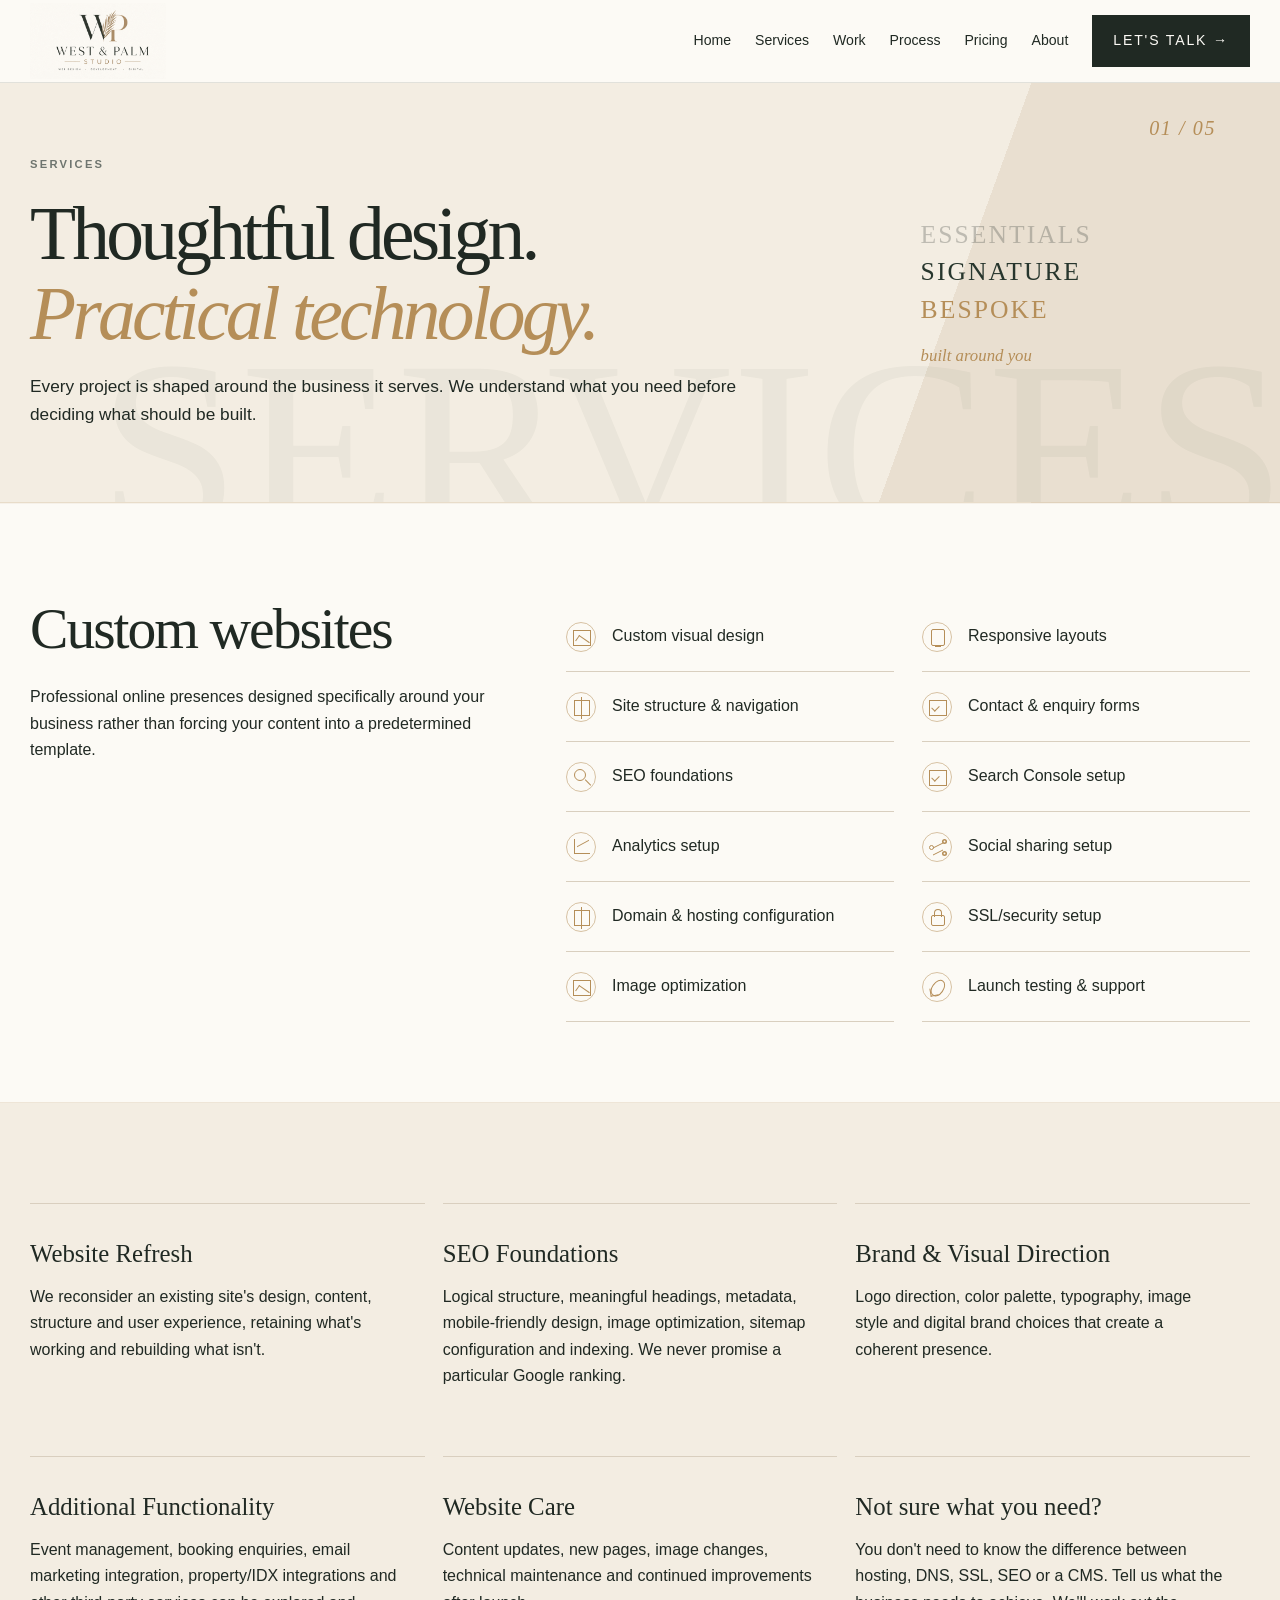
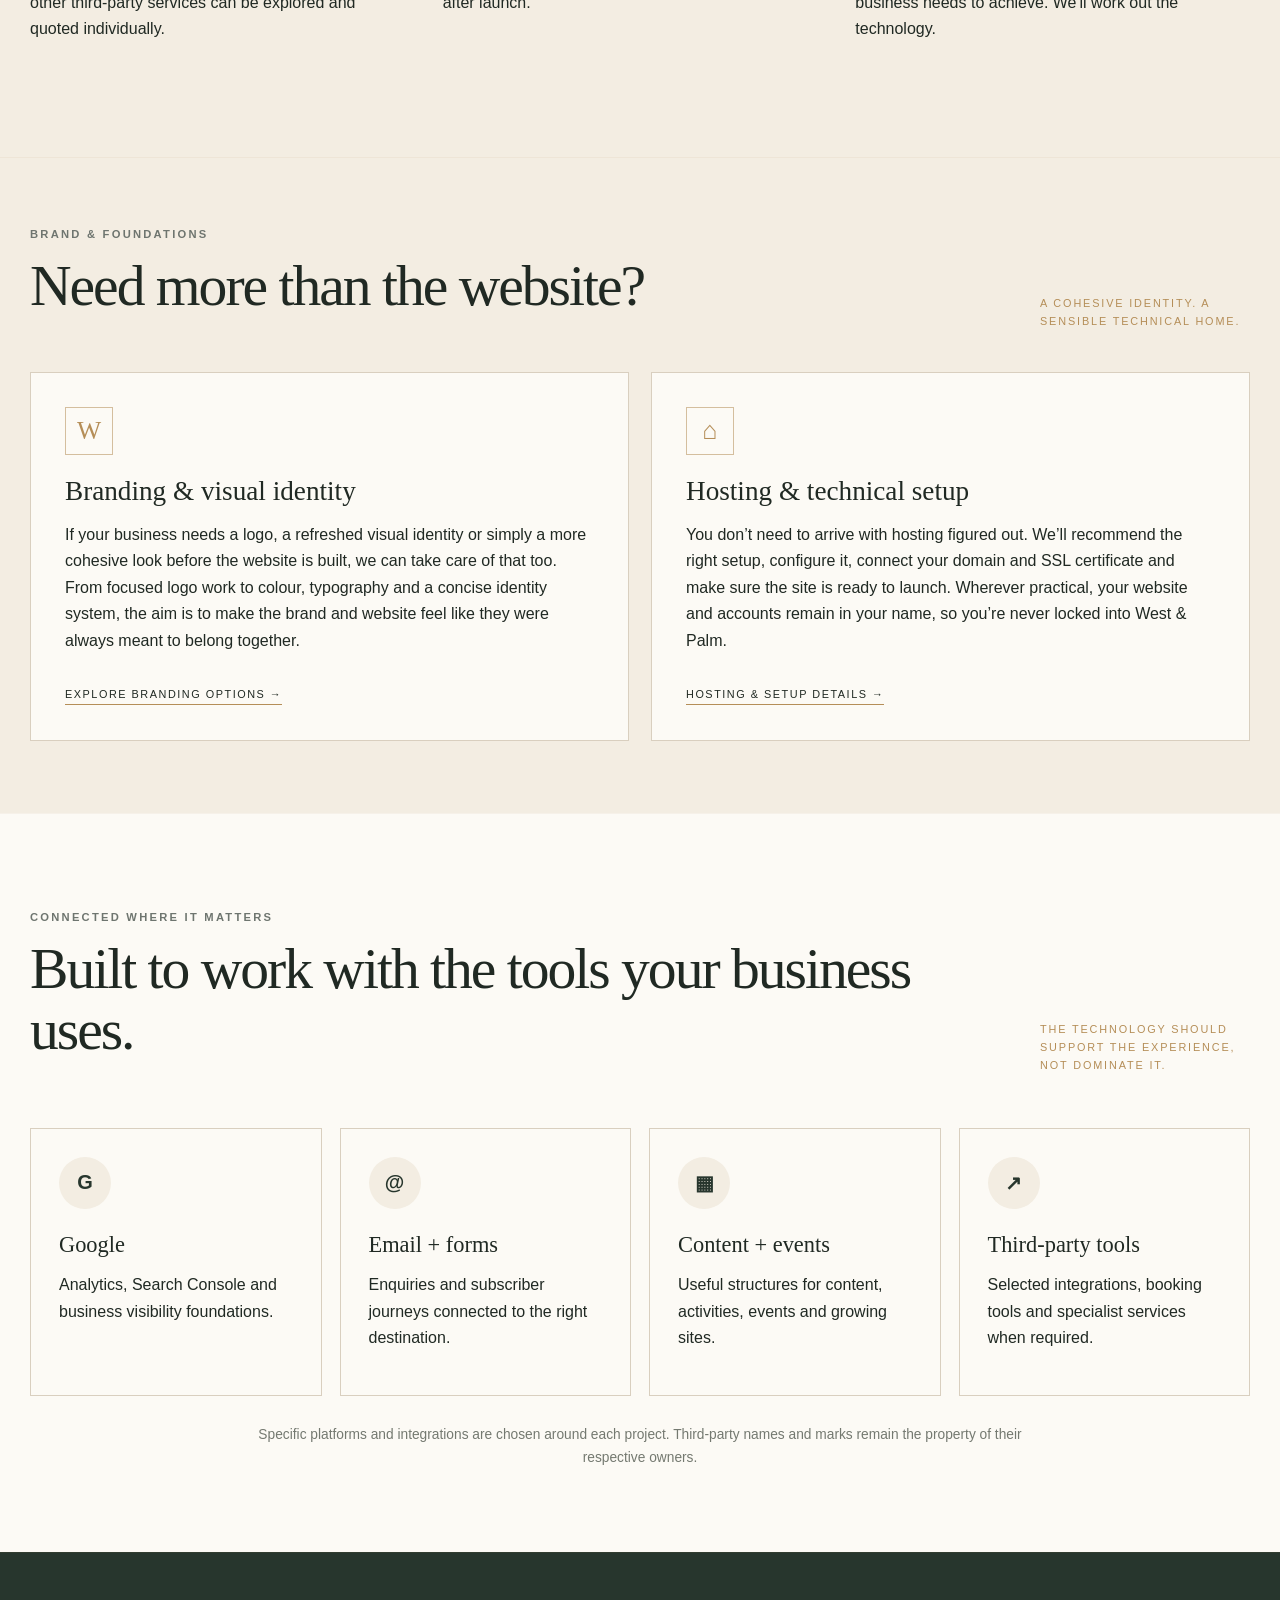
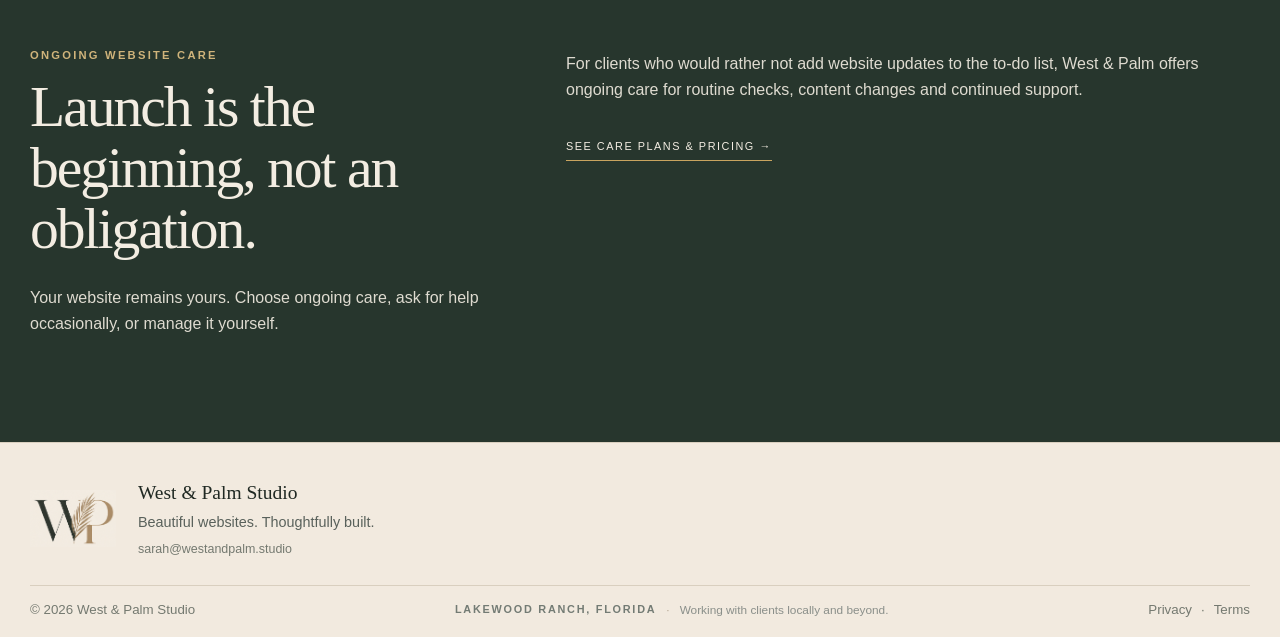
<file: services.html>
<!DOCTYPE html>

<html lang="en"><head><meta charset="utf-8"/><meta content="width=device-width,initial-scale=1" name="viewport"/><title>Website Design Services | West &amp; Palm Studio</title><meta content="Custom website design and development, SEO foundations, brand direction and ongoing website care from West &amp; Palm Studio." name="description"/><link href="assets/wp-transparent.png" rel="icon"/><link href="styles.css" rel="stylesheet"/><link href="https://westandpalm.studio/services" rel="canonical"/><meta content="website" property="og:type"/><meta content="West &amp; Palm Studio" property="og:site_name"/><meta content="en_US" property="og:locale"/><meta content="Website Design Services | West &amp; Palm Studio" property="og:title"/><meta content="Custom website design and development, SEO foundations, brand direction and ongoing website care from West &amp; Palm Studio." property="og:description"/><meta content="https://westandpalm.studio/services" property="og:url"/><meta content="https://westandpalm.studio/assets/west-palm-social.jpg" property="og:image"/><meta content="1200" property="og:image:width"/><meta content="630" property="og:image:height"/><meta content="West &amp; Palm Studio — Beautiful websites. Thoughtfully built." property="og:image:alt"/><meta content="summary_large_image" name="twitter:card"/><meta content="Website Design Services | West &amp; Palm Studio" name="twitter:title"/><meta content="Custom website design and development, SEO foundations, brand direction and ongoing website care from West &amp; Palm Studio." name="twitter:description"/><meta content="https://westandpalm.studio/assets/west-palm-social.jpg" name="twitter:image"/></head><body class="page-services"><header class="nav"><div class="wrap"><a aria-label="West &amp; Palm Studio" class="brand header-logo" href="index.html"><img alt="West &amp; Palm Studio" src="assets/west-palm-header-transparent.png"/></a><nav class="links"><a href="index.html">Home</a><a href="services.html">Services</a><a href="work.html">Work</a><a href="process.html">Process</a><a href="pricing.html">Pricing</a><a href="about.html">About</a><a class="btn fill" href="contact.html">Let's talk →</a></nav><button aria-controls="mobile-navigation" aria-expanded="false" aria-label="Open navigation" class="mobile-menu-toggle" type="button"><span></span><span></span><span></span></button><nav aria-label="Mobile navigation" class="mobile-navigation" id="mobile-navigation"><a href="index.html">Home</a><a href="services.html">Services</a><a href="work.html">Work</a><a href="process.html">Process</a><a href="pricing.html">Pricing</a><a href="about.html">About</a><a class="mobile-menu-cta" href="contact.html">Let's talk →</a></nav></div></header><main><section class="pagehero editorial-hero services-hero"><div class="wrap hero-editorial-grid"><div class="hero-editorial-copy"><p class="eyebrow">Services</p><h1>Thoughtful design.<br/><em>Practical technology.</em></h1><p>Every project is shaped around the business it serves. We understand what you need before deciding what should be built.</p></div><div aria-hidden="true" class="hero-editorial-art"><span>ESSENTIALS</span><span>SIGNATURE</span><span>BESPOKE</span><i>built around you</i></div></div></section><section class="section services-core"><div class="wrap split"><div><h2>Custom websites</h2><p>Professional online presences designed specifically around your business rather than forcing your content into a predetermined template.</p></div><div><ul class="list service-capability-list"><li class="foundation-item"><span aria-hidden="true" class="foundation-icon icon-image"></span><span>Custom visual design</span></li><li class="foundation-item"><span aria-hidden="true" class="foundation-icon icon-device"></span><span>Responsive layouts</span></li><li class="foundation-item"><span aria-hidden="true" class="foundation-icon icon-structure"></span><span>Site structure &amp; navigation</span></li><li class="foundation-item"><span aria-hidden="true" class="foundation-icon icon-console"></span><span>Contact &amp; enquiry forms</span></li><li class="foundation-item"><span aria-hidden="true" class="foundation-icon icon-search"></span><span>SEO foundations</span></li><li class="foundation-item"><span aria-hidden="true" class="foundation-icon icon-console"></span><span>Search Console setup</span></li><li class="foundation-item"><span aria-hidden="true" class="foundation-icon icon-chart"></span><span>Analytics setup</span></li><li class="foundation-item"><span aria-hidden="true" class="foundation-icon icon-share"></span><span>Social sharing setup</span></li><li class="foundation-item"><span aria-hidden="true" class="foundation-icon icon-structure"></span><span>Domain &amp; hosting configuration</span></li><li class="foundation-item"><span aria-hidden="true" class="foundation-icon icon-lock"></span><span>SSL/security setup</span></li><li class="foundation-item"><span aria-hidden="true" class="foundation-icon icon-image"></span><span>Image optimization</span></li><li class="foundation-item"><span aria-hidden="true" class="foundation-icon icon-launch"></span><span>Launch testing &amp; support</span></li></ul></div></div></section><section class="section services-secondary" style="background:var(--cream)"><div class="wrap cards"><div class="card"><h3>Website Refresh</h3><p>We reconsider an existing site's design, content, structure and user experience, retaining what's working and rebuilding what isn't.</p></div><div class="card"><h3>SEO Foundations</h3><p>Logical structure, meaningful headings, metadata, mobile-friendly design, image optimization, sitemap configuration and indexing. We never promise a particular Google ranking.</p></div><div class="card"><h3>Brand &amp; Visual Direction</h3><p>Logo direction, color palette, typography, image style and digital brand choices that create a coherent presence.</p></div><div class="card"><h3>Additional Functionality</h3><p>Event management, booking enquiries, email marketing integration, property/IDX integrations and other third-party services can be explored and quoted individually.</p></div><div class="card"><h3>Website Care</h3><p>Content updates, new pages, image changes, technical maintenance and continued improvements after launch.</p></div><div class="card"><h3>Not sure what you need?</h3><p>You don't need to know the difference between hosting, DNS, SSL, SEO or a CMS. Tell us what the business needs to achieve. We'll work out the technology.</p></div></div></section><section class="section brand-hosting-section services-brand-tight"><div class="wrap"><div class="services-head"><div><p class="eyebrow">Brand &amp; foundations</p><h2>Need more than the website?</h2></div><p class="micro">A cohesive identity. A sensible technical home.</p></div><div class="brand-hosting-grid"><article><span aria-hidden="true" class="line-icon">W</span><h3>Branding &amp; visual identity</h3><p>If your business needs a logo, a refreshed visual identity or simply a more cohesive look before the website is built, we can take care of that too. From focused logo work to colour, typography and a concise identity system, the aim is to make the brand and website feel like they were always meant to belong together.</p><a class="text-link" href="pricing.html#addons">Explore branding options →</a></article><article><span aria-hidden="true" class="line-icon">⌂</span><h3>Hosting &amp; technical setup</h3><p>You don’t need to arrive with hosting figured out. We’ll recommend the right setup, configure it, connect your domain and SSL certificate and make sure the site is ready to launch. Wherever practical, your website and accounts remain in your name, so you’re never locked into West &amp; Palm.</p><a class="text-link" href="pricing.html#addons">Hosting &amp; setup details →</a></article></div></div></section><section class="section tools-section"><div class="wrap reveal"><div class="services-head"><div><p class="eyebrow">Connected where it matters</p><h2>Built to work with the tools your business uses.</h2></div><p class="micro">The technology should support the experience, not dominate it.</p></div><div class="tool-grid"><article><span>G</span><h3>Google</h3><p>Analytics, Search Console and business visibility foundations.</p></article><article><span>@</span><h3>Email + forms</h3><p>Enquiries and subscriber journeys connected to the right destination.</p></article><article><span>▦</span><h3>Content + events</h3><p>Useful structures for content, activities, events and growing sites.</p></article><article><span>↗</span><h3>Third-party tools</h3><p>Selected integrations, booking tools and specialist services when required.</p></article></div><p class="tool-disclaimer">Specific platforms and integrations are chosen around each project. Third-party names and marks remain the property of their respective owners.</p></div></section>
<section class="section service-care" id="care"><div class="wrap split"><div><p class="eyebrow">Ongoing website care</p><h2>Launch is the beginning, not an obligation.</h2><p>Your website remains yours. Choose ongoing care, ask for help occasionally, or manage it yourself.</p></div><div><p>For clients who would rather not add website updates to the to-do list, West &amp; Palm offers ongoing care for routine checks, content changes and continued support.</p><a class="text-link" href="pricing.html#care">See care plans &amp; pricing →</a></div></div></section></main><footer class="footer"><div class="wrap footer-main"><div class="footer-brand"><div class="footer-brand-lockup"><a aria-label="West &amp; Palm Studio" class="footer-mark" href="index.html"><img alt="" src="assets/wp-transparent.png"/></a><div><p class="footer-studio-name">West &amp; Palm Studio</p><p class="footer-tagline">Beautiful websites. Thoughtfully built.</p><a class="footer-email" href="mailto:sarah@westandpalm.studio">sarah@westandpalm.studio</a></div></div></div></div><div class="wrap footer-bottom"><small>© <span data-year=""></span> West &amp; Palm Studio</small><small class="footer-location-line"><span class="footer-location-place">Lakewood Ranch, Florida</span><span class="footer-location-copy">Working with clients locally and beyond.</span></small><small class="footer-legal"><a href="privacy.html">Privacy</a><span>·</span><a href="terms.html">Terms</a></small></div></footer><script src="script.js"></script></body></html>
</file>
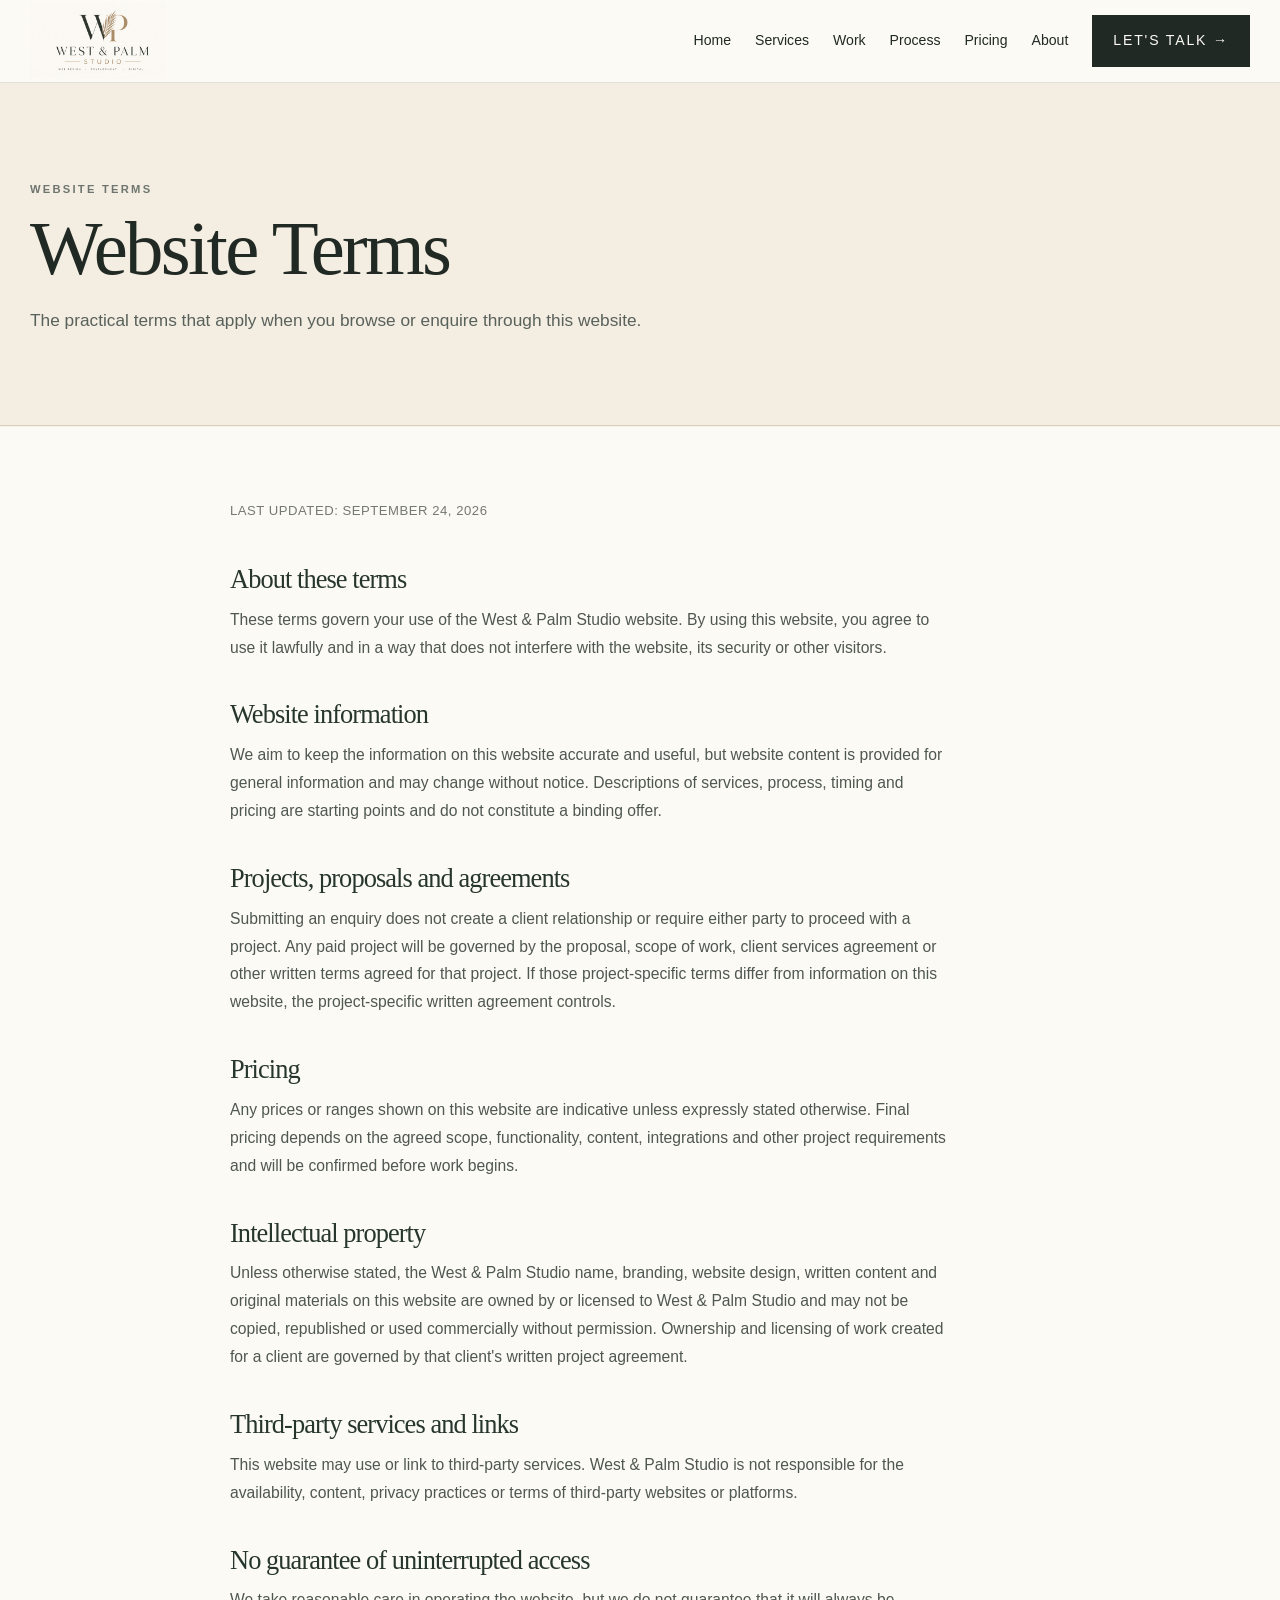
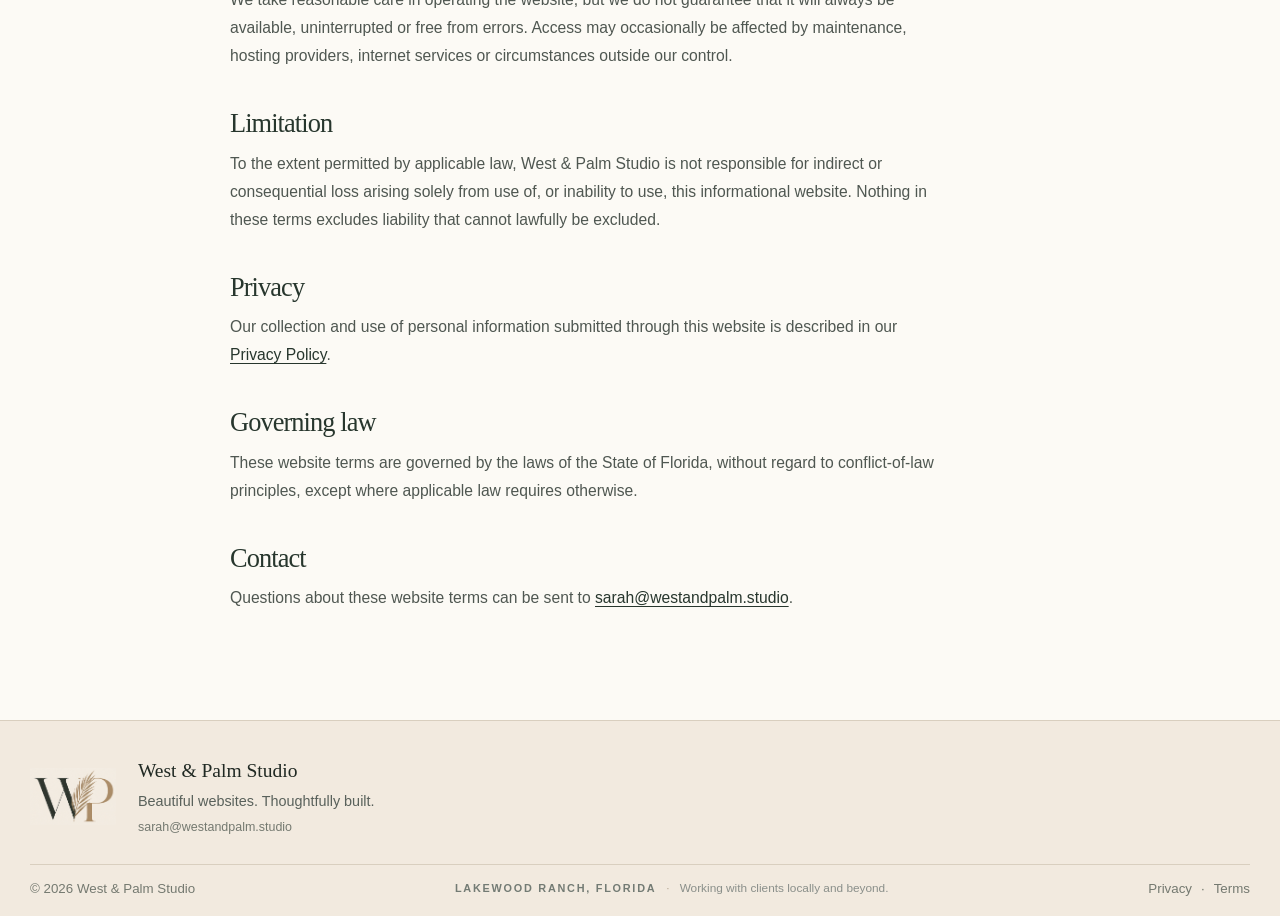
<file: terms.html>
<!DOCTYPE html>

<html lang="en"><head><meta charset="utf-8"/><meta content="width=device-width,initial-scale=1" name="viewport"/><title>Website Terms | West &amp; Palm Studio</title><meta content="Terms governing use of the West &amp; Palm Studio website." name="description"/><link href="assets/wp-transparent.png" rel="icon"/><link href="styles.css" rel="stylesheet"/><link href="https://westandpalm.studio/terms" rel="canonical"/><meta content="website" property="og:type"/><meta content="West &amp; Palm Studio" property="og:site_name"/><meta content="en_US" property="og:locale"/><meta content="Website Terms | West &amp; Palm Studio" property="og:title"/><meta content="Terms governing use of the West &amp; Palm Studio website." property="og:description"/><meta content="https://westandpalm.studio/terms" property="og:url"/><meta content="https://westandpalm.studio/assets/west-palm-social.jpg" property="og:image"/><meta content="1200" property="og:image:width"/><meta content="630" property="og:image:height"/><meta content="West &amp; Palm Studio — Beautiful websites. Thoughtfully built." property="og:image:alt"/><meta content="summary_large_image" name="twitter:card"/><meta content="Website Terms | West &amp; Palm Studio" name="twitter:title"/><meta content="Terms governing use of the West &amp; Palm Studio website." name="twitter:description"/><meta content="https://westandpalm.studio/assets/west-palm-social.jpg" name="twitter:image"/></head><body class="page-legal page-terms"><header class="nav"><div class="wrap"><a aria-label="West &amp; Palm Studio" class="brand header-logo" href="index.html"><img alt="West &amp; Palm Studio" src="assets/west-palm-header-transparent.png"/></a><nav class="links"><a href="index.html">Home</a><a href="services.html">Services</a><a href="work.html">Work</a><a href="process.html">Process</a><a href="pricing.html">Pricing</a><a href="about.html">About</a><a class="btn fill" href="contact.html">Let's talk →</a></nav><button aria-controls="mobile-navigation" aria-expanded="false" aria-label="Open navigation" class="mobile-menu-toggle" type="button"><span></span><span></span><span></span></button><nav aria-label="Mobile navigation" class="mobile-navigation" id="mobile-navigation"><a href="index.html">Home</a><a href="services.html">Services</a><a href="work.html">Work</a><a href="process.html">Process</a><a href="pricing.html">Pricing</a><a href="about.html">About</a><a class="mobile-menu-cta" href="contact.html">Let's talk →</a></nav></div></header><main><section class="legal-hero"><div class="wrap"><p class="eyebrow">Website terms</p><h1>Website Terms</h1><p>The practical terms that apply when you browse or enquire through this website.</p></div></section><section class="section legal-section"><div class="wrap legal-copy"><p class="legal-updated">Last updated: September 24, 2026</p>
<h2>About these terms</h2><p>These terms govern your use of the West &amp; Palm Studio website. By using this website, you agree to use it lawfully and in a way that does not interfere with the website, its security or other visitors.</p>
<h2>Website information</h2><p>We aim to keep the information on this website accurate and useful, but website content is provided for general information and may change without notice. Descriptions of services, process, timing and pricing are starting points and do not constitute a binding offer.</p>
<h2>Projects, proposals and agreements</h2><p>Submitting an enquiry does not create a client relationship or require either party to proceed with a project. Any paid project will be governed by the proposal, scope of work, client services agreement or other written terms agreed for that project. If those project-specific terms differ from information on this website, the project-specific written agreement controls.</p>
<h2>Pricing</h2><p>Any prices or ranges shown on this website are indicative unless expressly stated otherwise. Final pricing depends on the agreed scope, functionality, content, integrations and other project requirements and will be confirmed before work begins.</p>
<h2>Intellectual property</h2><p>Unless otherwise stated, the West &amp; Palm Studio name, branding, website design, written content and original materials on this website are owned by or licensed to West &amp; Palm Studio and may not be copied, republished or used commercially without permission. Ownership and licensing of work created for a client are governed by that client's written project agreement.</p>
<h2>Third-party services and links</h2><p>This website may use or link to third-party services. West &amp; Palm Studio is not responsible for the availability, content, privacy practices or terms of third-party websites or platforms.</p>
<h2>No guarantee of uninterrupted access</h2><p>We take reasonable care in operating the website, but we do not guarantee that it will always be available, uninterrupted or free from errors. Access may occasionally be affected by maintenance, hosting providers, internet services or circumstances outside our control.</p>
<h2>Limitation</h2><p>To the extent permitted by applicable law, West &amp; Palm Studio is not responsible for indirect or consequential loss arising solely from use of, or inability to use, this informational website. Nothing in these terms excludes liability that cannot lawfully be excluded.</p>
<h2>Privacy</h2><p>Our collection and use of personal information submitted through this website is described in our <a href="privacy.html">Privacy Policy</a>.</p>
<h2>Governing law</h2><p>These website terms are governed by the laws of the State of Florida, without regard to conflict-of-law principles, except where applicable law requires otherwise.</p>
<h2>Contact</h2><p>Questions about these website terms can be sent to <a href="mailto:sarah@westandpalm.studio">sarah@westandpalm.studio</a>.</p></div></section></main><footer class="footer"><div class="wrap footer-main"><div class="footer-brand"><div class="footer-brand-lockup"><a aria-label="West &amp; Palm Studio" class="footer-mark" href="index.html"><img alt="" src="assets/wp-transparent.png"/></a><div><p class="footer-studio-name">West &amp; Palm Studio</p><p class="footer-tagline">Beautiful websites. Thoughtfully built.</p><a class="footer-email" href="mailto:sarah@westandpalm.studio">sarah@westandpalm.studio</a></div></div></div></div><div class="wrap footer-bottom"><small>© <span data-year=""></span> West &amp; Palm Studio</small><small class="footer-location-line"><span class="footer-location-place">Lakewood Ranch, Florida</span><span class="footer-location-copy">Working with clients locally and beyond.</span></small><small class="footer-legal"><a href="privacy.html">Privacy</a><span>·</span><a href="terms.html">Terms</a></small></div></footer><script src="script.js"></script></body></html>
</file>
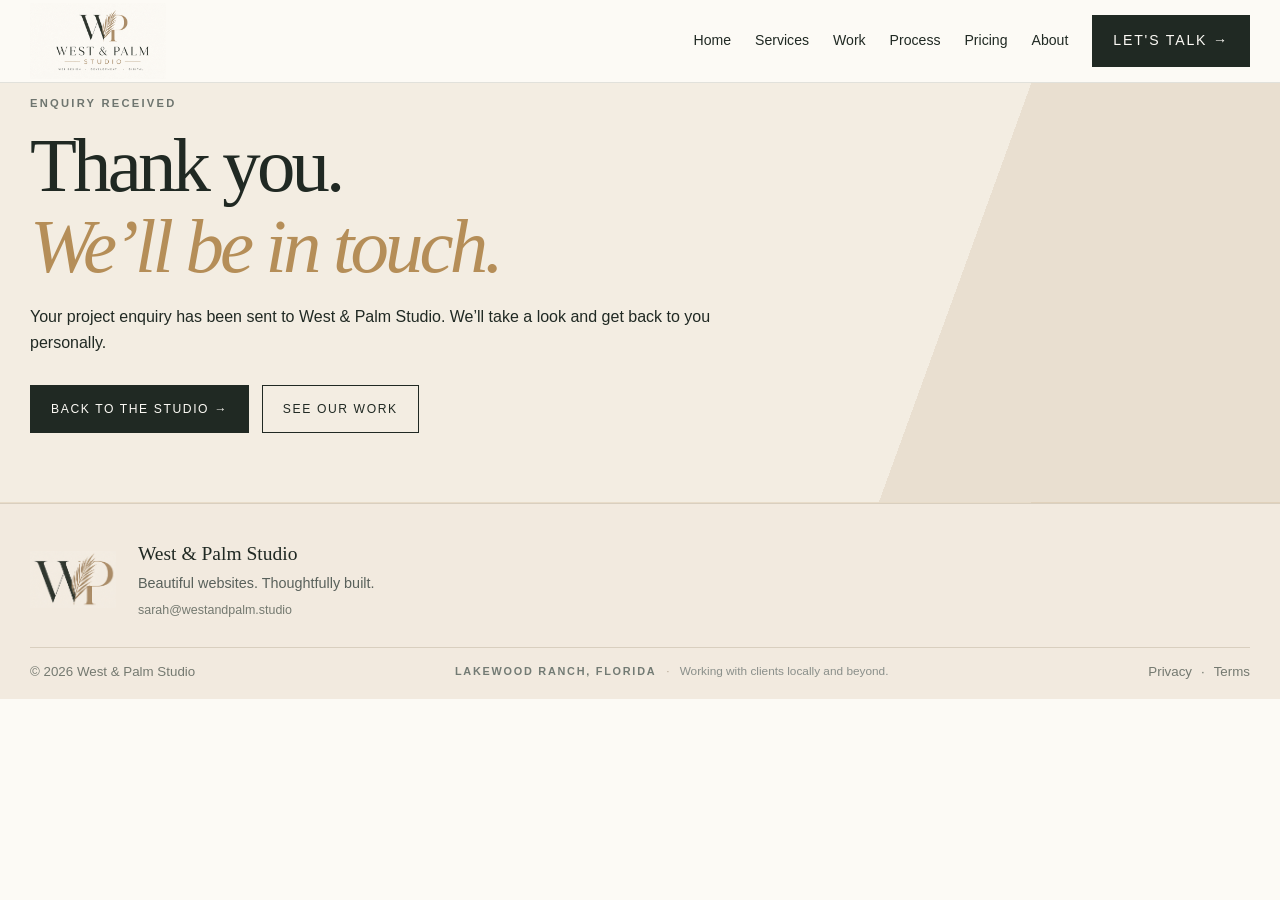
<file: thanks.html>
<!DOCTYPE html>

<html lang="en"><head><meta charset="utf-8"/><meta content="width=device-width,initial-scale=1" name="viewport"/><title>Thank you | West &amp; Palm Studio</title><meta content="Thank you for contacting West &amp; Palm Studio." name="description"/><meta content="noindex" name="robots"/><link href="assets/wp-transparent.png" rel="icon"/><link href="styles.css" rel="stylesheet"/><link href="https://westandpalm.studio/thanks" rel="canonical"/></head><body class="page-thanks"><header class="nav"><div class="wrap"><a aria-label="West &amp; Palm Studio" class="brand header-logo" href="index.html"><img alt="West &amp; Palm Studio" src="assets/west-palm-header-transparent.png"/></a><nav class="links"><a href="index.html">Home</a><a href="services.html">Services</a><a href="work.html">Work</a><a href="process.html">Process</a><a href="pricing.html">Pricing</a><a href="about.html">About</a><a class="btn fill" href="contact.html">Let's talk →</a></nav><button aria-controls="mobile-navigation" aria-expanded="false" aria-label="Open navigation" class="mobile-menu-toggle" type="button"><span></span><span></span><span></span></button><nav aria-label="Mobile navigation" class="mobile-navigation" id="mobile-navigation"><a href="index.html">Home</a><a href="services.html">Services</a><a href="work.html">Work</a><a href="process.html">Process</a><a href="pricing.html">Pricing</a><a href="about.html">About</a><a class="mobile-menu-cta" href="contact.html">Let's talk →</a></nav></div></header><main><section class="pagehero editorial-hero"><div class="wrap"><p class="eyebrow">Enquiry received</p><h1>Thank you.<br/><em>We’ll be in touch.</em></h1><p>Your project enquiry has been sent to West &amp; Palm Studio. We’ll take a look and get back to you personally.</p><div class="actions"><a class="btn fill" href="index.html">Back to the studio →</a><a class="btn" href="work.html">See our work</a></div></div></section></main><footer class="footer"><div class="wrap footer-main"><div class="footer-brand"><div class="footer-brand-lockup"><a aria-label="West &amp; Palm Studio" class="footer-mark" href="index.html"><img alt="" src="assets/wp-transparent.png"/></a><div><p class="footer-studio-name">West &amp; Palm Studio</p><p class="footer-tagline">Beautiful websites. Thoughtfully built.</p><a class="footer-email" href="mailto:sarah@westandpalm.studio">sarah@westandpalm.studio</a></div></div></div></div><div class="wrap footer-bottom"><small>© <span data-year=""></span> West &amp; Palm Studio</small><small class="footer-location-line"><span class="footer-location-place">Lakewood Ranch, Florida</span><span class="footer-location-copy">Working with clients locally and beyond.</span></small><small class="footer-legal"><a href="privacy.html">Privacy</a><span>·</span><a href="terms.html">Terms</a></small></div></footer><script src="script.js"></script></body></html>
</file>
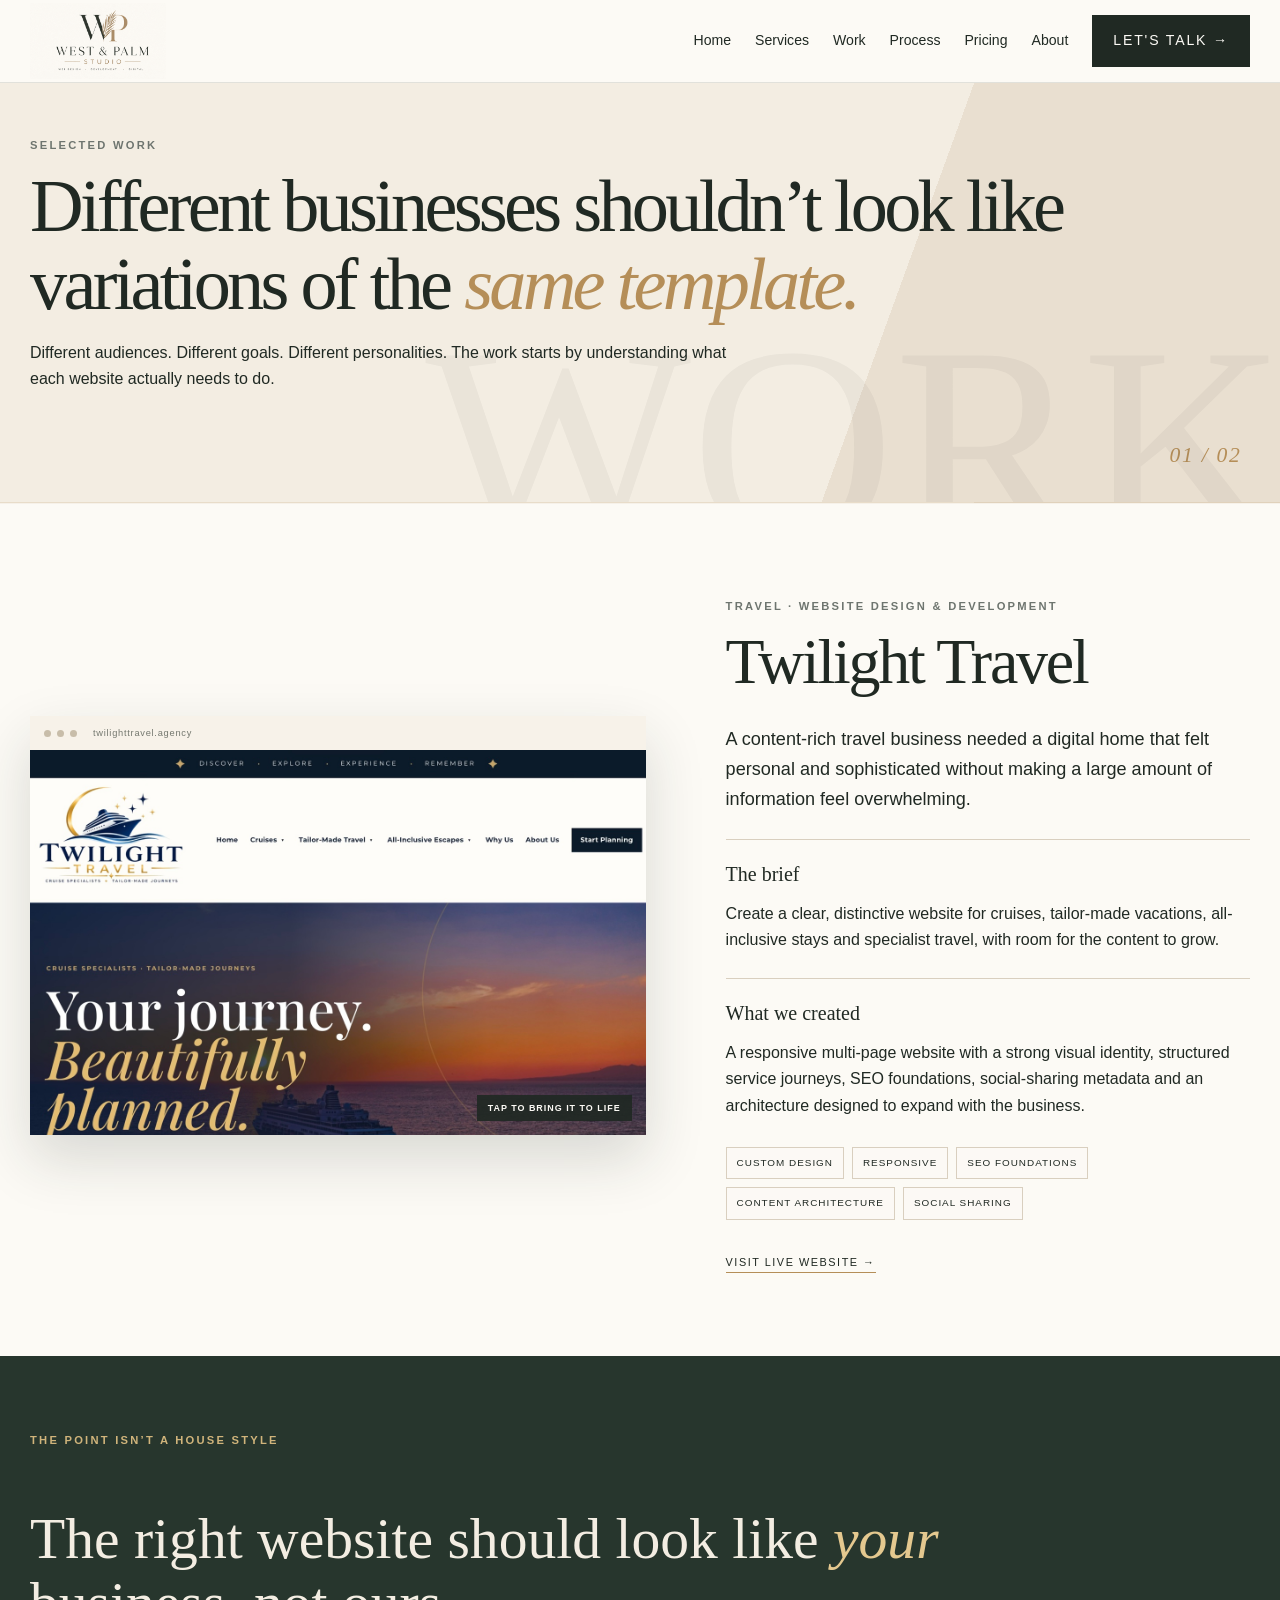
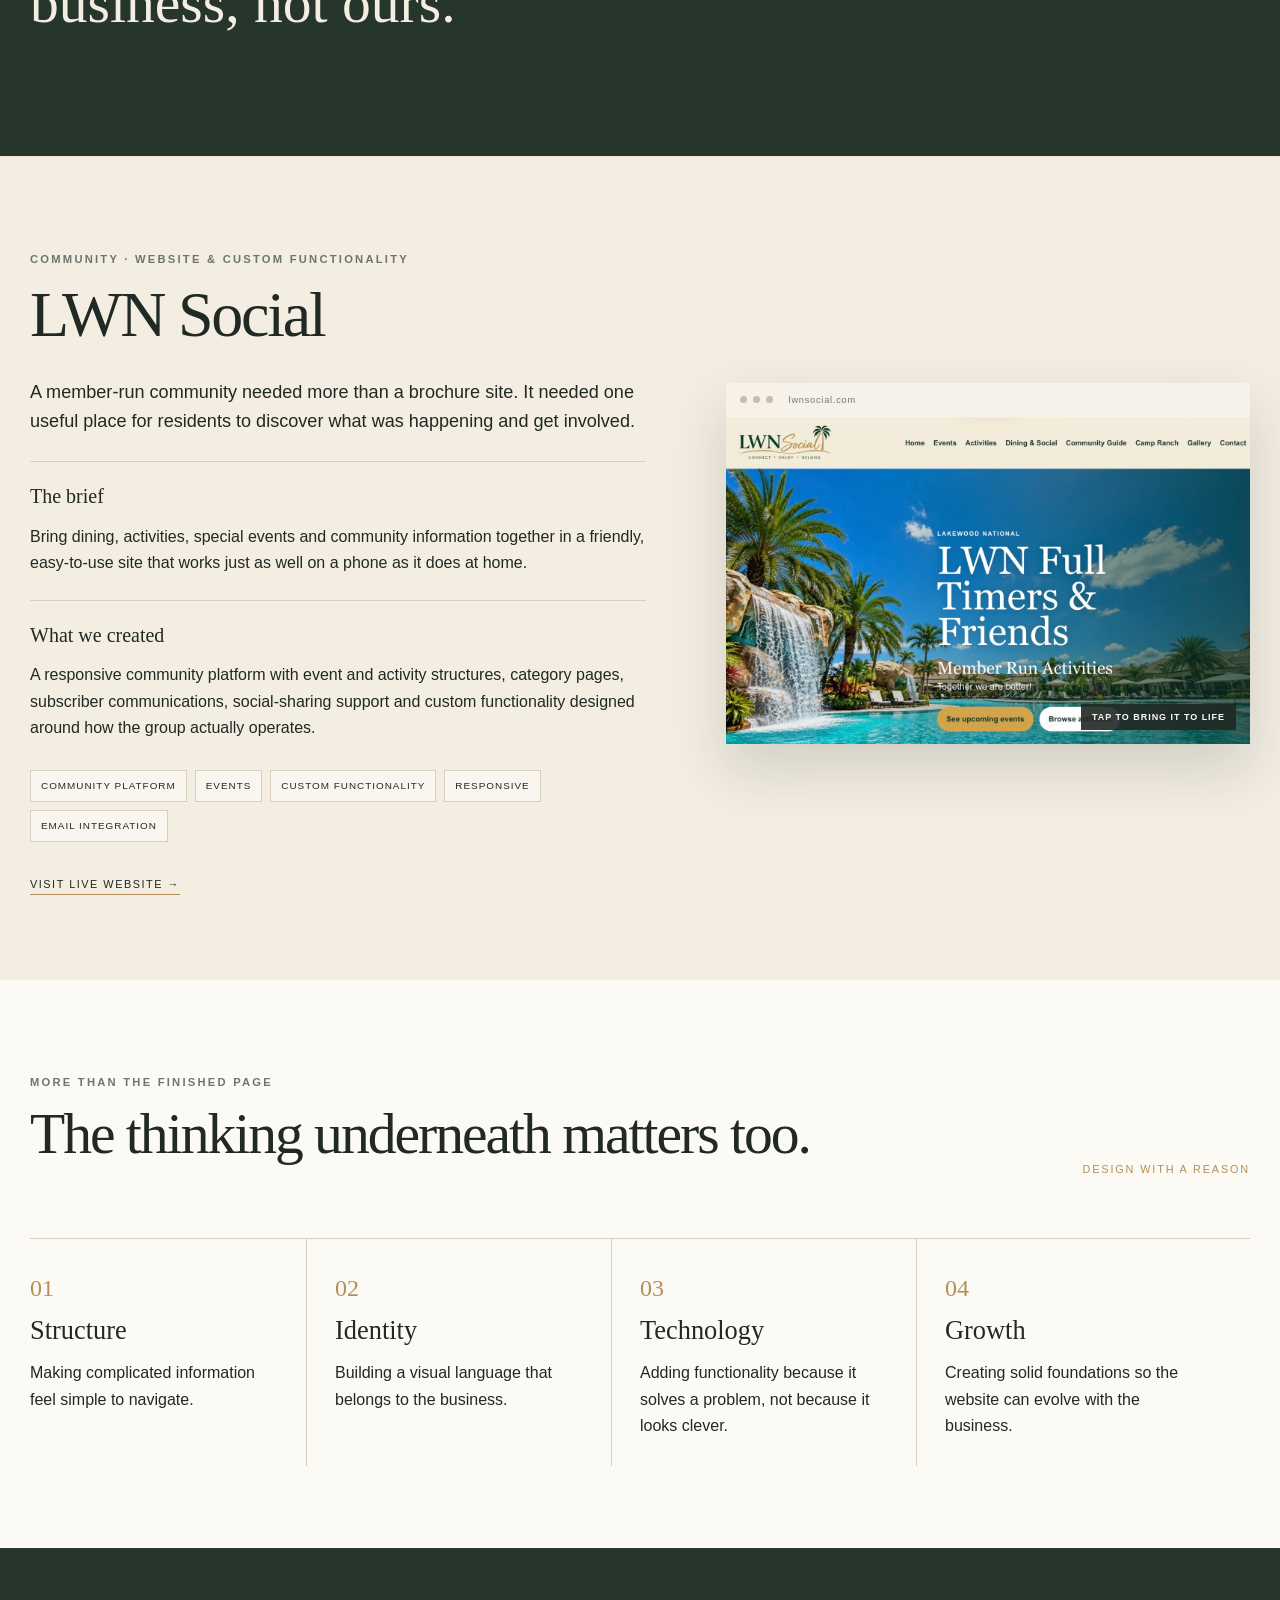
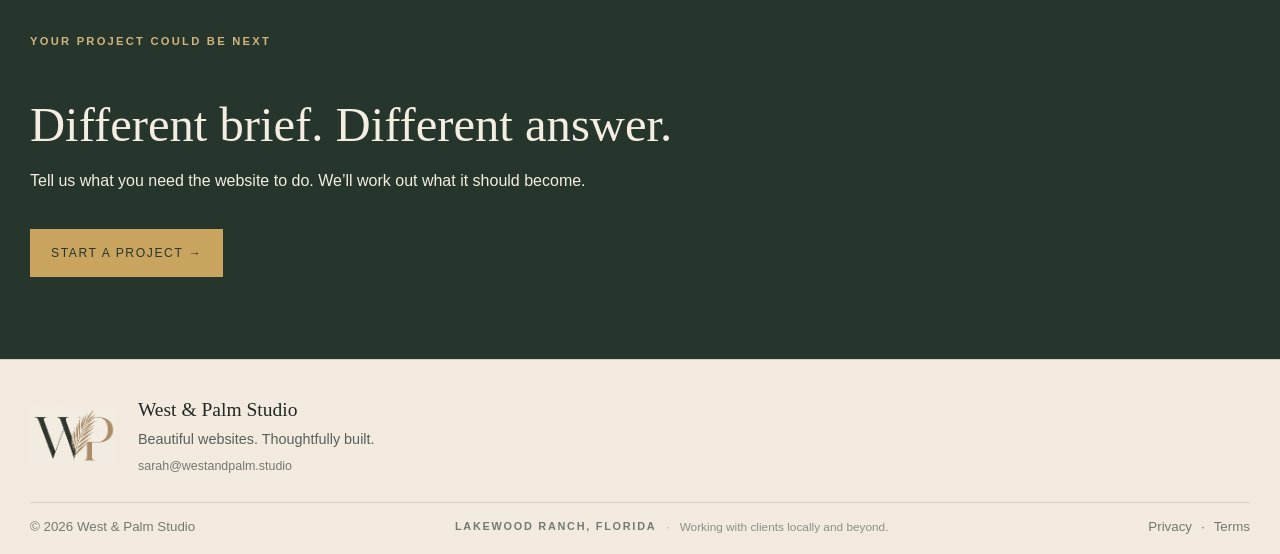
<file: work.html>
<!DOCTYPE html>

<html lang="en"><head><meta charset="utf-8"/><meta content="width=device-width,initial-scale=1" name="viewport"/><title>Website Design Work | West &amp; Palm Studio</title><meta content="Explore selected website design and development work from West &amp; Palm Studio, created around different businesses, audiences and goals." name="description"/><link href="assets/wp-transparent.png" rel="icon"/><link href="styles.css" rel="stylesheet"/><link href="https://westandpalm.studio/work" rel="canonical"/><meta content="website" property="og:type"/><meta content="West &amp; Palm Studio" property="og:site_name"/><meta content="en_US" property="og:locale"/><meta content="Website Design Work | West &amp; Palm Studio" property="og:title"/><meta content="Explore selected website design and development work from West &amp; Palm Studio, created around different businesses, audiences and goals." property="og:description"/><meta content="https://westandpalm.studio/work" property="og:url"/><meta content="https://westandpalm.studio/assets/west-palm-social.jpg" property="og:image"/><meta content="1200" property="og:image:width"/><meta content="630" property="og:image:height"/><meta content="West &amp; Palm Studio — Beautiful websites. Thoughtfully built." property="og:image:alt"/><meta content="summary_large_image" name="twitter:card"/><meta content="Website Design Work | West &amp; Palm Studio" name="twitter:title"/><meta content="Explore selected website design and development work from West &amp; Palm Studio, created around different businesses, audiences and goals." name="twitter:description"/><meta content="https://westandpalm.studio/assets/west-palm-social.jpg" name="twitter:image"/></head><body class="page-work"><header class="nav"><div class="wrap"><a aria-label="West &amp; Palm Studio" class="brand header-logo" href="index.html"><img alt="West &amp; Palm Studio" src="assets/west-palm-header-transparent.png"/></a><nav class="links"><a href="index.html">Home</a><a href="services.html">Services</a><a href="work.html">Work</a><a href="process.html">Process</a><a href="pricing.html">Pricing</a><a href="about.html">About</a><a class="btn fill" href="contact.html">Let's talk →</a></nav><button aria-controls="mobile-navigation" aria-expanded="false" aria-label="Open navigation" class="mobile-menu-toggle" type="button"><span></span><span></span><span></span></button><nav aria-label="Mobile navigation" class="mobile-navigation" id="mobile-navigation"><a href="index.html">Home</a><a href="services.html">Services</a><a href="work.html">Work</a><a href="process.html">Process</a><a href="pricing.html">Pricing</a><a href="about.html">About</a><a class="mobile-menu-cta" href="contact.html">Let's talk →</a></nav></div></header><main><section class="pagehero editorial-hero work-hero"><div class="wrap"><p class="eyebrow">Selected work</p><h1>Different businesses shouldn’t look like variations of the <em>same template.</em></h1><p>Different audiences. Different goals. Different personalities. The work starts by understanding what each website actually needs to do.</p></div></section>
<section class="section case-study" id="twilight-travel"><div class="wrap case-grid reveal"><div class="case-visual"><button aria-label="Animate Twilight Travel preview" class="site-preview" type="button"><span class="browser-bar"><i></i><i></i><i></i><b>twilighttravel.agency</b></span><span class="preview-window"><img alt="Twilight Travel website homepage" src="assets/twilight-travel.jpg"/></span><span class="preview-hint">Tap to bring it to life</span></button></div><div class="case-copy"><p class="eyebrow">Travel · Website design &amp; development</p><h2>Twilight Travel</h2><p class="case-intro">A content-rich travel business needed a digital home that felt personal and sophisticated without making a large amount of information feel overwhelming.</p><div class="case-detail"><h3>The brief</h3><p>Create a clear, distinctive website for cruises, tailor-made vacations, all-inclusive stays and specialist travel, with room for the content to grow.</p></div><div class="case-detail"><h3>What we created</h3><p>A responsive multi-page website with a strong visual identity, structured service journeys, SEO foundations, social-sharing metadata and an architecture designed to expand with the business.</p></div><div class="capability-tags"><span>Custom design</span><span>Responsive</span><span>SEO foundations</span><span>Content architecture</span><span>Social sharing</span></div><a class="text-link" href="https://twilighttravel.agency" rel="noopener" target="_blank">Visit live website →</a></div></div></section>
<section class="case-statement"><div class="wrap reveal"><p class="eyebrow">The point isn’t a house style</p><p class="quote">The right website should look like <em>your</em> business, not ours.</p></div></section>
<section class="section case-study alt" id="lwn-social"><div class="wrap case-grid reveal"><div class="case-visual"><button aria-label="Animate LWN Social preview" class="site-preview" type="button"><span class="browser-bar"><i></i><i></i><i></i><b>lwnsocial.com</b></span><span class="preview-window"><img alt="LWN Social website homepage" src="assets/lwn-social.jpg"/></span><span class="preview-hint">Tap to bring it to life</span></button></div><div class="case-copy"><p class="eyebrow">Community · Website &amp; custom functionality</p><h2>LWN Social</h2><p class="case-intro">A member-run community needed more than a brochure site. It needed one useful place for residents to discover what was happening and get involved.</p><div class="case-detail"><h3>The brief</h3><p>Bring dining, activities, special events and community information together in a friendly, easy-to-use site that works just as well on a phone as it does at home.</p></div><div class="case-detail"><h3>What we created</h3><p>A responsive community platform with event and activity structures, category pages, subscriber communications, social-sharing support and custom functionality designed around how the group actually operates.</p></div><div class="capability-tags"><span>Community platform</span><span>Events</span><span>Custom functionality</span><span>Responsive</span><span>Email integration</span></div><a class="text-link" href="https://lwnsocial.com" rel="noopener" target="_blank">Visit live website →</a></div></div></section>
<section class="section thinking-section"><div class="wrap reveal"><div class="services-head"><div><p class="eyebrow">More than the finished page</p><h2>The thinking underneath matters too.</h2></div><p class="micro">Design with a reason</p></div><div class="thinking-grid"><article><span>01</span><h3>Structure</h3><p>Making complicated information feel simple to navigate.</p></article><article><span>02</span><h3>Identity</h3><p>Building a visual language that belongs to the business.</p></article><article><span>03</span><h3>Technology</h3><p>Adding functionality because it solves a problem, not because it looks clever.</p></article><article><span>04</span><h3>Growth</h3><p>Creating solid foundations so the website can evolve with the business.</p></article></div></div></section>
<section class="section dark work-final-cta"><div class="wrap reveal"><p class="eyebrow">Your project could be next</p><p class="quote">Different brief. Different answer.</p><p>Tell us what you need the website to do. We’ll work out what it should become.</p><a class="btn" href="contact.html">Start a project →</a></div></section></main><footer class="footer"><div class="wrap footer-main"><div class="footer-brand"><div class="footer-brand-lockup"><a aria-label="West &amp; Palm Studio" class="footer-mark" href="index.html"><img alt="" src="assets/wp-transparent.png"/></a><div><p class="footer-studio-name">West &amp; Palm Studio</p><p class="footer-tagline">Beautiful websites. Thoughtfully built.</p><a class="footer-email" href="mailto:sarah@westandpalm.studio">sarah@westandpalm.studio</a></div></div></div></div><div class="wrap footer-bottom"><small>© <span data-year=""></span> West &amp; Palm Studio</small><small class="footer-location-line"><span class="footer-location-place">Lakewood Ranch, Florida</span><span class="footer-location-copy">Working with clients locally and beyond.</span></small><small class="footer-legal"><a href="privacy.html">Privacy</a><span>·</span><a href="terms.html">Terms</a></small></div></footer><script src="script.js"></script></body></html>
</file>
<file: styles.css>
:root{--ink:#202923;--forest:#27362d;--forest2:#34453a;--sage:#8e9a89;--sand:#b58e58;--gold:#c9a45f;--cream:#f3ede2;--paper:#fcfaf5;--line:#d9cfbf}*{box-sizing:border-box}html{scroll-behavior:smooth}body{margin:0;color:var(--ink);background:var(--paper);font-family:Arial,Helvetica,sans-serif;line-height:1.65}h1,h2,h3,.brand,.serif{font-family:Georgia,'Times New Roman',serif;font-weight:400;line-height:1.06}h1{font-size:clamp(3.4rem,7vw,7rem);letter-spacing:-.05em;margin:.16em 0}h2{font-size:clamp(2.35rem,4.5vw,4.5rem);letter-spacing:-.035em;margin:.2em 0 .45em}h3{font-size:1.55rem;margin:.3em 0}p{max-width:720px}.wrap{width:min(1220px,calc(100% - 44px));margin:auto}.nav{position:sticky;top:0;z-index:20;background:rgba(252,250,245,.94);border-bottom:1px solid rgba(32,41,35,.12);backdrop-filter:blur(14px)}.nav .wrap{height:88px;display:flex;align-items:center;justify-content:space-between}.brand{text-decoration:none;color:var(--ink);font-size:1.45rem;letter-spacing:.035em}.brand small{display:block;font-family:Arial;font-size:.54rem;letter-spacing:.35em;text-align:center;margin-top:3px}.brand:before{content:'WP';display:inline-block;font-size:.7rem;color:var(--sand);margin-right:9px;vertical-align:middle;letter-spacing:-.12em}.links{display:flex;gap:26px;align-items:center}.links a{text-decoration:none;color:var(--ink);font-size:.88rem}.links>a:not(.btn):after{content:'';display:block;width:0;height:1px;background:var(--sand);transition:.25s}.links>a:hover:after{width:100%}.btn{display:inline-block;text-decoration:none;padding:13px 20px;border:1px solid currentColor;color:var(--ink);font-size:.76rem;letter-spacing:.13em;text-transform:uppercase;transition:.25s}.btn:hover{transform:translateY(-2px)}.btn.fill{background:var(--ink);color:var(--paper);border-color:var(--ink)}.hero{min-height:calc(100vh - 88px);display:grid;align-items:stretch;background:var(--cream);overflow:hidden}.hero-grid{display:grid;grid-template-columns:1.03fr .97fr;min-height:calc(100vh - 88px)}.hero-copy{display:flex;flex-direction:column;justify-content:center;padding:80px 6vw 80px max(22px,calc((100vw - 1220px)/2))}.hero-copy h1 em{display:block;color:var(--sand);font-weight:400}.hero-copy>p:not(.eyebrow){font-size:1.16rem;max-width:610px}.hero-visual{position:relative;min-height:620px;background:linear-gradient(145deg,#ddd0bb,#f5eee3);overflow:hidden}.hero-visual:before{content:'';position:absolute;inset:0;background:linear-gradient(110deg,rgba(255,255,255,.1),rgba(39,54,45,.12)),url('assets/brand-board.png') center/cover;filter:saturate(.65);transform:scale(1.02)}.hero-visual:after{content:'WEST & PALM';position:absolute;right:-18px;bottom:32px;color:rgba(255,255,255,.68);font-family:Georgia;font-size:clamp(2rem,4vw,5rem);letter-spacing:.08em;writing-mode:vertical-rl}.eyebrow{text-transform:uppercase;letter-spacing:.2em;font-size:.7rem;color:#6e756f;font-weight:600}.actions{display:flex;gap:13px;margin-top:28px;flex-wrap:wrap}.section{padding:105px 0}.intro-band{background:var(--forest);color:var(--cream);position:relative;overflow:hidden}.intro-band:after{content:'WP';position:absolute;right:4vw;top:-65px;font:300 20rem Georgia;color:rgba(255,255,255,.035)}.intro{display:grid;grid-template-columns:1.1fr .9fr;gap:90px;position:relative;z-index:1}.intro-band .eyebrow,.dark .eyebrow{color:#d0b47b}.intro-band strong{color:#e4c88f;letter-spacing:.08em}.cards{display:grid;grid-template-columns:repeat(3,1fr);gap:18px;margin-top:42px}.card{border-top:1px solid var(--line);padding:30px 22px 24px 0;min-height:235px;background:transparent}.card span{display:inline-grid;place-items:center;width:42px;height:42px;border-radius:50%;background:#eee5d7;color:var(--sand);font-family:Georgia;margin-bottom:12px}.services-head{display:flex;justify-content:space-between;align-items:end;gap:30px}.micro{font-size:.68rem;letter-spacing:.17em;text-transform:uppercase;color:var(--sand);max-width:210px}.work-section{background:#eee5d8}.work{display:grid;grid-template-columns:1fr 1fr;gap:28px;margin-top:45px}.project{background:var(--paper);padding:0;overflow:hidden;box-shadow:0 16px 40px rgba(32,41,35,.07)}.project-shot{aspect-ratio:16/10;overflow:hidden;background:#d8d0c2}.project-shot img{width:100%;height:100%;object-fit:cover;display:block;transition:.5s}.project:hover .project-shot img{transform:scale(1.025)}.project-copy{padding:28px 30px 34px}.project-copy h3{font-size:2rem}.text-link{color:var(--ink);text-transform:uppercase;letter-spacing:.14em;font-size:.68rem;text-decoration:none;border-bottom:1px solid var(--sand);padding-bottom:4px}.studio{display:grid;grid-template-columns:.9fr 1.1fr;min-height:520px}.studio-image{background:linear-gradient(rgba(32,41,35,.22),rgba(32,41,35,.22)),url('assets/brand-board.png') 5% 90%/210% auto no-repeat;min-height:480px}.studio-copy{background:var(--cream);padding:80px max(30px,7vw);display:flex;flex-direction:column;justify-content:center}.process-preview{background:var(--paper)}.process{display:grid;grid-template-columns:repeat(6,1fr);gap:0;margin-top:40px}.step{border-top:1px solid var(--line);border-right:1px solid var(--line);padding:24px 18px 0 0;margin-right:18px;min-height:165px}.step:last-child{border-right:0}.step b{display:block;font-family:Georgia;font-size:1.25rem;font-weight:400}.step:before{content:attr(data-num);display:block;color:var(--sand);font-family:Georgia;font-size:1.5rem;margin-bottom:12px}.dark{background:var(--forest);color:var(--cream);position:relative;overflow:hidden}.dark:after{content:'';position:absolute;inset:0;background:linear-gradient(90deg,rgba(39,54,45,.96),rgba(39,54,45,.72)),url('assets/brand-board.png') center/cover;opacity:.42}.dark .wrap{position:relative;z-index:1}.dark .btn{border-color:var(--gold);color:var(--forest);background:var(--gold)}.quote{font-family:Georgia;font-size:clamp(2.3rem,4.5vw,4.7rem);line-height:1.1;max-width:930px}.footer{padding:62px 0;border-top:1px solid var(--line);background:#f7f2e9}.footer .wrap{display:flex;justify-content:space-between;gap:30px}.pagehero{padding:120px 0 85px;background:var(--cream)}.pagehero h1{font-size:clamp(3rem,6vw,5.8rem)}.split{display:grid;grid-template-columns:.8fr 1.2fr;gap:80px}.list{display:grid;grid-template-columns:1fr 1fr;gap:10px 25px;padding:0;list-style:none}.list li{padding:10px 0;border-bottom:1px solid var(--line)}form{display:grid;gap:14px;max-width:720px}input,textarea,select{width:100%;padding:15px;border:1px solid var(--line);background:#fff;font:inherit}textarea{min-height:160px}.mobile{display:none}.reveal{opacity:0;transform:translateY(18px);transition:.7s ease}.reveal.visible{opacity:1;transform:none}@media(max-width:900px){.hero-grid{grid-template-columns:1fr}.hero-copy{padding:75px 24px}.hero-visual{min-height:45vh}.intro,.split,.studio{grid-template-columns:1fr}.cards{grid-template-columns:1fr 1fr}.process{grid-template-columns:repeat(3,1fr);gap:24px}.studio-image{min-height:360px}.links{display:none}.mobile{display:block}}@media(max-width:620px){.work,.cards{grid-template-columns:1fr}.process{grid-template-columns:1fr 1fr}.section{padding:72px 0}.footer .wrap{display:block}.list{grid-template-columns:1fr}.hero-visual{min-height:360px}.services-head{display:block}.nav .wrap{height:76px}}

/* V1.1 visual refinement */
.nav .wrap{height:104px}.brand-logo{display:block;width:185px;height:92px;overflow:hidden}.brand-logo img{width:100%;height:100%;object-fit:contain;display:block;mix-blend-mode:multiply}.brand-logo:before{display:none!important}.hero{min-height:calc(100vh - 104px)}.hero-grid{min-height:calc(100vh - 104px)}
.hero-visual{background:url('assets/hero-coastal.jpg') center/cover no-repeat;isolation:isolate}.hero-visual:before{content:'';position:absolute;inset:0;background:linear-gradient(120deg,rgba(255,248,236,.03),rgba(32,41,35,.1));filter:none;transform:none;z-index:-1}.hero-visual:after{content:'';position:absolute;inset:0;border:1px solid rgba(255,255,255,.24);pointer-events:none}.hero-stamp{position:absolute;right:34px;bottom:32px;width:145px;padding:14px;background:rgba(252,250,245,.9);backdrop-filter:blur(8px);box-shadow:0 12px 35px rgba(32,41,35,.12);text-align:center}.hero-stamp img{width:70px;display:block;margin:0 auto 5px;mix-blend-mode:multiply}.hero-stamp span{font-size:.5rem;letter-spacing:.16em;text-transform:uppercase;color:var(--ink)}
.intro-band{background:var(--forest)}.work-section{background:linear-gradient(180deg,#eee5d8,#f6f0e7)}.project{border:1px solid rgba(181,142,88,.16)}.project-shot{position:relative;padding:24px;background:#d8cbb8}.project-shot:before{content:'';position:absolute;left:24px;right:24px;top:14px;height:10px;border-radius:8px 8px 0 0;background:#f6f2ea;box-shadow:0 10px 30px rgba(32,41,35,.12)}.project-shot img{position:relative;box-shadow:0 15px 32px rgba(32,41,35,.18)}
.studio-image{background:linear-gradient(rgba(32,41,35,.12),rgba(32,41,35,.12)),url('assets/hero-coastal.jpg') 50% 58%/cover no-repeat}.dark:after{display:none;content:none;background:none}.footer .brand-logo{width:165px;height:88px}.footer{background:#f4ede2}
@media(max-width:900px){.nav .wrap{height:92px}.brand-logo{width:155px;height:80px}.hero{min-height:auto}.hero-grid{min-height:auto}.hero-visual{min-height:58vh}.hero-stamp{right:20px;bottom:20px}}
@media(max-width:620px){.nav .wrap{height:82px}.brand-logo{width:135px;height:72px}.hero-copy h1{font-size:clamp(3.1rem,15vw,4.8rem)}.hero-visual{min-height:460px}.hero-stamp{width:120px}.project-shot{padding:14px}.project-shot:before{left:14px;right:14px;top:8px}}

/* V1.2 brand implementation: restrained, asset-free header wordmark */
.nav .wrap{height:82px}
.wordmark{display:flex;flex-direction:column;align-items:center;justify-content:center;width:auto;line-height:1;text-decoration:none;color:var(--ink);padding:4px 0}
.wordmark:before{display:none!important}
.wordmark span{font-family:Georgia,'Times New Roman',serif;font-size:1.38rem;letter-spacing:.16em;white-space:nowrap}
.wordmark i{font-style:normal;color:var(--sand);padding:0 .06em}
.wordmark small{font-family:Arial,Helvetica,sans-serif;font-size:.48rem;letter-spacing:.48em;margin-top:8px;padding-left:.48em;color:var(--sand)}
.hero{min-height:calc(100vh - 82px)}.hero-grid{min-height:calc(100vh - 82px)}
.pagehero{padding-top:92px}
.footer{padding:52px 0}.footer .wrap{align-items:flex-start}.footer-mark{display:inline-block;width:74px;height:58px;margin-bottom:8px}.footer-mark img{display:block;width:100%;height:100%;object-fit:contain}.footer p{margin-top:8px}
@media(max-width:900px){.nav .wrap{height:78px}.wordmark span{font-size:1.2rem}.wordmark small{font-size:.43rem;margin-top:7px}.hero{min-height:auto}.hero-grid{min-height:auto}.pagehero{padding-top:82px}}
@media(max-width:620px){.nav .wrap{height:72px}.wordmark span{font-size:1.02rem;letter-spacing:.11em}.wordmark small{font-size:.39rem;letter-spacing:.4em;padding-left:.4em}.footer-mark{width:64px;height:50px}}

/* V1.2.2 implementation fixes */
.intro-band{background-color:var(--forest);background-image:none!important}
.dark{background-color:var(--forest);background-image:none!important}
.dark:after{display:none!important;content:none!important;background:none!important;background-image:none!important}
.header-logo{display:flex;align-items:center;flex:0 0 auto;width:190px;height:64px;overflow:hidden;text-decoration:none}
.header-logo:before{display:none!important}
.header-logo img{display:block;width:100%;height:100%;object-fit:contain;object-position:left center;mix-blend-mode:normal}
.links{gap:24px}
.links .btn{white-space:nowrap}
@media(max-width:1100px) and (min-width:901px){.header-logo{width:165px;height:58px}.links{gap:18px}.links a{font-size:.82rem}.links .btn{padding:12px 15px;font-size:.7rem;letter-spacing:.1em}}
@media(max-width:900px){.header-logo{width:170px;height:58px}}
@media(max-width:620px){.header-logo{width:145px;height:52px}}

/* V1.3 commercial content */
.section-lead{font-size:1.08rem;max-width:760px;margin:18px 0 0}.packages-preview{background:var(--paper)}.package-grid{display:grid;grid-template-columns:repeat(3,1fr);gap:18px;margin-top:42px;align-items:stretch}.package-card{border:1px solid var(--line);padding:34px 30px;display:flex;flex-direction:column;min-height:520px;background:var(--paper)}.package-card.featured{background:var(--cream);border-color:rgba(181,142,88,.65);transform:translateY(-8px)}.package-card h3{font-size:2rem;margin:.25em 0 .55em}.package-card>p:not(.eyebrow){min-height:88px}.package-card ul{list-style:none;padding:18px 0;margin:10px 0 24px;border-top:1px solid var(--line)}.package-card li{padding:7px 0 7px 22px;position:relative}.package-card li:before{content:'✓';position:absolute;left:0;color:var(--sand)}.investment{margin-top:auto;padding-top:22px;border-top:1px solid var(--line)}.investment span{display:block;text-transform:uppercase;letter-spacing:.16em;font-size:.62rem;color:#737970}.investment strong{display:block;font-family:Georgia,'Times New Roman',serif;font-size:1.85rem;font-weight:400;color:var(--ink);margin-top:4px}.pricing-note{font-size:.84rem;color:#687069;max-width:900px;margin:24px 0 28px}.packages-section{background:#eee5d8;scroll-margin-top:90px}.inclusions{background:var(--paper)}.addons{background:var(--cream)}.addon-grid{display:grid;grid-template-columns:repeat(4,1fr);gap:0;margin-top:40px;border-top:1px solid var(--line);border-bottom:1px solid var(--line)}.addon-grid>div{padding:30px 26px 34px 0;margin-right:26px;border-right:1px solid var(--line)}.addon-grid>div:last-child{border-right:0;margin-right:0}.addon-grid h3{font-size:1.45rem}.addon-grid strong{display:block;color:var(--sand);font-size:.78rem;letter-spacing:.08em;text-transform:uppercase;margin-top:18px}.care-band{background:var(--forest);color:var(--cream)}.care-band .eyebrow{color:#d0b47b}.care-band .btn.fill{background:var(--gold);border-color:var(--gold);color:var(--forest);margin-top:14px}
@media(max-width:900px){.package-grid{grid-template-columns:1fr}.package-card{min-height:0}.package-card.featured{transform:none}.package-card>p:not(.eyebrow){min-height:0}.addon-grid{grid-template-columns:1fr 1fr}.addon-grid>div:nth-child(2){border-right:0}.addon-grid>div{border-bottom:1px solid var(--line)}}
@media(max-width:620px){.addon-grid{grid-template-columns:1fr}.addon-grid>div{border-right:0;margin-right:0}.package-card{padding:28px 22px}.investment strong{font-size:1.65rem}}

/* V1.4 personality, comparison and case studies */
.comparison-section{background:var(--paper);scroll-margin-top:90px}.comparison-scroll{overflow-x:auto;margin-top:42px;border-top:1px solid var(--line)}.comparison-table{width:100%;border-collapse:collapse;min-width:760px}.comparison-table th,.comparison-table td{padding:18px 20px;border-bottom:1px solid var(--line);text-align:center}.comparison-table th:first-child,.comparison-table td:first-child{text-align:left}.comparison-table th{font-family:Georgia,'Times New Roman',serif;font-size:1.25rem;font-weight:400;background:var(--cream)}.comparison-table th span{font-family:Arial,sans-serif;font-size:.64rem;letter-spacing:.1em;text-transform:uppercase;color:var(--sand)}.comparison-table td:not(:first-child){border-left:1px solid rgba(217,207,191,.55)}
.work-hero{position:relative;overflow:hidden}.work-hero:after{content:'WORK';position:absolute;right:-.03em;bottom:-.28em;font:400 clamp(8rem,22vw,22rem)/1 Georgia;color:rgba(181,142,88,.07);pointer-events:none}.work-hero .wrap{position:relative;z-index:1}.work-hero h1{max-width:1050px;font-size:clamp(3rem,5.8vw,6.2rem)}
.case-study{padding:120px 0}.case-study.alt{background:var(--cream)}.case-grid{display:grid;grid-template-columns:1.08fr .92fr;gap:80px;align-items:center}.case-study.alt .case-visual{order:2}.case-study.alt .case-copy{order:1}.case-copy h2{font-size:clamp(3rem,5vw,5.3rem)}.case-intro{font-size:1.13rem}.case-detail{border-top:1px solid var(--line);padding-top:18px;margin-top:24px}.case-detail h3{font-size:1.25rem}.capability-tags{display:flex;flex-wrap:wrap;gap:8px;margin:28px 0}.capability-tags span{border:1px solid var(--line);padding:7px 10px;font-size:.62rem;letter-spacing:.1em;text-transform:uppercase;background:rgba(252,250,245,.7)}
.site-preview{width:100%;border:0;padding:0;background:#d8cbb8;box-shadow:0 24px 55px rgba(32,41,35,.16);cursor:pointer;text-align:left;position:relative;transform:rotate(-1deg);transition:.45s ease}.alt .site-preview{transform:rotate(1deg)}.site-preview:hover,.site-preview.is-live{transform:rotate(0) translateY(-6px);box-shadow:0 32px 70px rgba(32,41,35,.22)}.browser-bar{height:34px;background:#f7f2e9;display:flex;align-items:center;padding:0 14px;gap:6px}.browser-bar i{width:7px;height:7px;border-radius:50%;background:#c8bda9}.browser-bar b{font:400 .58rem Arial;margin-left:10px;letter-spacing:.08em;color:#74786f}.preview-window{display:block;aspect-ratio:16/10;overflow:hidden;position:relative}.preview-window img{width:100%;height:112%;object-fit:cover;object-position:top;display:block;transition:transform 2.8s cubic-bezier(.22,.61,.36,1),filter .5s}.site-preview.is-live .preview-window img{transform:translateY(-10%) scale(1.035);filter:saturate(1.08)}.preview-hint{position:absolute;right:14px;bottom:14px;background:rgba(32,41,35,.9);color:var(--paper);padding:8px 11px;font:600 .56rem Arial;letter-spacing:.11em;text-transform:uppercase;transition:.3s}.site-preview.is-live .preview-hint{background:var(--gold);color:var(--forest)}
.case-statement{background:var(--forest);color:var(--cream);padding:90px 0;position:relative;overflow:hidden}.case-statement:after{content:'WP';position:absolute;right:3vw;top:-1.1em;font:400 18rem Georgia;color:rgba(255,255,255,.035)}.case-statement .eyebrow{color:#d0b47b}.case-statement .quote{position:relative;z-index:1}.case-statement em{color:#e4c88f;font-weight:400}.thinking-section{background:var(--paper)}.thinking-grid{display:grid;grid-template-columns:repeat(4,1fr);margin-top:48px;border-top:1px solid var(--line)}.thinking-grid article{padding:30px 28px 10px 0;margin-right:28px;border-right:1px solid var(--line)}.thinking-grid article:last-child{border-right:0}.thinking-grid span{font-family:Georgia;font-size:1.5rem;color:var(--sand)}.thinking-grid h3{font-size:1.65rem}
@media(max-width:1100px) and (min-width:901px){.links{gap:14px}.links a{font-size:.78rem}.links .btn{padding:11px 13px}.header-logo{width:145px}.case-grid{gap:48px}}
@media(max-width:900px){.case-grid{grid-template-columns:1fr;gap:45px}.case-study.alt .case-visual,.case-study.alt .case-copy{order:initial}.thinking-grid{grid-template-columns:1fr 1fr}.thinking-grid article:nth-child(2){border-right:0}.site-preview,.alt .site-preview{transform:none}.case-study{padding:85px 0}}
@media(max-width:620px){.thinking-grid{grid-template-columns:1fr}.thinking-grid article{border-right:0;border-bottom:1px solid var(--line);margin-right:0}.case-study{padding:70px 0}.browser-bar b{font-size:.5rem}.preview-hint{font-size:.5rem}}


/* V1.4.1 refinement: straight portfolio frames, deep links and expanded process */
.case-study{scroll-margin-top:100px}
.site-preview,.alt .site-preview{transform:none}
.site-preview:hover,.site-preview.is-live{transform:translateY(-6px);box-shadow:0 32px 70px rgba(32,41,35,.22)}
.process-hero{position:relative;overflow:hidden}.process-hero:after{content:'PROCESS';position:absolute;right:-.04em;bottom:-.26em;font:400 clamp(7rem,18vw,19rem)/1 Georgia;color:rgba(181,142,88,.065);pointer-events:none}.process-hero .wrap{position:relative;z-index:1}
.process-detail-section{background:var(--paper)}.process-detail-grid{display:grid;grid-template-columns:1fr 1fr;margin-top:48px;border-top:1px solid var(--line);border-left:1px solid var(--line)}.process-detail-grid article{display:grid;grid-template-columns:72px 1fr;gap:18px;padding:36px 34px;border-right:1px solid var(--line);border-bottom:1px solid var(--line);min-height:260px}.process-detail-grid article>span{font-family:Georgia,'Times New Roman',serif;font-size:2rem;color:var(--sand)}.process-detail-grid h3{font-size:2rem;margin:0 0 12px}.process-detail-grid p{margin:0}
.process-reassurance{background:var(--forest);color:var(--cream);overflow:hidden}.process-reassurance .eyebrow{color:#d0b47b}.reassurance-grid{display:grid;grid-template-columns:1.15fr .85fr;gap:90px;align-items:center}.process-lead{font-size:1.12rem}.jargon-card{position:relative;min-height:340px;border:1px solid rgba(228,200,143,.35);padding:38px;display:flex;flex-wrap:wrap;align-content:center;gap:10px;background:rgba(255,255,255,.025)}.jargon-word{font-family:Georgia,'Times New Roman',serif;font-size:clamp(2.2rem,5vw,4.6rem);line-height:1;color:rgba(252,250,245,.12)}.jargon-word:nth-child(2),.jargon-word:nth-child(4){color:rgba(201,164,95,.35)}.jargon-card p{width:100%;margin-top:28px;color:var(--cream)}.jargon-card strong{color:#e4c88f}
.client-input{background:var(--cream)}.input-grid{display:grid;grid-template-columns:repeat(4,1fr);margin-top:46px;border-top:1px solid var(--line)}.input-grid article{padding:30px 28px 10px 0;margin-right:28px;border-right:1px solid var(--line)}.input-grid article:last-child{border-right:0}.input-grid span,.after-options span{font-family:Georgia,'Times New Roman',serif;font-size:1.5rem;color:var(--sand)}.input-grid h3{font-size:1.55rem}
.timeline-band{background:#e9dfd0;padding:78px 0}.timeline-grid{display:grid;grid-template-columns:.75fr 1.25fr;gap:80px;align-items:center}.timeline-number{font-family:Georgia,'Times New Roman',serif;font-size:clamp(4.5rem,9vw,8rem);line-height:.9;margin:.1em 0;color:var(--forest)}.timeline-number em{display:block;font-size:.28em;font-weight:400;color:var(--sand);letter-spacing:.08em}.timeline-grid h2{font-size:clamp(2.2rem,4vw,3.8rem)}
.after-launch{background:var(--paper)}.after-options{border-top:1px solid var(--line)}.after-options>div{display:grid;grid-template-columns:54px 1fr;gap:16px;padding:20px 0;border-bottom:1px solid var(--line)}.after-options p{margin:0}.after-options strong{font-family:Georgia,'Times New Roman',serif;font-size:1.2rem;font-weight:400}
@media(max-width:900px){.process-detail-grid,.reassurance-grid,.timeline-grid{grid-template-columns:1fr}.process-detail-grid article{min-height:0}.reassurance-grid,.timeline-grid{gap:42px}.input-grid{grid-template-columns:1fr 1fr}.input-grid article:nth-child(2){border-right:0}.timeline-band{padding:65px 0}}
@media(max-width:620px){.process-detail-grid{grid-template-columns:1fr}.process-detail-grid article{grid-template-columns:52px 1fr;padding:28px 22px}.input-grid{grid-template-columns:1fr}.input-grid article{border-right:0;border-bottom:1px solid var(--line);margin-right:0}.jargon-card{min-height:280px;padding:26px}.case-study{scroll-margin-top:80px}}

/* V1.5 art direction: distinctive interior heroes, aligned pricing */
.package-card.featured{transform:none}
.editorial-hero{padding:0;background:var(--cream);position:relative;overflow:hidden;border-bottom:1px solid rgba(181,142,88,.18)}
.hero-editorial-grid{min-height:500px;display:grid;grid-template-columns:1.12fr .88fr;align-items:stretch}
.hero-editorial-copy{padding:92px 6vw 88px 0;display:flex;flex-direction:column;justify-content:center;position:relative;z-index:2}
.hero-editorial-copy h1{font-size:clamp(3.4rem,5.7vw,6rem);max-width:830px}
.editorial-hero h1 em,.work-hero h1 em{font-weight:400;color:var(--sand)}
.hero-editorial-copy>p:not(.eyebrow){font-size:1.08rem;max-width:650px}
.hero-editorial-art{position:relative;border-left:1px solid rgba(181,142,88,.28);min-height:500px;padding:64px 38px;display:flex;flex-direction:column;justify-content:center;overflow:hidden;background:rgba(252,250,245,.3)}
.hero-editorial-art:before{content:'';position:absolute;left:0;top:14%;width:52px;height:1px;background:var(--sand)}
.hero-editorial-art i{font:italic 400 1.55rem Georgia,'Times New Roman',serif;color:var(--sand);margin-top:28px}
.services-hero .hero-editorial-art span{font:400 clamp(2rem,3.6vw,4.2rem)/1.15 Georgia,'Times New Roman',serif;color:rgba(32,41,35,.16);letter-spacing:.035em}
.services-hero .hero-editorial-art span:nth-child(2){color:var(--forest);transform:translateX(34px)}
.services-hero .hero-editorial-art span:nth-child(3){color:rgba(181,142,88,.48);transform:translateX(74px)}
.about-art{align-items:center;flex-direction:row;gap:4px}
.about-art b{font:400 clamp(7rem,11vw,12rem)/.8 Georgia,'Times New Roman',serif;color:var(--forest)}
.about-art span{font:italic 400 clamp(4rem,7vw,7rem)/1 Georgia,'Times New Roman',serif;color:var(--sand);margin:0 -8px;z-index:2}
.about-art i{position:absolute;left:38px;bottom:55px;font-size:1.25rem}
.process-hero:after{display:none}
.process-art{display:grid;grid-template-columns:repeat(3,1fr);align-content:center;gap:0;padding:68px 42px}
.process-art span{font:400 clamp(3rem,5vw,5.4rem)/1 Georgia,'Times New Roman',serif;color:rgba(32,41,35,.16);padding:20px 12px;border-bottom:1px solid rgba(181,142,88,.25)}
.process-art span:nth-child(2),.process-art span:nth-child(5){color:var(--sand)}
.process-art i{grid-column:1/-1;margin-top:34px}
.contact-art strong{font:400 clamp(10rem,17vw,18rem)/.75 Georgia,'Times New Roman',serif;letter-spacing:-.12em;color:rgba(32,41,35,.065);position:absolute;right:-.04em;top:50%;transform:translateY(-50%)}
.contact-art span{writing-mode:vertical-rl;transform:rotate(180deg);font-size:.72rem;letter-spacing:.45em;color:var(--forest);position:absolute;left:34px;top:70px}
.contact-art i{position:absolute;left:80px;bottom:64px;max-width:270px}
.work-hero{padding:100px 0 82px;background:linear-gradient(110deg,var(--cream) 0 68%,#e9dfd0 68% 100%)}
.work-hero:before{content:'01  /  02';position:absolute;right:5vw;top:54px;font:italic 400 1.35rem Georgia;color:var(--sand);letter-spacing:.08em}
.work-hero:after{content:'WORK';right:-.02em;bottom:-.3em;color:rgba(32,41,35,.045)}
.work-hero h1{max-width:1080px}
@media(max-width:900px){.hero-editorial-grid{grid-template-columns:1fr;min-height:0}.hero-editorial-copy{padding:70px 0 55px}.hero-editorial-art{min-height:250px;border-left:0;border-top:1px solid rgba(181,142,88,.28);padding:42px 28px}.about-art{min-height:280px}.contact-art{min-height:270px}.work-hero{background:var(--cream)}}
@media(max-width:620px){.hero-editorial-copy{padding:58px 0 46px}.hero-editorial-art{min-height:220px}.services-hero .hero-editorial-art span:nth-child(2),.services-hero .hero-editorial-art span:nth-child(3){transform:none}.process-art{padding:35px 20px}.about-art b{font-size:6rem}.contact-art strong{font-size:10rem}.work-hero{padding:65px 0 55px}}

/* V1.6 commercial structure, About portrait and Safari-safe hero devices */
.pricing-teaser{background:var(--paper)}.pricing-teaser-grid{display:grid;grid-template-columns:1.05fr .95fr;gap:90px;align-items:end}.pricing-teaser h2 em,.care-plans h2 em{font-weight:400;color:var(--sand)}.pricing-teaser strong{font-family:Georgia,'Times New Roman',serif;font-size:1.25em;font-weight:400;color:var(--forest)}
.service-care{background:#eee5d8}.service-care .text-link{display:inline-block;margin-top:18px}
.pricing-art span{font:400 clamp(2.4rem,4.2vw,4.8rem)/1.18 Georgia,'Times New Roman',serif;color:rgba(32,41,35,.16)}.pricing-art span:nth-child(2){color:var(--forest);margin-left:32px}.pricing-art span:nth-child(3){color:var(--sand);margin-left:64px}
.care-plans{background:var(--cream);scroll-margin-top:100px}.care-grid{display:grid;grid-template-columns:repeat(3,1fr);gap:18px;margin-top:44px;align-items:stretch}.care-card{background:var(--paper);border:1px solid var(--line);padding:34px 30px}.care-card.featured{border-color:rgba(181,142,88,.7);background:#eee5d8}.care-card h3{font-size:2.3rem}.care-card h3 small{font:400 .9rem Arial,sans-serif;color:#6e756f}.care-card ul{list-style:none;padding:18px 0 0;border-top:1px solid var(--line)}.care-card li{padding:7px 0 7px 22px;position:relative}.care-card li:before{content:'✓';position:absolute;left:0;color:var(--sand)}.ownership-band{background:var(--forest);color:var(--cream)}.ownership-band .eyebrow{color:#d0b47b}.faq-grid{display:grid;grid-template-columns:1fr 1fr;gap:0;margin-top:42px;border-top:1px solid var(--line);border-left:1px solid var(--line)}.faq-grid article{padding:30px;border-right:1px solid var(--line);border-bottom:1px solid var(--line)}
.about-sarah{background:var(--paper)}.about-sarah-grid{display:grid;grid-template-columns:.82fr 1.18fr;gap:90px;align-items:center}.sarah-photo{position:relative}.sarah-photo:before{content:'';position:absolute;left:-18px;top:22px;width:100%;height:100%;border:1px solid var(--sand);z-index:0}.sarah-photo img{position:relative;z-index:1;width:100%;display:block;aspect-ratio:4/5;object-fit:cover;object-position:center top}.sarah-story h2 em{font-weight:400;color:var(--sand)}.why-wp{background:var(--cream)}
.process-art{display:flex!important;flex-direction:column!important;justify-content:center!important}.process-numbers{display:flex;align-items:center;gap:13px;flex-wrap:wrap}.process-numbers span{padding:0!important;border:0!important;font-size:clamp(2rem,3.7vw,4rem)!important;color:rgba(32,41,35,.24)!important}.process-numbers span:nth-of-type(2),.process-numbers span:nth-of-type(5){color:var(--sand)!important}.process-numbers b{font-weight:400;color:var(--sand)}.process-art>i{display:flex;align-items:center;gap:12px;grid-column:auto;margin-top:34px!important}.process-art>i strong{font:italic 400 1.35rem Georgia,'Times New Roman',serif;color:var(--sand)}.process-art>i b{font-weight:400;letter-spacing:-.15em;color:rgba(32,41,35,.3)}
.contact-art{display:flex;align-items:center;justify-content:center}.contact-device{display:grid;grid-template-columns:auto auto auto;align-items:center;column-gap:16px;row-gap:14px}.contact-device strong{position:static!important;transform:none!important;font:400 clamp(4.5rem,8vw,8rem)/.8 Georgia,'Times New Roman',serif!important;letter-spacing:-.08em!important;color:rgba(32,41,35,.1)!important}.contact-device b{font-weight:400;color:var(--sand)}.contact-device span{position:static!important;writing-mode:horizontal-tb!important;transform:none!important;font-size:.72rem!important;letter-spacing:.35em!important}.contact-device i{position:static!important;grid-column:1/-1;max-width:320px!important;margin:0!important;font-size:1.3rem!important}
@media(max-width:900px){.pricing-teaser-grid,.about-sarah-grid{grid-template-columns:1fr;gap:42px}.care-grid{grid-template-columns:1fr}.sarah-photo{max-width:520px}.faq-grid{grid-template-columns:1fr}.contact-device{justify-self:start}.process-numbers{gap:9px}}
@media(max-width:620px){.process-numbers span{font-size:1.65rem!important}.process-numbers{gap:6px}.process-art>i b{display:none}.contact-device strong{font-size:4rem!important}.about-sarah-grid{gap:32px}}

/* V1.7 polish pass: one editorial hero family, page-specific personalities */
.editorial-hero:not(.work-hero){padding:0;background:linear-gradient(110deg,var(--cream) 0 72%,#e9dfd0 72% 100%);position:relative;min-height:0}
.editorial-hero:not(.work-hero):before{position:absolute;right:5vw;top:58px;font:italic 400 1.25rem Georgia,'Times New Roman',serif;color:var(--sand);letter-spacing:.08em;z-index:3}
.editorial-hero:not(.work-hero):after{position:absolute;right:-.025em;bottom:-.30em;font:400 clamp(10rem,20vw,20rem)/1 Georgia,'Times New Roman',serif;color:rgba(32,41,35,.04);pointer-events:none;z-index:0}
.editorial-hero .hero-editorial-grid{min-height:560px;display:block;position:relative}
.editorial-hero .hero-editorial-copy{min-height:560px;padding:104px 31% 88px 0;display:flex;justify-content:center;position:relative;z-index:2}
.editorial-hero .hero-editorial-copy h1{font-size:clamp(3.4rem,5.9vw,6.3rem);max-width:1000px;margin:.12em 0 .24em}
.editorial-hero .hero-editorial-copy>p:not(.eyebrow){max-width:760px;margin-top:0}
.editorial-hero .hero-editorial-art{position:absolute;right:0;top:0;width:27%;height:100%;min-height:0;border:0;background:transparent;padding:0;z-index:2;overflow:visible}
.editorial-hero .hero-editorial-art:before{display:none}
.services-hero:before{content:'01 / 05'} .services-hero:after{content:'SERVICES'}
.about-hero:before{content:'THE STUDIO'} .about-hero:after{content:'ABOUT'}
.process-hero:before{content:'01 → 06'} .process-hero:after{content:'PROCESS'}
.pricing-hero:before{content:'GUIDE PRICING'} .pricing-hero:after{content:'PRICING'}
.contact-hero:before{content:'SAY HELLO'} .contact-hero:after{content:'HELLO'}

/* page-specific hero marks: restrained accents, not second layouts */
.services-hero .hero-editorial-art{display:flex;flex-direction:column;justify-content:center;align-items:flex-start;gap:8px}
.services-hero .hero-editorial-art span{font-size:clamp(1.25rem,2vw,2rem);color:rgba(32,41,35,.25);transform:none!important;letter-spacing:.08em}
.services-hero .hero-editorial-art span:nth-child(2){color:var(--forest)}
.services-hero .hero-editorial-art span:nth-child(3){color:var(--sand)}
.services-hero .hero-editorial-art i{font-size:1.05rem;margin-top:14px}
.about-art{display:flex;align-items:center;justify-content:flex-start;gap:0}
.about-art b{font-size:clamp(4.8rem,7vw,7.5rem);line-height:1;color:rgba(32,41,35,.22)}
.about-art span{font-size:clamp(3rem,4.5vw,5rem);color:var(--sand);margin:0 -5px}
.about-art i{position:absolute;left:0;bottom:74px;font-size:1rem;white-space:nowrap}
.process-art{display:flex!important;justify-content:center!important;align-items:flex-start!important;padding:0!important}
.process-numbers{display:grid;grid-template-columns:repeat(3,auto);gap:10px 14px!important;align-items:center}
.process-numbers span{font-size:clamp(1.9rem,3vw,3rem)!important;color:rgba(32,41,35,.28)!important}
.process-numbers b{display:none}
.process-art>i{display:flex;margin-top:18px!important;gap:8px}.process-art>i b{display:none}.process-art>i strong{font-size:1rem}
.pricing-art{display:flex;flex-direction:column;justify-content:center;align-items:flex-start;gap:6px}
.pricing-art span,.pricing-art span:nth-child(2),.pricing-art span:nth-child(3){font-size:clamp(1.7rem,2.6vw,2.8rem);margin-left:0;color:rgba(32,41,35,.25)}
.pricing-art span:nth-child(2){color:var(--forest)}.pricing-art span:nth-child(3){color:var(--sand)}.pricing-art i{font-size:1rem;margin-top:14px}
.contact-art{display:flex;align-items:center;justify-content:flex-start}
.contact-device{display:flex;flex-wrap:wrap;align-items:center;gap:10px 13px;max-width:250px}
.contact-device strong{font-size:clamp(3rem,5vw,5rem)!important}.contact-device span{font-size:.68rem!important;letter-spacing:.28em!important}.contact-device i{flex-basis:100%;font-size:1rem!important;line-height:1.35}

/* crisp package alignment and dependable anchor landings */
.package-grid{align-items:stretch}.package-card{height:100%}.package-card.featured{transform:none!important;margin-top:0!important}
#twilight-travel,#lwn-social,#care{scroll-margin-top:96px}

/* slightly more intentional global finish */
.section{border-top:1px solid rgba(181,142,88,.08)}
.text-link{transition:color .2s,border-color .2s}.text-link:hover{color:var(--sand);border-color:var(--ink)}

@media(max-width:1050px){
  .editorial-hero .hero-editorial-copy{padding-right:29%}
  .editorial-hero .hero-editorial-art{width:25%}
  .editorial-hero:not(.work-hero):before{right:3vw}
}
@media(max-width:900px){
  .editorial-hero:not(.work-hero){background:linear-gradient(110deg,var(--cream) 0 78%,#e9dfd0 78% 100%)}
  .editorial-hero .hero-editorial-grid{min-height:500px;display:block}
  .editorial-hero .hero-editorial-copy{min-height:500px;padding:78px 29% 66px 0}
  .editorial-hero .hero-editorial-art{display:none!important}
  .editorial-hero:not(.work-hero):after{font-size:clamp(9rem,22vw,14rem);bottom:-.22em}
  .editorial-hero:not(.work-hero):before{top:44px;right:4vw;font-size:1rem}
}
@media(max-width:620px){
  .editorial-hero:not(.work-hero){background:var(--cream)}
  .editorial-hero .hero-editorial-grid,.editorial-hero .hero-editorial-copy{min-height:0}
  .editorial-hero .hero-editorial-copy{padding:68px 0 76px}
  .editorial-hero .hero-editorial-copy h1{font-size:clamp(3rem,14vw,4.6rem)}
  .editorial-hero:not(.work-hero):before{top:24px;right:22px;font-size:.82rem}
  .editorial-hero:not(.work-hero):after{font-size:7rem;bottom:-.16em;right:-.05em}
}


/* V1.8 inspiration pass: capability graphics, tools, testimonials and enquiry experience */
.capability-strip{background:#f0e9dd}.capability-icon-grid{display:grid;grid-template-columns:repeat(4,1fr);gap:1px;background:var(--line);border:1px solid var(--line);margin-top:42px}.capability-icon-grid article{background:var(--paper);padding:30px}.line-icon{display:grid;place-items:center;width:48px;height:48px;border:1px solid rgba(181,142,88,.55);font:400 1.6rem Georgia,serif;color:var(--sand);margin-bottom:22px}.capability-icon-grid h3{font-size:1.45rem;margin-bottom:8px}
.tools-section{background:var(--paper)}.tool-grid{display:grid;grid-template-columns:repeat(4,1fr);gap:18px;margin-top:42px}.tool-grid article{border:1px solid var(--line);padding:28px;min-height:210px}.tool-grid span{display:grid;place-items:center;width:52px;height:52px;border-radius:50%;background:var(--cream);color:var(--forest);font:600 1.25rem Arial,sans-serif;margin-bottom:24px}.tool-grid h3{font-size:1.4rem}.tool-disclaimer{max-width:820px;margin:28px auto 0;text-align:center;font-size:.86rem;color:#747970}
.testimonial-section{overflow:hidden;background:#ebe5da}.testimonial-heading h2 em{color:var(--sand);font-weight:400}.demo-note{font-size:.82rem;color:#777d76;max-width:680px}.testimonial-marquee{overflow:hidden;margin-top:38px}.testimonial-track{display:flex;width:max-content;gap:18px;animation:wp-marquee 42s linear infinite;padding:0 18px 8px}.testimonial-track:hover{animation-play-state:paused}.testimonial-track blockquote{width:min(430px,82vw);margin:0;padding:30px 32px;background:var(--paper);border:1px solid var(--line);box-shadow:0 12px 32px rgba(32,41,35,.05)}.testimonial-track blockquote p{font:italic 400 1.25rem/1.55 Georgia,serif;margin:0 0 24px}.testimonial-track footer{font-size:.78rem;letter-spacing:.12em;text-transform:uppercase;color:#747970}@keyframes wp-marquee{to{transform:translateX(calc(-50% - 9px))}}@media(prefers-reduced-motion:reduce){.testimonial-track{animation:none;flex-wrap:wrap;width:auto}}
.contact-workspace{background:var(--paper)}.contact-grid{display:grid;grid-template-columns:.8fr 1.2fr;gap:70px;align-items:start}.contact-intro h2 em,.timeline-band h2 em{color:var(--sand);font-weight:400}.contact-prompts{margin-top:38px;border-top:1px solid var(--line)}.contact-prompts article{display:grid;grid-template-columns:42px 1fr;gap:12px;padding:20px 0;border-bottom:1px solid var(--line)}.contact-prompts article>span{font:italic 400 .9rem Georgia,serif;color:var(--sand)}.contact-prompts h3{font-size:1.2rem;margin:0 0 4px}.contact-prompts p{font-size:.95rem;margin:0}.project-form{background:var(--forest);color:var(--cream);padding:38px;border:1px solid rgba(255,255,255,.12)}.project-form .eyebrow{color:#d6bd88}.project-form h3{font-size:2rem;margin-top:4px}.project-form label{display:block;font-size:.76rem;letter-spacing:.1em;text-transform:uppercase;color:#d9ddd8}.form-row{display:grid;grid-template-columns:1fr 1fr;gap:16px}.project-form input,.project-form select,.project-form textarea{width:100%;margin-top:8px;background:rgba(255,255,255,.06);border:1px solid rgba(255,255,255,.18);color:var(--cream);padding:15px 14px;border-radius:0}.project-form select option{color:#222}.project-form textarea{min-height:150px}.project-form input::placeholder,.project-form textarea::placeholder{color:#aeb5af}.project-form .btn.fill{background:var(--sand);border-color:var(--sand);color:var(--forest)}.form-foot{display:flex;align-items:center;justify-content:space-between;gap:18px;margin-top:6px}.form-foot small{color:#aeb5af;max-width:220px}.timeline-band{background:#eee5d8}.timeline-band strong{color:var(--forest)}
@media(max-width:900px){.capability-icon-grid,.tool-grid{grid-template-columns:1fr 1fr}.contact-grid{grid-template-columns:1fr;gap:42px}.project-form{padding:30px}.form-row{grid-template-columns:1fr 1fr}}
@media(max-width:620px){.capability-icon-grid,.tool-grid,.form-row{grid-template-columns:1fr}.form-foot{align-items:flex-start;flex-direction:column}.project-form{padding:24px}.testimonial-track{animation-duration:34s}}
\n\n/* V1.8.1 fixes: consistent interior heroes + foundation icons */
@media (min-width:901px){
  .pagehero.editorial-hero{height:560px;min-height:560px;max-height:560px;overflow:hidden;padding:0}
  .pagehero.editorial-hero>.wrap{height:100%;min-height:560px}
  .pagehero.editorial-hero:not(.work-hero) .hero-editorial-grid,
  .pagehero.editorial-hero:not(.work-hero) .hero-editorial-copy{height:100%;min-height:560px}
  .pagehero.editorial-hero.work-hero>.wrap{display:flex;flex-direction:column;justify-content:center;padding-top:20px;padding-bottom:20px}
}
.inclusions .list{gap:0 28px}
.inclusions .foundation-item{display:grid;grid-template-columns:34px 1fr;align-items:center;gap:12px;min-height:70px;padding:12px 0}
.foundation-icon{width:30px;height:30px;border:1px solid rgba(181,142,88,.52);border-radius:50%;position:relative;display:block;color:var(--sand)}
.foundation-icon:before,.foundation-icon:after{content:'';position:absolute;box-sizing:border-box}
.icon-device:before,.icon-devices:before{left:8px;top:6px;width:14px;height:17px;border:1.5px solid currentColor;border-radius:2px}.icon-device:after,.icon-devices:after{left:12px;bottom:4px;width:6px;border-top:1.5px solid currentColor}
.icon-structure:before{left:7px;top:7px;width:16px;height:16px;border:1.5px solid currentColor}.icon-structure:after{left:14px;top:4px;height:22px;border-left:1.5px solid currentColor;box-shadow:-7px 7px 0 -6px currentColor,7px 7px 0 -6px currentColor}
.icon-search:before{left:7px;top:6px;width:12px;height:12px;border:1.5px solid currentColor;border-radius:50%}.icon-search:after{width:8px;border-top:1.5px solid currentColor;transform:rotate(45deg);left:17px;top:19px}
.icon-map:before{left:7px;top:7px;width:16px;height:16px;border:1.5px solid currentColor;transform:skewY(-12deg)}.icon-map:after{left:14px;top:8px;height:14px;border-left:1.5px solid currentColor}
.icon-image:before{left:6px;top:7px;width:18px;height:16px;border:1.5px solid currentColor}.icon-image:after{left:9px;top:15px;width:13px;height:7px;border-left:1.5px solid currentColor;border-top:1.5px solid currentColor;transform:rotate(35deg)}
.icon-access:before{left:12px;top:5px;width:6px;height:6px;border:1.5px solid currentColor;border-radius:50%}.icon-access:after{left:8px;top:12px;width:14px;height:12px;border-top:1.5px solid currentColor;border-left:1.5px solid currentColor;border-right:1.5px solid currentColor;border-radius:50% 50% 0 0}
.icon-lock:before{left:8px;top:12px;width:14px;height:11px;border:1.5px solid currentColor;border-radius:2px}.icon-lock:after{left:11px;top:6px;width:8px;height:8px;border:1.5px solid currentColor;border-bottom:0;border-radius:8px 8px 0 0}
.icon-console:before{left:6px;top:7px;width:18px;height:16px;border:1.5px solid currentColor}.icon-console:after{left:9px;top:12px;width:7px;height:5px;border-left:1.5px solid currentColor;border-bottom:1.5px solid currentColor;transform:rotate(-45deg)}
.icon-chart:before{left:7px;bottom:7px;width:16px;height:15px;border-left:1.5px solid currentColor;border-bottom:1.5px solid currentColor}.icon-chart:after{left:10px;top:10px;width:12px;height:8px;border-top:1.5px solid currentColor;transform:skewY(-28deg)}
.icon-share:before{left:6px;top:12px;width:5px;height:5px;border:1.5px solid currentColor;border-radius:50%;box-shadow:13px -6px 0 -1.5px var(--paper),13px -6px 0 0 currentColor,13px 6px 0 -1.5px var(--paper),13px 6px 0 0 currentColor}.icon-share:after{left:10px;top:12px;width:10px;height:8px;border-top:1.5px solid currentColor;border-bottom:1.5px solid currentColor;transform:skewY(-27deg)}
.icon-devices:after{left:4px;top:11px;width:9px;height:12px;border:1.5px solid currentColor;background:var(--paper)}
.icon-launch:before{left:9px;top:6px;width:12px;height:18px;border:1.5px solid currentColor;border-radius:50% 50% 45% 45%;transform:rotate(35deg)}.icon-launch:after{left:7px;bottom:5px;width:8px;height:8px;border-left:1.5px solid currentColor;border-bottom:1.5px solid currentColor;transform:rotate(-10deg)}
@media(max-width:620px){.inclusions .foundation-item{min-height:60px}.foundation-icon{width:28px;height:28px}}

/* V1.8.2 cleanup + brand/hosting pass */
/* Work is the master interior hero: keep every secondary hero to the same compact canvas. */
@media (min-width:901px){
  .pagehero.editorial-hero{height:420px!important;min-height:420px!important;max-height:420px!important;padding:0!important;overflow:hidden}
  .pagehero.editorial-hero>.wrap{height:100%!important;min-height:420px!important}
  .pagehero.editorial-hero .hero-editorial-grid,
  .pagehero.editorial-hero .hero-editorial-copy{height:100%!important;min-height:420px!important}
  .pagehero.editorial-hero .hero-editorial-copy{padding-top:54px!important;padding-bottom:50px!important}
  .pagehero.editorial-hero.work-hero>.wrap{padding-top:0!important;padding-bottom:0!important;justify-content:center}
  .pagehero.editorial-hero:not(.work-hero):before{top:34px}
  .contact-hero .contact-art{display:none!important}
  .contact-hero:before{content:'WP  ·  HELLO'!important;white-space:pre;letter-spacing:.18em!important}
}
/* Give pricing sections a deliberate rhythm, not a missing-section-sized gap. */
.comparison-section{padding-bottom:68px}
.inclusions{padding-top:68px}
/* Package cards use one language: ticks for inclusions, icons for explanatory sections only. */
.package-card li.foundation-item{display:list-item!important;padding:7px 0 7px 22px!important;min-height:0!important}
.package-card li.foundation-item .foundation-icon{display:none!important}
/* Contact: ivory left, forest right running cleanly to the viewport edge. */
.contact-workspace{position:relative;overflow:hidden;background:linear-gradient(90deg,var(--paper) 0 45%,var(--forest) 45% 100%)}
.contact-workspace .contact-grid{position:relative}
.contact-workspace .contact-intro{padding-right:22px}
.project-form{border:0;box-shadow:none;align-self:stretch}
/* Brand + hosting service cards */
.brand-hosting-section{background:var(--cream)}
.brand-hosting-grid{display:grid;grid-template-columns:1fr 1fr;gap:22px;margin-top:42px}
.brand-hosting-grid article{background:var(--paper);border:1px solid var(--line);padding:34px;min-height:330px}
.brand-hosting-grid h3{font-size:1.7rem}.brand-hosting-grid p{margin-bottom:26px}
.addon-grid{grid-template-columns:repeat(3,1fr);row-gap:0}
.addon-grid>div{border-bottom:1px solid var(--line);padding-top:30px}
@media(max-width:900px){
  .contact-workspace{background:var(--paper)}
  .project-form{margin-left:0;margin-right:0}
  .brand-hosting-grid{grid-template-columns:1fr}
  .addon-grid{grid-template-columns:1fr 1fr}
}
@media(max-width:620px){.addon-grid{grid-template-columns:1fr}.brand-hosting-grid article{min-height:0}}

/* V1.8.3 micro-polish: consistent capability icons + pricing header breathing room */
.interior-header-gap{height:20px;background:var(--paper);border-bottom:1px solid rgba(181,142,88,.08)}
.service-capability-list{gap:0 28px}
.service-capability-list .foundation-item{display:grid;grid-template-columns:34px 1fr;align-items:center;gap:12px;min-height:70px;padding:12px 0}
@media(max-width:620px){.interior-header-gap{height:14px}.service-capability-list .foundation-item{min-height:60px}}


/* V1.8.4 micro-fixes: straight contact split, complete icons, Work marker */
@media (min-width:901px){
  .work-hero:before{top:auto!important;bottom:26px!important;right:3vw!important}
  .contact-workspace{background:var(--forest)!important}
  .contact-workspace .contact-grid{gap:0!important}
  .contact-workspace .contact-intro{background:var(--paper);padding-right:70px!important;box-shadow:-100vw 0 0 var(--paper)}
  .contact-workspace .project-form{padding-left:46px;padding-right:38px}
}

/* V1.8.5 Work hero vertical balance */
@media (min-width:901px){
  .pagehero.editorial-hero.work-hero>.wrap{transform:translateY(42px)}
  .work-hero:before{bottom:34px!important}
}


/* V1.8.6 collected polish: nav order, Process ghost word, lighter Contact composition */
@media (min-width:901px){
  .process-hero{position:relative!important}
  .process-hero:after{content:'PROCESS'!important;display:block!important;position:absolute!important;right:-.025em!important;bottom:-.30em!important;font:400 clamp(10rem,20vw,20rem)/1 Georgia,'Times New Roman',serif!important;color:rgba(32,41,35,.04)!important;pointer-events:none!important;z-index:1!important}

  /* Return Contact to the light page canvas and let the form be the dark focal panel. */
  .contact-workspace{background:var(--paper)!important;overflow:visible!important}
  .contact-workspace .contact-grid{grid-template-columns:.8fr 1.2fr!important;gap:70px!important;align-items:start!important}
  .contact-workspace .contact-intro{background:transparent!important;padding-right:22px!important;box-shadow:none!important}
  .contact-workspace .project-form{background:var(--forest)!important;padding:38px!important;border:1px solid rgba(255,255,255,.12)!important}
}
@media (max-width:900px){
  .contact-workspace{background:var(--paper)!important}
  .contact-workspace .contact-intro{background:transparent!important;box-shadow:none!important}
}

/* v1.8.7 polish */
.services-brand-tight{padding-top:58px}
.about-brand-signature{background:var(--paper);padding:88px 0}
.about-brand-signature-grid{display:grid;grid-template-columns:.9fr 1.1fr;gap:80px;align-items:center}
.about-brand-signature h2 em{color:var(--sand);font-weight:400}
.about-brand-logo{display:flex;justify-content:center;align-items:center;padding:24px 0}
.about-brand-logo img{display:block;width:min(520px,100%);height:auto;object-fit:contain}
.footer{padding:44px 0 22px}
.footer .footer-main{display:grid;grid-template-columns:1.1fr .75fr 1fr;gap:70px;align-items:start}
.footer-mark{width:72px;height:56px}
.footer-brand p,.footer-location p{margin:8px 0 0}
.footer-label{margin:0 0 9px;text-transform:uppercase;letter-spacing:.18em;font-size:.66rem;color:#747970;font-weight:600}
.footer-explore nav{display:grid;grid-template-columns:1fr 1fr;gap:4px 24px}
.footer-explore a{color:var(--ink);text-decoration:none;font-size:.88rem}
.footer-explore a:hover{color:var(--sand)}
.footer-location{justify-self:end}
.footer-bottom{border-top:1px solid var(--line);margin-top:28px;padding-top:16px;color:#747970}
@media(max-width:900px){.footer .footer-main{grid-template-columns:1fr 1fr;gap:34px}.footer-location{justify-self:start}.footer-brand{grid-row:span 2}.about-brand-signature-grid{grid-template-columns:1fr;gap:32px}.about-brand-logo{justify-content:flex-start}.about-brand-logo img{width:min(440px,90%)}}
@media(max-width:620px){.services-brand-tight{padding-top:40px}.footer .footer-main{display:grid;grid-template-columns:1fr;gap:28px}.footer-brand{grid-row:auto}.footer-explore nav{grid-template-columns:1fr 1fr}.footer-bottom{margin-top:24px}.about-brand-signature{padding:64px 0}.about-brand-logo img{width:min(360px,100%)}}

/* v1.8.8 footer refinement */
.footer{padding:36px 0 18px}
.footer .footer-main{display:grid;grid-template-columns:1fr 1fr;gap:80px;align-items:center}
.footer-mark{width:104px;height:80px;margin-bottom:10px}
.footer-brand p,.footer-location p{margin:6px 0 0}
.footer-location{justify-self:end;text-align:left}
.footer-bottom{display:flex!important;justify-content:space-between!important;align-items:center!important;gap:28px;border-top:1px solid var(--line);margin-top:26px;padding-top:15px;color:#747970}
.footer-utility{display:flex;gap:24px;flex-wrap:wrap}
.footer-utility a{color:#747970;text-decoration:none;font-size:.78rem}
.footer-utility a:hover{color:var(--sand)}
@media(max-width:900px){.footer .footer-main{grid-template-columns:1fr 1fr;gap:40px}.footer-location{justify-self:end}.footer-bottom{display:flex!important}}
@media(max-width:620px){.footer{padding:32px 0 18px}.footer .footer-main{grid-template-columns:1fr;gap:24px}.footer-location{justify-self:start}.footer-mark{width:90px;height:70px}.footer-bottom{display:block!important}.footer-utility{margin-top:12px;gap:18px}}


/* v1.8.9 simplified branded footer */
.footer{padding:32px 0 16px;background:#f2eadf}
.footer .footer-main{display:grid;grid-template-columns:1fr 1fr;gap:70px;align-items:center}
.footer-brand-lockup{display:flex;align-items:center;gap:22px}
.footer-mark{width:86px;height:68px;margin:0;flex:0 0 auto}
.footer-studio-name{font:400 1.22rem/1.2 Georgia,"Times New Roman",serif;margin:0;color:var(--ink)}
.footer-tagline{margin:7px 0 0!important;font-size:.9rem;color:#59615b}
.footer-location{justify-self:end;text-align:left}
.footer-location p{margin:0;line-height:1.55}
.footer-bottom{display:block!important;border-top:1px solid var(--line);margin-top:24px;padding-top:13px;color:#747970}
.footer-utility{display:none!important}
@media(max-width:620px){.footer{padding:28px 0 15px}.footer .footer-main{grid-template-columns:1fr;gap:24px}.footer-location{justify-self:start}.footer-brand-lockup{gap:16px}.footer-mark{width:76px;height:60px}.footer-bottom{margin-top:22px}}

/* v1.9.0 — footer typographic balance */
.footer-location p{margin:0}
.footer-location p::first-line{font-family:Georgia,"Times New Roman",serif;font-size:1.22rem;line-height:1.25;color:var(--ink)}
.footer-location{font-size:.9rem;line-height:1.55;color:#59615b}

/* v1.9.1 — explicit footer location typography (Safari-safe) */
.footer-location p.footer-location-title{margin:0!important;font-family:Georgia,"Times New Roman",serif!important;font-size:1.22rem!important;font-weight:400!important;line-height:1.25!important;color:var(--ink)!important}
.footer-location p.footer-location-subtitle{margin:7px 0 0!important;font-family:Arial,Helvetica,sans-serif!important;font-size:.9rem!important;font-weight:400!important;line-height:1.45!important;color:#59615b!important}

/* v1.9.2 footer location hierarchy */
.footer-location{justify-self:end;text-align:left;min-width:300px}
.footer-location p.footer-location-eyebrow{margin:0 0 10px!important;font-family:Arial,Helvetica,sans-serif!important;font-size:.72rem!important;font-weight:600!important;line-height:1.2!important;letter-spacing:.22em!important;text-transform:uppercase!important;color:#b48a4a!important}
.footer-location p.footer-location-title{margin:0!important;font-family:Georgia,"Times New Roman",serif!important;font-size:1.65rem!important;font-weight:400!important;line-height:1.15!important;color:var(--ink)!important}
.footer-location p.footer-location-subtitle{margin:9px 0 0!important;font-family:Arial,Helvetica,sans-serif!important;font-size:.88rem!important;font-weight:400!important;line-height:1.45!important;color:#737971!important}
@media(max-width:620px){.footer-location{min-width:0;justify-self:start}}

/* v1.9.3 — final footer location refinement */
.footer-location{justify-self:end;text-align:left;min-width:0;margin-right:0}
.footer-location p.footer-location-eyebrow{margin:0 0 9px!important;font-family:Arial,Helvetica,sans-serif!important;font-size:.68rem!important;font-weight:600!important;line-height:1.2!important;letter-spacing:.24em!important;text-transform:uppercase!important;color:#b48a4a!important}
.footer-location p.footer-location-title{margin:0!important;font-family:Georgia,"Times New Roman",serif!important;font-size:1.34rem!important;font-weight:400!important;line-height:1.2!important;color:var(--ink)!important}
.footer-location p.footer-location-subtitle{margin:7px 0 0!important;font-family:Arial,Helvetica,sans-serif!important;font-size:.88rem!important;font-weight:400!important;line-height:1.45!important;color:#737971!important}
@media(min-width:901px){.footer .footer-main{grid-template-columns:1fr auto}.footer-location{justify-self:end}}
@media(max-width:620px){.footer-location{justify-self:start}}

/* v1.9.4 — quiet footer location treatment */
.footer-location{justify-self:end!important;text-align:left!important;align-self:center!important;min-width:0!important;margin:12px 0 0!important}
.footer-location p.footer-location-eyebrow{display:none!important}
.footer-location p.footer-location-title{margin:0!important;font-family:Arial,Helvetica,sans-serif!important;font-size:.92rem!important;font-weight:500!important;line-height:1.35!important;color:#59615b!important}
.footer-location p.footer-location-subtitle{margin:5px 0 0!important;font-family:Arial,Helvetica,sans-serif!important;font-size:.84rem!important;font-weight:400!important;line-height:1.4!important;color:#7b817c!important}
@media(min-width:901px){.footer .footer-main{grid-template-columns:1fr auto!important}.footer-location{justify-self:end!important}}
@media(max-width:620px){.footer-location{justify-self:start!important;margin-top:0!important}}


/* V1.9.5 — simplified footer: brand lockup only, location moved to utility row */
.footer .footer-main{display:block!important}
.footer-brand{max-width:max-content}
.footer-bottom{display:flex!important;justify-content:space-between!important;align-items:center!important;gap:28px!important}
.footer-location-line{font-family:Arial,Helvetica,sans-serif;font-size:.76rem;font-weight:400;color:#7b817c;letter-spacing:.01em;text-align:right}
@media(max-width:620px){.footer-bottom{display:flex!important;flex-direction:column;align-items:flex-start!important;gap:7px!important}.footer-location-line{text-align:left;font-size:.74rem}}

/* V1.9.6: quiet footer location treatment + proper mobile navigation */
.footer-location-line{display:flex;align-items:center;gap:10px!important;text-align:right!important;font-family:Arial,Helvetica,sans-serif!important;color:#7b817c!important}
.footer-location-place{font-size:.68rem!important;font-weight:600!important;letter-spacing:.16em!important;text-transform:uppercase!important;color:#737b74!important;white-space:nowrap}
.footer-location-copy{font-size:.74rem!important;font-weight:400!important;letter-spacing:0!important;color:#8a8f8a!important;white-space:nowrap}
.footer-location-copy:before{content:'·';margin-right:10px;color:#b7aa95}
.mobile-menu-toggle,.mobile-navigation{display:none}
@media(max-width:900px){
  .mobile{display:none!important}
  .mobile-menu-toggle{display:flex;width:46px;height:46px;padding:0;border:0;background:transparent;flex-direction:column;justify-content:center;align-items:center;gap:6px;cursor:pointer;color:var(--ink);z-index:32}
  .mobile-menu-toggle span{display:block;width:24px;height:1.5px;background:currentColor;transition:transform .25s ease,opacity .2s ease}
  .mobile-menu-toggle[aria-expanded="true"] span:nth-child(1){transform:translateY(7.5px) rotate(45deg)}
  .mobile-menu-toggle[aria-expanded="true"] span:nth-child(2){opacity:0}
  .mobile-menu-toggle[aria-expanded="true"] span:nth-child(3){transform:translateY(-7.5px) rotate(-45deg)}
  .mobile-navigation{position:absolute;top:100%;left:0;right:0;background:var(--paper);border-top:1px solid var(--line);border-bottom:1px solid var(--line);padding:22px max(22px,calc((100vw - 1220px)/2)) 26px;box-shadow:0 18px 34px rgba(32,41,35,.10);z-index:30}
  .mobile-navigation.is-open{display:grid}
  .mobile-navigation>a{padding:12px 0;border-bottom:1px solid rgba(217,207,191,.72);color:var(--ink);text-decoration:none;font:400 1.28rem/1.2 Georgia,'Times New Roman',serif}
  .mobile-navigation .mobile-menu-cta{margin-top:18px;padding:14px 18px;border:0;background:var(--ink);color:var(--paper);font:400 .74rem/1.2 Arial,Helvetica,sans-serif;letter-spacing:.14em;text-transform:uppercase;text-align:center}
  body.mobile-menu-open{overflow:hidden}
}
@media(max-width:620px){
  .footer-location-line{align-items:flex-start!important;gap:5px!important;text-align:left!important}
  .footer-location-place,.footer-location-copy{white-space:normal}
  .footer-location-copy:before{display:none}
}


/* V1.9.7: About brand signature logo containment */
.about-brand-signature-grid{min-width:0}
.about-brand-signature-grid>div{min-width:0}
.about-brand-logo{min-width:0;overflow:visible!important;padding:32px 34px!important}
.about-brand-logo img{display:block!important;width:auto!important;max-width:min(100%,460px)!important;height:auto!important;max-height:190px!important;object-fit:contain!important;object-position:center!important}
@media(max-width:900px){
  .about-brand-logo{justify-content:flex-start!important;padding:22px 0!important}
  .about-brand-logo img{max-width:min(88vw,430px)!important;max-height:none!important}
}
@media(max-width:620px){
  .about-brand-logo img{max-width:100%!important}
}

/* V1.9.8: About brand signature — use complete lockup and restore visual presence */
.about-brand-signature{padding:72px 0!important}
.about-brand-signature-grid{grid-template-columns:.92fr 1.08fr!important;gap:64px!important}
.about-brand-logo{overflow:visible!important;padding:18px 0!important;justify-content:center!important}
.about-brand-logo img{width:min(100%,560px)!important;max-width:560px!important;max-height:none!important;height:auto!important;object-fit:contain!important}
@media(max-width:900px){
  .about-brand-signature{padding:62px 0!important}
  .about-brand-signature-grid{grid-template-columns:1fr!important;gap:28px!important}
  .about-brand-logo{justify-content:flex-start!important;padding:10px 0 0!important}
  .about-brand-logo img{width:min(100%,520px)!important;max-width:520px!important}
}
@media(max-width:620px){
  .about-brand-signature{padding:52px 0!important}
  .about-brand-logo img{width:100%!important;max-width:100%!important}
}

/* Homepage V2: stronger positioning, three-project proof and client voices */
.hero-proof{margin-top:26px;padding-top:18px;border-top:1px solid rgba(32,41,35,.16);font-size:.72rem;letter-spacing:.12em;text-transform:uppercase;color:#70776f;max-width:610px}.hero-proof strong{font-weight:600;color:var(--forest)}
.project-location{margin:-2px 0 14px;font-size:.68rem;letter-spacing:.14em;text-transform:uppercase;color:#7a7f78}.work.work-three{grid-template-columns:repeat(3,1fr)}.work-three .project-copy{padding:25px 26px 30px}.work-three .project-copy h3{font-size:1.8rem}.project-shot.project-placeholder{display:grid;place-items:center;background:linear-gradient(135deg,#d9cfbf,#f5efe5);padding:24px}.project-placeholder-card{width:88%;aspect-ratio:16/10;background:#fff;box-shadow:0 15px 32px rgba(32,41,35,.18);display:flex;flex-direction:column;align-items:center;justify-content:center;text-align:center;padding:24px;border-top:10px solid #f6f2ea}.project-placeholder-card strong{font:400 2rem Georgia,serif;color:var(--forest)}.project-placeholder-card span{margin-top:8px;font-size:.66rem;letter-spacing:.15em;text-transform:uppercase;color:var(--sand)}
.client-voices{display:grid;grid-template-columns:repeat(3,1fr);gap:18px;margin-top:38px}.client-voice{margin:0;padding:32px;background:var(--paper);border:1px solid var(--line);box-shadow:0 12px 32px rgba(32,41,35,.05)}.client-voice p{font:italic 400 1.17rem/1.55 Georgia,serif;margin:0 0 24px}.client-voice footer{font-size:.74rem;letter-spacing:.11em;text-transform:uppercase;color:#747970}.testimonial-note{font-size:.72rem;color:#7b8079;margin-top:22px}.international-line{margin-top:26px;font:italic 400 1.08rem Georgia,serif;color:var(--sand)}
@media(max-width:900px){.work.work-three,.client-voices{grid-template-columns:1fr}.work-three .project{display:grid;grid-template-columns:.9fr 1.1fr}.work-three .project-shot{aspect-ratio:auto;min-height:300px}}@media(max-width:620px){.work-three .project{display:block}.work-three .project-shot{aspect-ratio:16/10;min-height:0}.client-voice{padding:26px}}

/* Candidate V2.1: logo refinements */
.header-logo{width:225px;height:76px}
.hero-stamp img{width:82px;mix-blend-mode:normal}
@media(max-width:1100px) and (min-width:901px){.header-logo{width:175px;height:64px}}
@media(max-width:900px){.header-logo{width:195px;height:68px}}
@media(max-width:620px){.header-logo{width:165px;height:58px}}

/* Homepage V2.2 spacing + capability polish */
.section{padding:82px 0}
.intro-band{padding:82px 0}
.capability-strip{padding-top:78px;padding-bottom:72px}
.pricing-teaser{padding-top:78px;padding-bottom:78px}
.dark{padding-top:78px;padding-bottom:78px}
.line-icon svg{width:27px;height:27px;fill:none;stroke:currentColor;stroke-width:1.45;stroke-linecap:round;stroke-linejoin:round}
.studio-image{background-image:linear-gradient(rgba(32,41,35,.06),rgba(32,41,35,.06)),url('assets/sarah-cullen.png');background-position:50% 27%;background-size:cover;background-repeat:no-repeat}
@media (min-width:901px) and (max-width:1180px){
  .section{padding:72px 0}
  .intro-band{padding:72px 0}
  .capability-strip{padding:68px 0 64px}
  .pricing-teaser{padding:68px 0}
  .dark{padding:66px 0}
}
@media(max-width:620px){.section{padding:64px 0}.intro-band,.capability-strip,.pricing-teaser,.dark{padding:64px 0}}

/* Homepage V2.3: final spacing balance + studio image correction */
.studio-image{
  background-image:linear-gradient(rgba(32,41,35,.08),rgba(32,41,35,.08)),url('assets/palm-dark.jpg');
  background-position:center;
  background-size:cover;
  background-repeat:no-repeat;
}
.process-preview{padding-top:62px}
.testimonial-section{padding-top:62px}
@media(min-width:901px){
  .intro-band,.dark{
    height:500px;
    min-height:500px;
    display:flex;
    align-items:center;
    padding-top:0;
    padding-bottom:0;
  }
  .intro-band>.wrap,.dark>.wrap{width:min(1220px,calc(100% - 44px))}
}
@media(min-width:901px) and (max-width:1180px){
  .intro-band,.dark{height:460px;min-height:460px;padding-top:0;padding-bottom:0}
  .process-preview,.testimonial-section{padding-top:54px}
}
@media(max-width:620px){
  .process-preview,.testimonial-section{padding-top:52px}
}


/* Homepage V2.3.1: approved shorter green bookends + selected window image */
.studio-image{
  background-image:linear-gradient(rgba(32,41,35,.06),rgba(32,41,35,.06)),url('assets/studio-window.jpg');
  background-position:center;
  background-size:cover;
  background-repeat:no-repeat;
}
@media(min-width:901px){
  .intro-band,.dark{height:410px;min-height:410px;padding-top:0;padding-bottom:0}
}
@media(min-width:901px) and (max-width:1180px){
  .intro-band,.dark{height:390px;min-height:390px;padding-top:0;padding-bottom:0}
}

/* Launch fixes: Work CTA clearance + production enquiry form */
.work-final-cta{padding-top:92px;padding-bottom:96px}
.work-final-cta .quote{margin-bottom:.28em}
.work-final-cta .btn{margin-top:18px}
.form-honeypot{position:absolute!important;left:-10000px!important;width:1px!important;height:1px!important;overflow:hidden!important}
@media(max-width:620px){.work-final-cta{padding-top:70px;padding-bottom:78px}.work-final-cta .btn{margin-top:14px}}


/* Launch candidate V2: final desktop spacing corrections */
@media(min-width:901px){
  .dark{height:auto;min-height:0;padding-top:68px;padding-bottom:72px}
  .work-final-cta{height:auto;min-height:0;padding-top:68px;padding-bottom:72px}
  .services-brand-tight{padding-top:42px;padding-bottom:68px}
  .services-brand-tight .services-head{margin-bottom:8px}
  .services-brand-tight .brand-hosting-grid{margin-top:28px}
}


/* Launch candidate V3: surgical desktop rhythm pass */
@media(min-width:901px){
  /* Give the brand more authority without increasing the navigation bar. */
  .header-logo{width:270px;height:76px}

  /* Green statement sections should read as bands, not spare hero screens. */
  .dark{height:auto!important;min-height:0!important;padding:64px 0 68px!important}
  .page-process .dark{padding:62px 0 66px!important}
  .work-final-cta{height:auto!important;min-height:0!important;padding:68px 0 72px!important}
  .case-statement{padding:64px 0!important}

  /* Services: keep the hierarchy but remove the empty middle of the page. */
  .page-services .services-core{padding-bottom:64px!important}
  .page-services .services-secondary{padding-top:58px!important;padding-bottom:66px!important}
  .services-brand-tight{padding-top:56px!important;padding-bottom:72px!important}
  .services-brand-tight .brand-hosting-grid{margin-top:30px!important}

  /* Pricing: stronger tonal change between the hero and package section. */
  .page-pricing .packages-section{background:#e8dfd2!important;padding-top:78px!important}
  .page-pricing .packages-section .package-card{background:var(--paper)}
}

/* Homepage testimonials: quiet movement rather than a conventional carousel. */
.testimonial-section{overflow:hidden}
.testimonial-marquee{overflow:hidden;margin-top:38px;width:100vw;position:relative;left:50%;transform:translateX(-50%)}
.testimonial-track{display:flex;width:max-content;gap:18px;padding:0 18px 10px;animation:wp-marquee-v3 58s linear infinite}
.testimonial-track:hover{animation-play-state:paused}
.testimonial-track .client-voice{width:min(430px,82vw);flex:0 0 auto}
@keyframes wp-marquee-v3{to{transform:translateX(calc(-50% - 9px))}}
@media(prefers-reduced-motion:reduce){.testimonial-track{animation:none;flex-wrap:wrap;width:auto;justify-content:center}}
@media(max-width:900px){.testimonial-track{animation-duration:48s}.testimonial-track .client-voice{width:min(390px,84vw)}}
@media(max-width:620px){.testimonial-track{animation-duration:42s}}

/* V4 desktop refinement: calmer scale, content-led sections, page-specific fixes */
@media(min-width:901px){
  /* Process closing statement: strong, not full-screen. */
  .page-process .dark{padding:70px 0 76px!important}
  .page-process .dark .quote{font-size:clamp(2.45rem,3.55vw,3.85rem)!important;max-width:900px;line-height:1.08;margin:.18em 0 .45em}
  .page-process .dark .btn{margin-top:8px}

  /* Homepage closing CTA: content-led rather than viewport-like. */
  .page-home .dark:last-of-type{padding:72px 0 82px!important;min-height:0!important;height:auto!important}
  .page-home .dark:last-of-type .quote{font-size:clamp(2.8rem,4vw,4.15rem)!important;margin:.18em 0 .28em}
  .page-home .dark:last-of-type .btn{margin-top:14px}

  /* Website Care: a purposeful dark transition. */
  .page-services .service-care{background:var(--forest)!important;color:var(--cream)!important;padding:82px 0 88px!important}
  .page-services .service-care .eyebrow{color:#d0b47b!important}
  .page-services .service-care h2{color:var(--cream)!important}
  .page-services .service-care p{color:rgba(243,237,226,.9)}
  .page-services .service-care .text-link{color:var(--cream)!important;border-bottom-color:var(--gold)!important}

  /* Work closing CTA: ensure the button remains comfortably inside the band. */
  .work-final-cta{padding:72px 0 82px!important;min-height:0!important;height:auto!important}
  .work-final-cta .quote{font-size:clamp(2.6rem,3.8vw,4rem)!important}
}

/* V8 launch polish: tighten Pricing rhythm without touching restored hero geometry. */
.page-pricing .comparison-section{padding-bottom:44px}
.page-pricing .inclusions{padding-top:44px;padding-bottom:64px}
.page-pricing .inclusions .split{align-items:start}
.about-tech-lead{font-family:Georgia,'Times New Roman',serif;font-size:1.32rem;line-height:1.45;color:var(--forest);margin-top:24px}
@media(max-width:900px){
  .page-pricing .comparison-section{padding-bottom:38px}
  .page-pricing .inclusions{padding-top:38px;padding-bottom:56px}
}
@media(max-width:620px){
  .page-pricing .comparison-section{padding-bottom:32px}
  .page-pricing .inclusions{padding-top:32px;padding-bottom:48px}
}

/* V9: Pricing hero separation only. Keep restored hero geometry untouched. */
.page-pricing .packages-section{background:#ded4c5!important}

/* V1.9.9 — public studio email + direct contact option */
.footer-email{display:inline-block;margin-top:5px;color:#747970;text-decoration:none;font:400 .78rem/1.4 Arial,Helvetica,sans-serif}
.footer-email:hover{color:var(--sand)}
.contact-direct-email{margin-top:18px;font-size:.92rem}
.contact-direct-email a{color:var(--forest);text-decoration:none;border-bottom:1px solid rgba(32,41,35,.28)}
.contact-direct-email a:hover{color:var(--sand);border-bottom-color:var(--sand)}


/* V11: legal pages + footer legal links */
.footer-legal{display:flex;align-items:center;gap:9px;white-space:nowrap}
.footer-legal a{color:inherit;text-decoration:none}
.footer-legal a:hover{color:var(--sand)}
.project-form .form-foot small a{color:inherit;text-underline-offset:2px}
.legal-hero{background:var(--cream);padding:86px 0 72px;border-bottom:1px solid var(--line)}
.legal-hero h1{font-family:Georgia,'Times New Roman',serif;font-weight:400;font-size:clamp(3rem,6vw,5.8rem);line-height:.98;letter-spacing:-.035em;margin:12px 0 20px;color:var(--ink)}
.legal-hero> .wrap > p:last-child{max-width:650px;font-size:1.08rem;line-height:1.7;color:#59615b}
.legal-section{padding-top:72px;padding-bottom:92px}
.legal-copy{max-width:820px}
.legal-copy .legal-updated{font-size:.82rem;letter-spacing:.04em;text-transform:uppercase;color:#747970;margin:0 0 42px}
.legal-copy h2{font-family:Georgia,'Times New Roman',serif;font-weight:400;font-size:1.65rem;line-height:1.2;color:var(--forest);margin:38px 0 10px}
.legal-copy h2:first-of-type{margin-top:0}
.legal-copy p{font-size:.98rem;line-height:1.78;color:#4f5751;margin:0 0 16px}
.legal-copy a{color:var(--forest);text-underline-offset:3px}
@media(max-width:900px){.footer-bottom{flex-wrap:wrap!important}.legal-hero{padding:68px 0 58px}.legal-section{padding-top:58px;padding-bottom:74px}}
@media(max-width:620px){.footer-legal{margin-top:10px}.legal-hero{padding:52px 0 46px}.legal-section{padding-top:46px;padding-bottom:62px}.legal-copy h2{font-size:1.45rem;margin-top:32px}}
</file>
